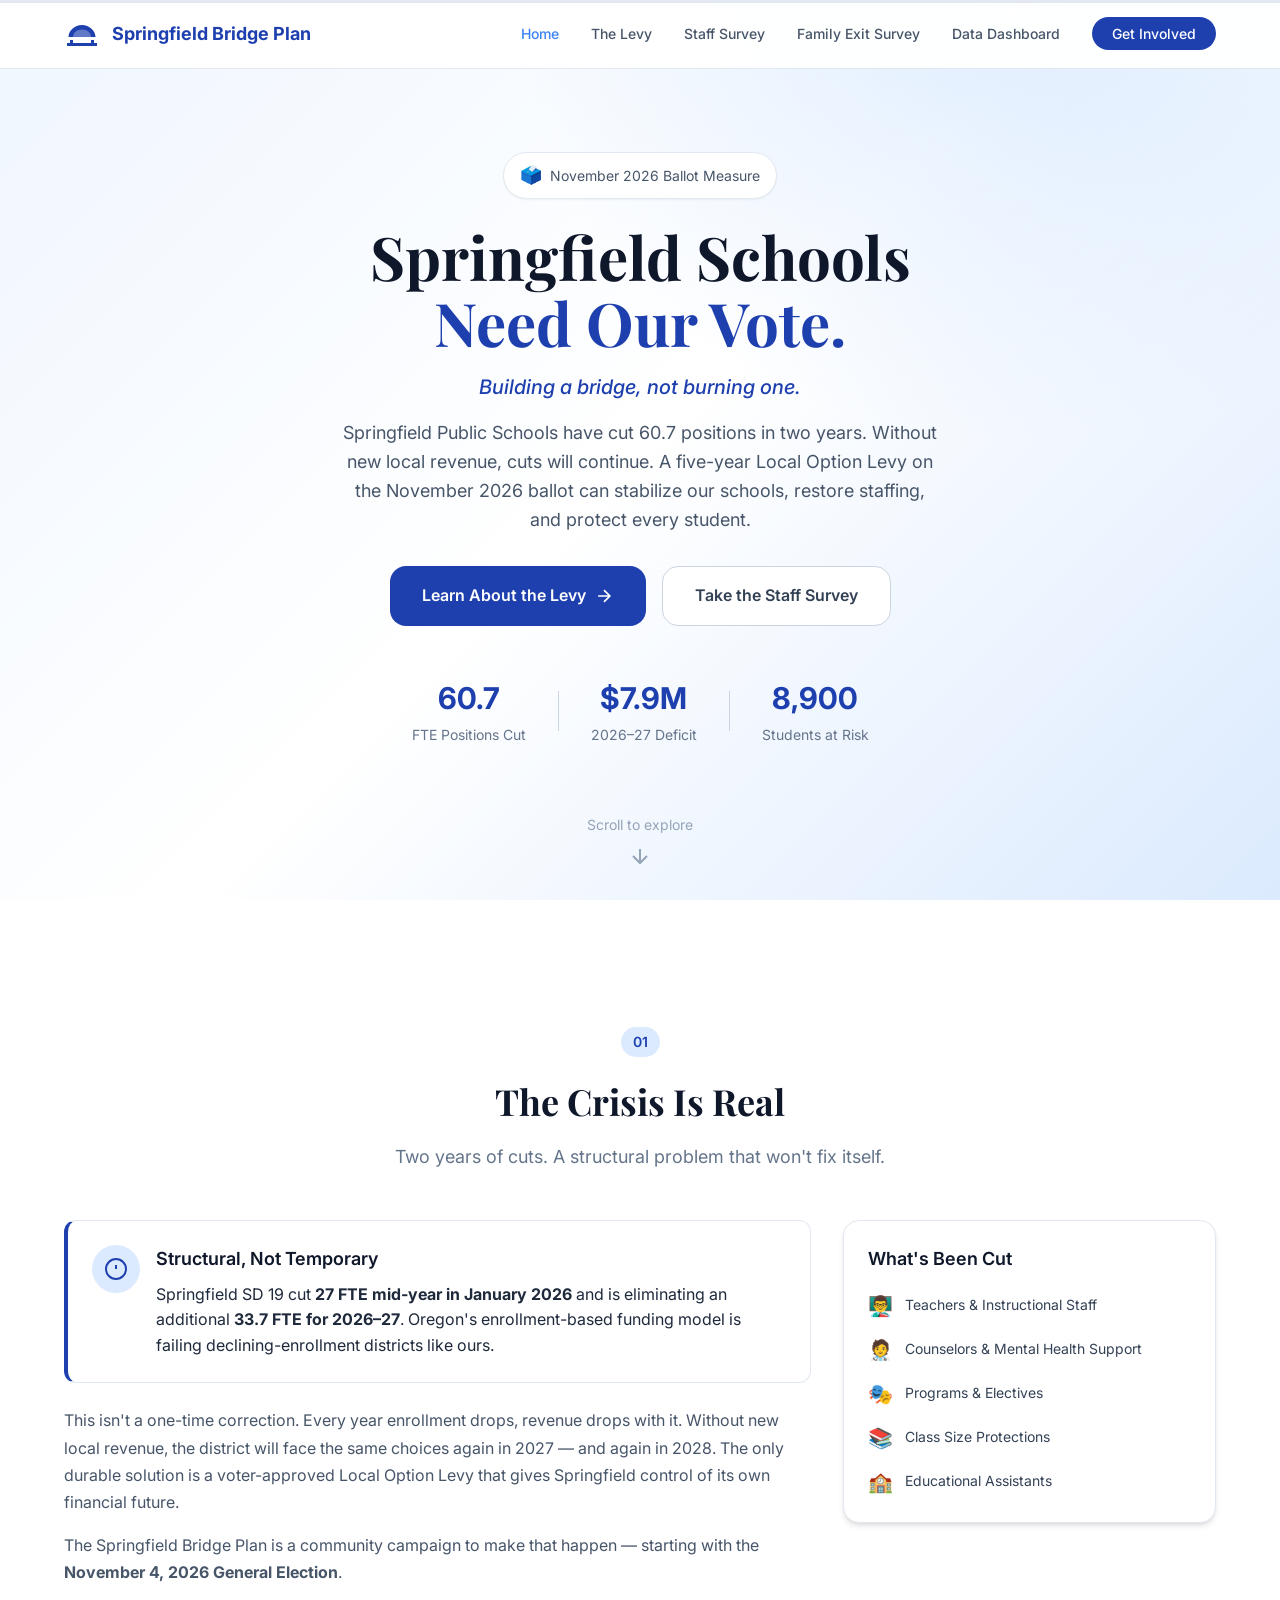
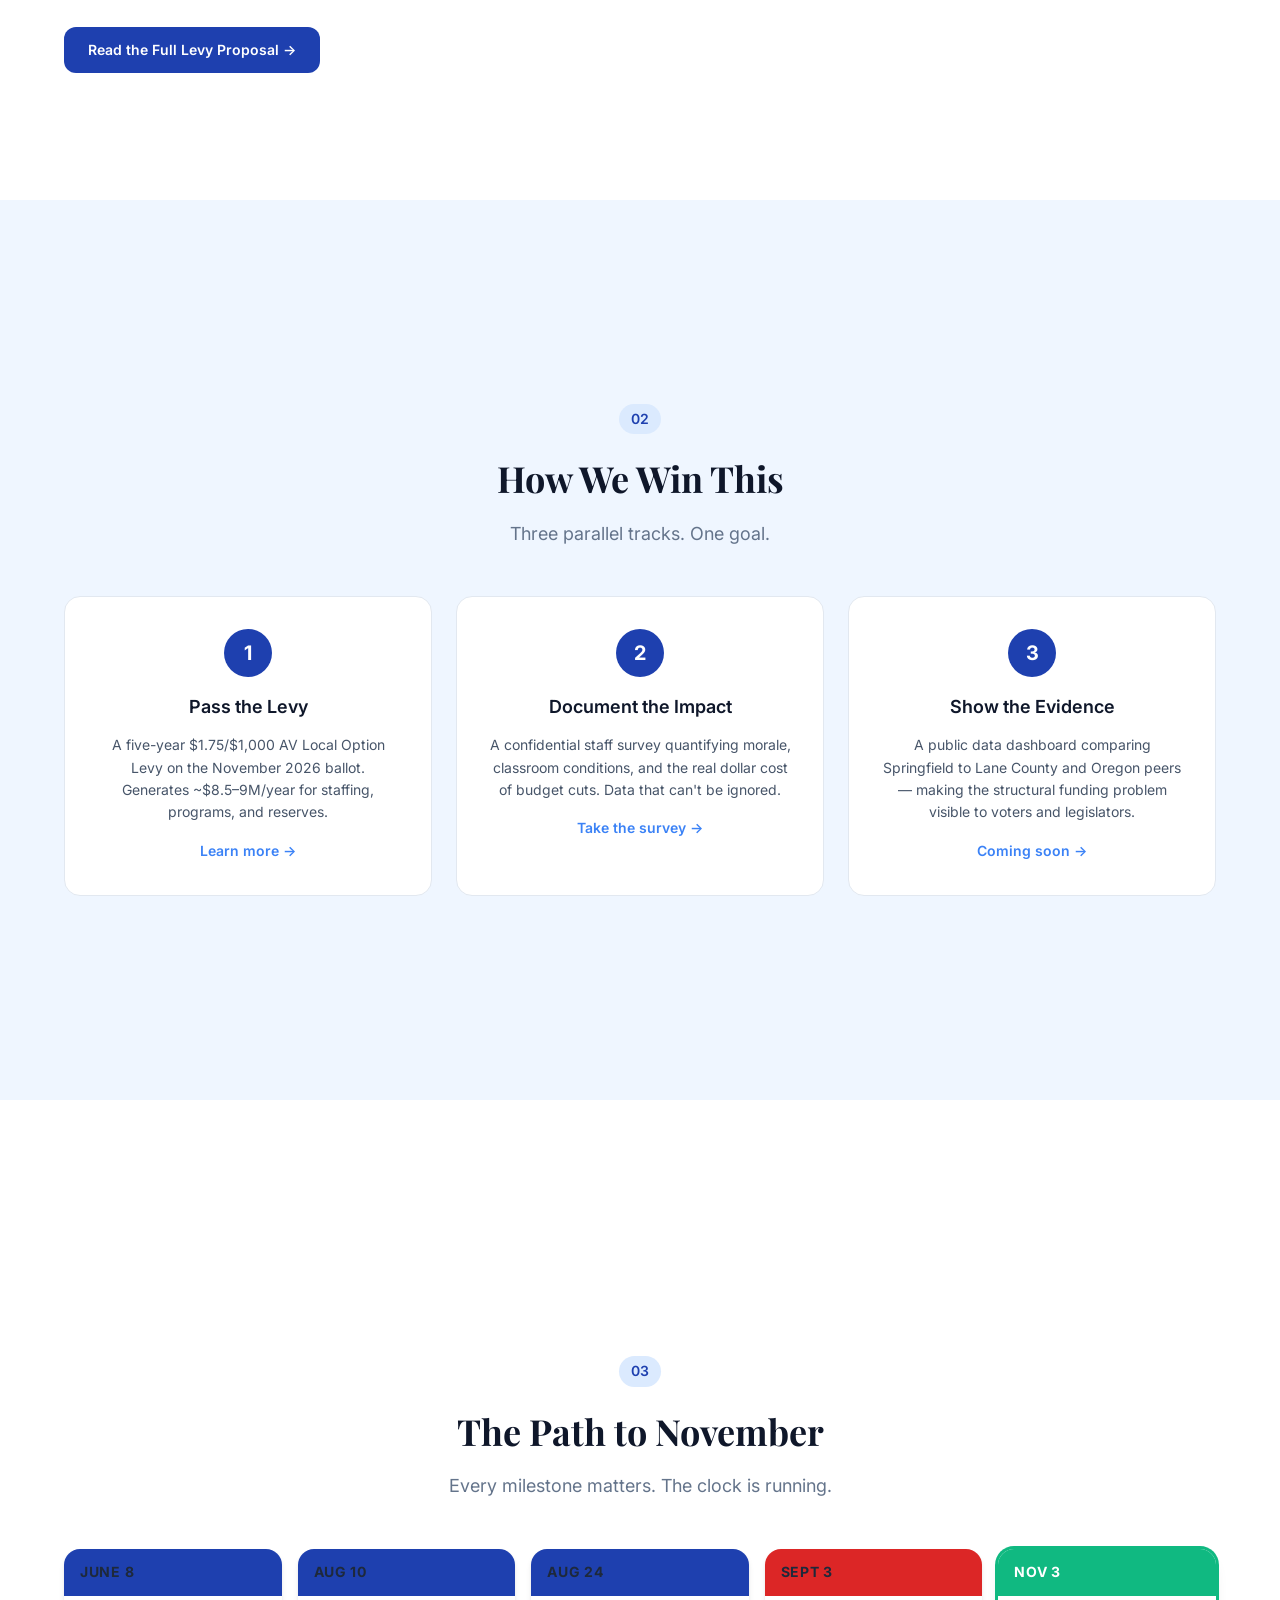
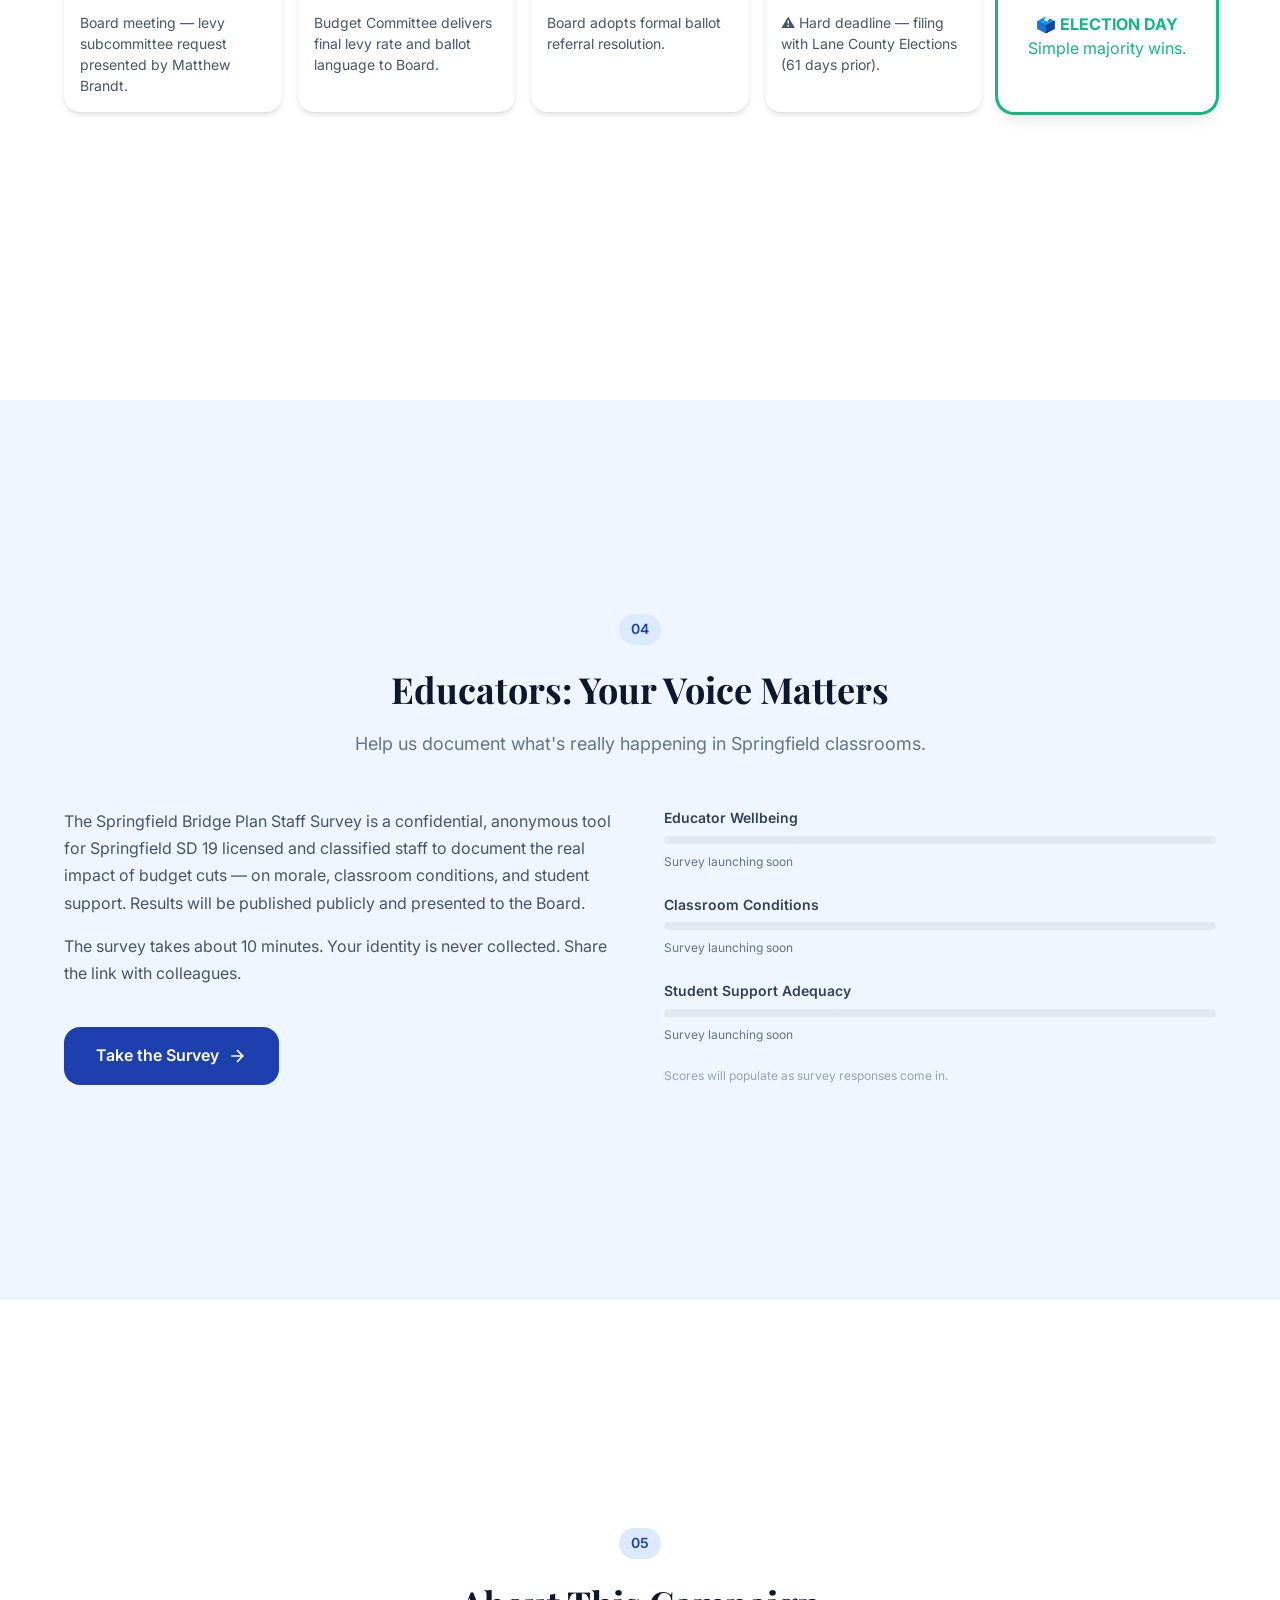
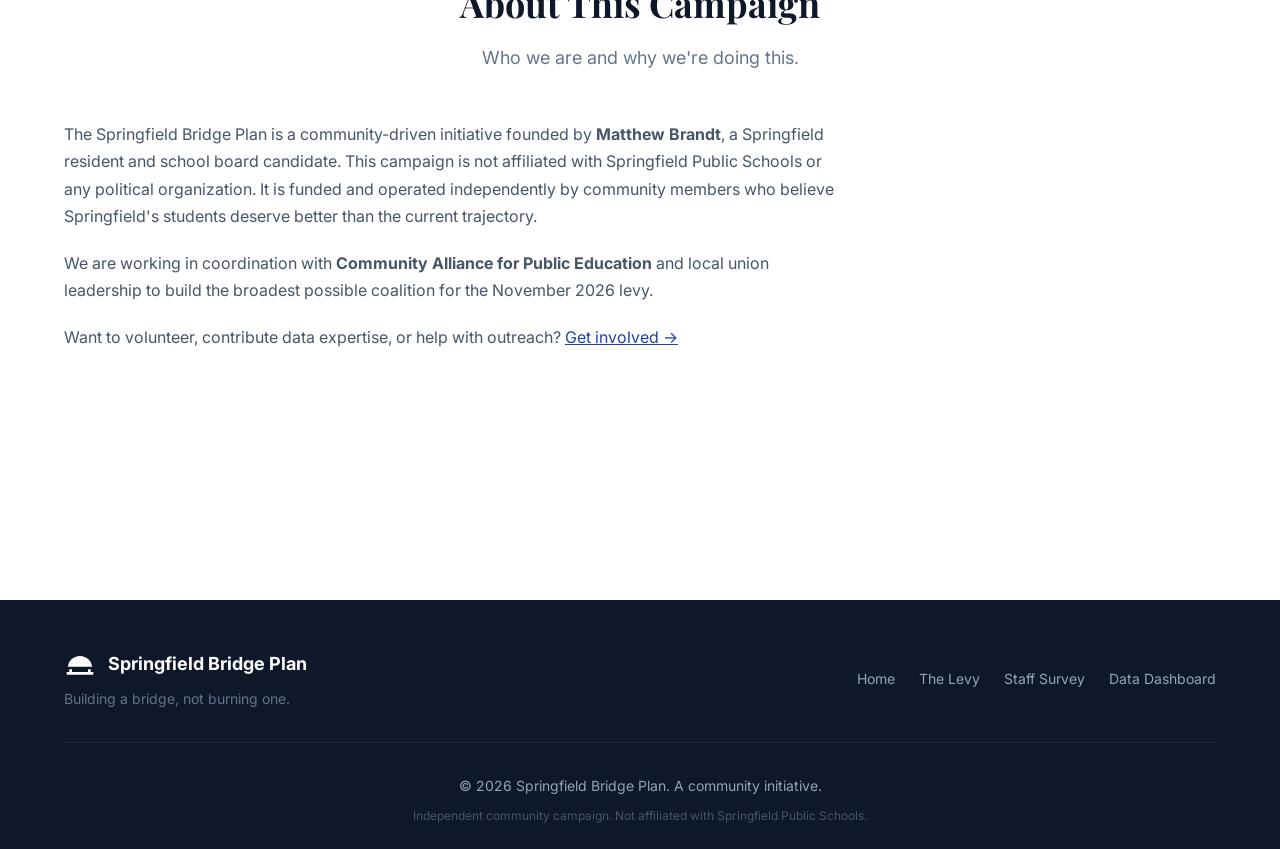
<file: index.html>
<!DOCTYPE html>
<html lang="en">
<head>
    <meta charset="UTF-8">
    <meta name="viewport" content="width=device-width, initial-scale=1.0">
    <meta name="description" content="Springfield Bridge Plan — A community campaign to pass a Local Option Levy for Springfield Public Schools in November 2026.">
    <title>Springfield Bridge Plan | Vote Yes — November 2026 Levy</title>
    <link rel="preconnect" href="https://fonts.googleapis.com">
    <link rel="preconnect" href="https://fonts.gstatic.com" crossorigin>
    <link href="https://fonts.googleapis.com/css2?family=Inter:wght@400;500;600;700;800&family=Playfair+Display:wght@700&display=swap" rel="stylesheet">
    <link rel="stylesheet" href="css/styles.css">
    <link rel="stylesheet" href="css/site.css">
    <link rel="icon" type="image/svg+xml" href="assets/favicon.svg">
</head>
<body>

    <a href="#main-content" class="skip-link">Skip to main content</a>

    <!-- Navigation -->
    <nav class="navbar" role="navigation" aria-label="Main navigation">
        <div class="nav-container">
            <a href="index.html" class="nav-logo" aria-label="Springfield Bridge Plan Home">
                <svg class="logo-icon" viewBox="0 0 48 48" aria-hidden="true">
                    <path d="M4 36h40v4H4zM8 32h4v4H8zM36 32h4v4h-4zM6 28c0-8 8-16 18-16s18 8 18 16H6z" fill="currentColor"/>
                    <path d="M12 28c0-5.5 5-10 12-10s12 4.5 12 10H12z" fill="white" opacity="0.3"/>
                </svg>
                <span class="logo-text">Springfield Bridge Plan</span>
            </a>
            <button class="nav-toggle" aria-expanded="false" aria-controls="nav-menu" aria-label="Toggle navigation menu">
                <span class="hamburger"></span>
            </button>
            <ul class="nav-menu" id="nav-menu">
                <li><a href="index.html" class="nav-active">Home</a></li>
                <li><a href="levy.html">The Levy</a></li>
                <li><a href="survey.html">Staff Survey</a></li>
                <li><a href="exit-survey.html">Family Exit Survey</a></li>
                <li><a href="dashboard.html">Data Dashboard</a></li>
                <li><a href="levy.html#get-involved" class="nav-cta">Get Involved</a></li>
            </ul>
        </div>
    </nav>

    <div class="progress-bar" role="progressbar" aria-valuenow="0" aria-valuemin="0" aria-valuemax="100">
        <div class="progress-fill"></div>
    </div>

    <main id="main-content">

        <!-- Hero -->
        <section class="section hero">
            <div class="hero-background"><div class="hero-gradient"></div></div>
            <div class="container hero-content">
                <div class="hero-badge">
                    <span class="badge-icon">🗳️</span>
                    <span>November 2026 Ballot Measure</span>
                </div>
                <h1 class="hero-title">
                    <span class="title-line">Springfield Schools</span>
                    <span class="title-line accent">Need Our Vote.</span>
                </h1>
                <p class="hero-subtitle">Building a bridge, not burning one.</p>
                <p class="hero-description">
                    Springfield Public Schools have cut 60.7 positions in two years. Without new local revenue, cuts will continue. A five-year Local Option Levy on the November 2026 ballot can stabilize our schools, restore staffing, and protect every student.
                </p>
                <div class="hero-actions">
                    <a href="levy.html" class="btn btn-primary btn-large">
                        <span>Learn About the Levy</span>
                        <svg class="btn-icon" viewBox="0 0 24 24" aria-hidden="true"><path d="M5 12h14M12 5l7 7-7 7" stroke="currentColor" stroke-width="2" fill="none"/></svg>
                    </a>
                    <a href="survey.html" class="btn btn-secondary btn-large">Take the Staff Survey</a>
                </div>
                <div class="hero-stats">
                    <div class="stat">
                        <span class="stat-number">60.7</span>
                        <span class="stat-label">FTE Positions Cut</span>
                    </div>
                    <div class="stat-divider"></div>
                    <div class="stat">
                        <span class="stat-number">$7.9M</span>
                        <span class="stat-label">2026–27 Deficit</span>
                    </div>
                    <div class="stat-divider"></div>
                    <div class="stat">
                        <span class="stat-number">8,900</span>
                        <span class="stat-label">Students at Risk</span>
                    </div>
                </div>
            </div>
            <div class="scroll-indicator" aria-hidden="true">
                <span>Scroll to explore</span>
                <svg viewBox="0 0 24 24"><path d="M12 5v14M5 12l7 7 7-7" stroke="currentColor" stroke-width="2" fill="none"/></svg>
            </div>
        </section>

        <!-- Crisis Summary -->
        <section class="section">
            <div class="container">
                <div class="section-header">
                    <span class="section-number">01</span>
                    <h2 class="section-title">The Crisis Is Real</h2>
                    <p class="section-subtitle">Two years of cuts. A structural problem that won't fix itself.</p>
                </div>
                <div class="content-grid">
                    <div class="content-main">
                        <div class="highlight-box">
                            <div class="highlight-icon">
                                <svg viewBox="0 0 24 24" aria-hidden="true"><circle cx="12" cy="12" r="10" stroke="currentColor" stroke-width="2" fill="none"/><path d="M12 8v4M12 16h.01" stroke="currentColor" stroke-width="2" fill="none"/></svg>
                            </div>
                            <div class="highlight-content">
                                <h3>Structural, Not Temporary</h3>
                                <p>Springfield SD 19 cut <strong>27 FTE mid-year in January 2026</strong> and is eliminating an additional <strong>33.7 FTE for 2026–27</strong>. Oregon's enrollment-based funding model is failing declining-enrollment districts like ours.</p>
                            </div>
                        </div>
                        <p class="body-text">This isn't a one-time correction. Every year enrollment drops, revenue drops with it. Without new local revenue, the district will face the same choices again in 2027 — and again in 2028. The only durable solution is a voter-approved Local Option Levy that gives Springfield control of its own financial future.</p>
                        <p class="body-text">The Springfield Bridge Plan is a community campaign to make that happen — starting with the <strong>November 4, 2026 General Election</strong>.</p>
                        <a href="levy.html" class="btn btn-primary" style="margin-top:1.5rem; display:inline-flex;">Read the Full Levy Proposal →</a>
                    </div>
                    <div class="content-sidebar">
                        <div class="impact-card">
                            <h4>What's Been Cut</h4>
                            <ul class="impact-list">
                                <li><span class="impact-icon">👨‍🏫</span><span>Teachers & Instructional Staff</span></li>
                                <li><span class="impact-icon">🧑‍⚕️</span><span>Counselors & Mental Health Support</span></li>
                                <li><span class="impact-icon">🎭</span><span>Programs & Electives</span></li>
                                <li><span class="impact-icon">📚</span><span>Class Size Protections</span></li>
                                <li><span class="impact-icon">🏫</span><span>Educational Assistants</span></li>
                            </ul>
                        </div>
                    </div>
                </div>
            </div>
        </section>

        <!-- Three Pillars -->
        <section class="section section-alt">
            <div class="container">
                <div class="section-header">
                    <span class="section-number">02</span>
                    <h2 class="section-title">How We Win This</h2>
                    <p class="section-subtitle">Three parallel tracks. One goal.</p>
                </div>
                <div class="pillars-grid">
                    <a href="levy.html" class="pillar-card pillar-link">
                        <div class="pillar-number">1</div>
                        <h3>Pass the Levy</h3>
                        <p>A five-year $1.75/$1,000 AV Local Option Levy on the November 2026 ballot. Generates ~$8.5–9M/year for staffing, programs, and reserves.</p>
                        <span class="pillar-cta">Learn more →</span>
                    </a>
                    <a href="survey.html" class="pillar-card pillar-link">
                        <div class="pillar-number">2</div>
                        <h3>Document the Impact</h3>
                        <p>A confidential staff survey quantifying morale, classroom conditions, and the real dollar cost of budget cuts. Data that can't be ignored.</p>
                        <span class="pillar-cta">Take the survey →</span>
                    </a>
                    <a href="dashboard.html" class="pillar-card pillar-link">
                        <div class="pillar-number">3</div>
                        <h3>Show the Evidence</h3>
                        <p>A public data dashboard comparing Springfield to Lane County and Oregon peers — making the structural funding problem visible to voters and legislators.</p>
                        <span class="pillar-cta">Coming soon →</span>
                    </a>
                </div>
            </div>
        </section>

        <!-- Ballot Timeline -->
        <section class="section">
            <div class="container">
                <div class="section-header">
                    <span class="section-number">03</span>
                    <h2 class="section-title">The Path to November</h2>
                    <p class="section-subtitle">Every milestone matters. The clock is running.</p>
                </div>
                <div class="timeline-horizontal">
                    <div class="timeline-month">
                        <div class="month-header" style="background:var(--color-primary)">JUNE 8</div>
                        <div class="month-content"><p>Board meeting — levy subcommittee request presented by Matthew Brandt.</p></div>
                    </div>
                    <div class="timeline-month">
                        <div class="month-header" style="background:var(--color-primary)">AUG 10</div>
                        <div class="month-content"><p>Budget Committee delivers final levy rate and ballot language to Board.</p></div>
                    </div>
                    <div class="timeline-month">
                        <div class="month-header" style="background:var(--color-primary)">AUG 24</div>
                        <div class="month-content"><p>Board adopts formal ballot referral resolution.</p></div>
                    </div>
                    <div class="timeline-month">
                        <div class="month-header" style="background:#dc2626">SEPT 3</div>
                        <div class="month-content"><p>⚠️ Hard deadline — filing with Lane County Elections (61 days prior).</p></div>
                    </div>
                    <div class="timeline-month highlight-month">
                        <div class="month-header may" style="background:var(--color-success)">NOV 3</div>
                        <div class="month-content"><p class="levy-day">🗳️ <strong>ELECTION DAY</strong><br>Simple majority wins.</p></div>
                    </div>
                </div>
            </div>
        </section>

        <!-- Survey CTA -->
        <section class="section section-alt">
            <div class="container">
                <div class="section-header">
                    <span class="section-number">04</span>
                    <h2 class="section-title">Educators: Your Voice Matters</h2>
                    <p class="section-subtitle">Help us document what's really happening in Springfield classrooms.</p>
                </div>
                <div class="survey-cta-block">
                    <div class="survey-cta-text">
                        <p class="body-text">The Springfield Bridge Plan Staff Survey is a confidential, anonymous tool for Springfield SD 19 licensed and classified staff to document the real impact of budget cuts — on morale, classroom conditions, and student support. Results will be published publicly and presented to the Board.</p>
                        <p class="body-text">The survey takes about 10 minutes. Your identity is never collected. Share the link with colleagues.</p>
                        <a href="survey.html" class="btn btn-primary btn-large" style="margin-top:1.5rem; display:inline-flex;">
                            <span>Take the Survey</span>
                            <svg class="btn-icon" viewBox="0 0 24 24" aria-hidden="true"><path d="M5 12h14M12 5l7 7-7 7" stroke="currentColor" stroke-width="2" fill="none"/></svg>
                        </a>
                    </div>
                    <div class="survey-cta-scores">
                        <div class="score-preview">
                            <span class="score-label">Educator Wellbeing</span>
                            <div class="score-bar"><div class="score-fill" style="width:0%" data-target="45"></div></div>
                            <span class="score-val">Survey launching soon</span>
                        </div>
                        <div class="score-preview">
                            <span class="score-label">Classroom Conditions</span>
                            <div class="score-bar"><div class="score-fill" style="width:0%" data-target="38"></div></div>
                            <span class="score-val">Survey launching soon</span>
                        </div>
                        <div class="score-preview">
                            <span class="score-label">Student Support Adequacy</span>
                            <div class="score-bar"><div class="score-fill" style="width:0%" data-target="41"></div></div>
                            <span class="score-val">Survey launching soon</span>
                        </div>
                        <p class="score-note">Scores will populate as survey responses come in.</p>
                    </div>
                </div>
            </div>
        </section>

        <!-- About -->
        <section class="section">
            <div class="container">
                <div class="section-header">
                    <span class="section-number">05</span>
                    <h2 class="section-title">About This Campaign</h2>
                    <p class="section-subtitle">Who we are and why we're doing this.</p>
                </div>
                <div class="about-block">
                    <p class="body-text">The Springfield Bridge Plan is a community-driven initiative founded by <strong>Matthew Brandt</strong>, a Springfield resident and school board candidate. This campaign is not affiliated with Springfield Public Schools or any political organization. It is funded and operated independently by community members who believe Springfield's students deserve better than the current trajectory.</p>
                    <p class="body-text">We are working in coordination with <strong>Community Alliance for Public Education</strong> and local union leadership to build the broadest possible coalition for the November 2026 levy.</p>
                    <p class="body-text">Want to volunteer, contribute data expertise, or help with outreach? <a href="levy.html#get-involved" style="color:var(--color-primary); text-decoration:underline;">Get involved →</a></p>
                </div>
            </div>
        </section>

    </main>

    <footer class="footer">
        <div class="container">
            <div class="footer-content">
                <div class="footer-brand">
                    <div class="footer-logo">
                        <svg class="logo-icon" viewBox="0 0 48 48" aria-hidden="true"><path d="M4 36h40v4H4zM8 32h4v4H8zM36 32h4v4h-4zM6 28c0-8 8-16 18-16s18 8 18 16H6z" fill="currentColor"/></svg>
                        <span>Springfield Bridge Plan</span>
                    </div>
                    <p class="footer-tagline">Building a bridge, not burning one.</p>
                </div>
                <div class="footer-links">
                    <a href="index.html">Home</a>
                    <a href="levy.html">The Levy</a>
                    <a href="survey.html">Staff Survey</a>
                    <a href="dashboard.html">Data Dashboard</a>
                </div>
            </div>
            <div class="footer-bottom">
                <p>&copy; 2026 Springfield Bridge Plan. A community initiative.</p>
                <p class="footer-note">Independent community campaign. Not affiliated with Springfield Public Schools.</p>
            </div>
        </div>
    </footer>

    <script src="js/site.js"></script>
</body>
</html>
</file>
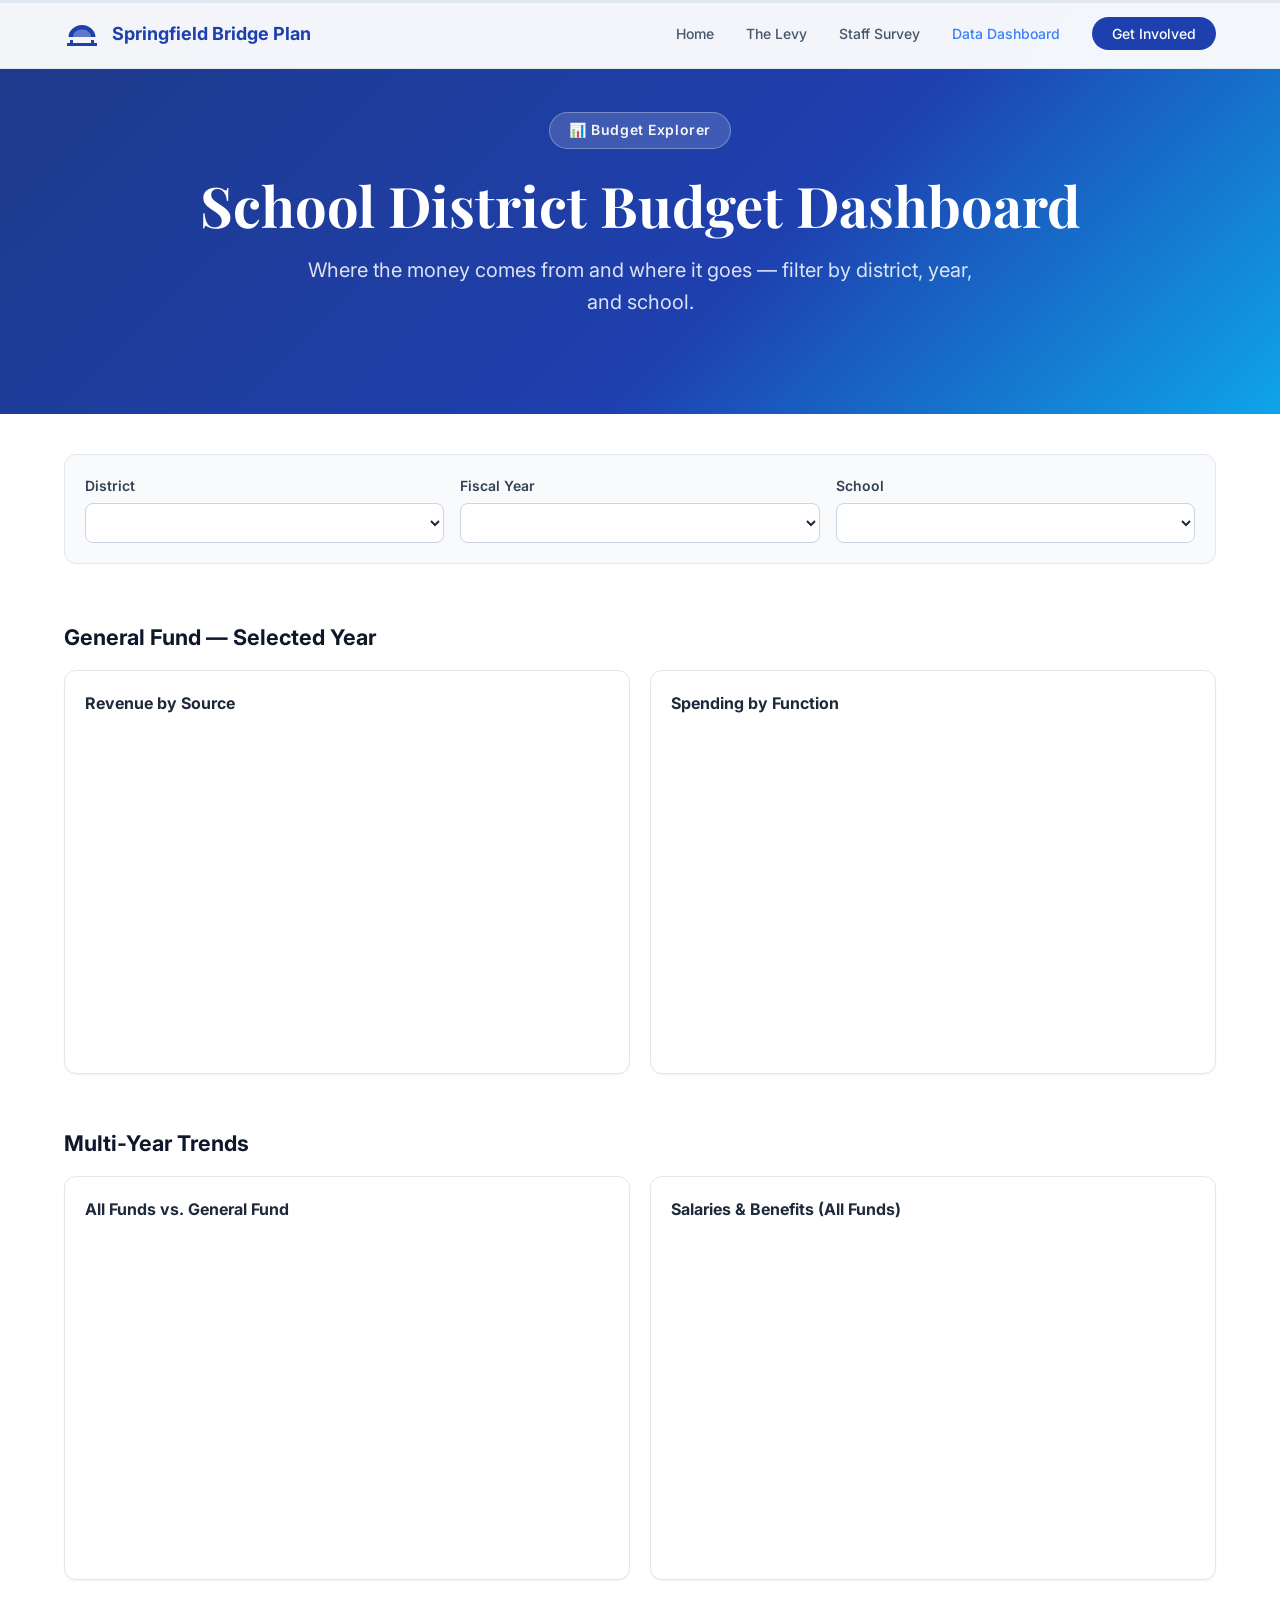
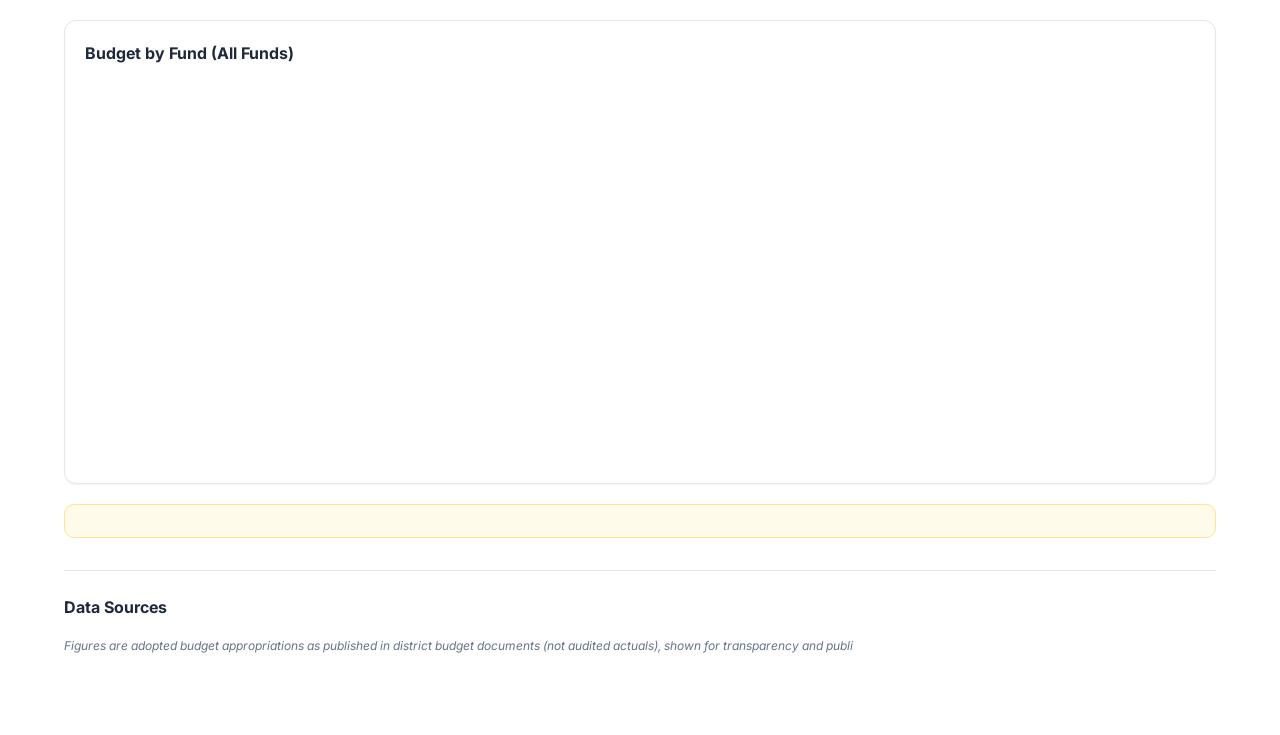
<file: dashboard.html>
<!DOCTYPE html>
<html lang="en">
<head>
    <meta charset="UTF-8">
    <meta name="viewport" content="width=device-width, initial-scale=1.0">
    <meta name="description" content="Springfield Bridge Plan Data Dashboard — Oregon education financial transparency.">
    <title>Data Dashboard | Springfield Bridge Plan</title>
    <link rel="preconnect" href="https://fonts.googleapis.com">
    <link rel="preconnect" href="https://fonts.gstatic.com" crossorigin>
    <link href="https://fonts.googleapis.com/css2?family=Inter:wght@400;500;600;700;800&family=Playfair+Display:wght@700&display=swap" rel="stylesheet">
    <link rel="stylesheet" href="css/styles.css">
    <link rel="stylesheet" href="css/site.css">
    <link rel="icon" type="image/svg+xml" href="assets/favicon.svg">
</head>
<body>
    <a href="#main-content" class="skip-link">Skip to main content</a>
    <nav class="navbar" role="navigation" aria-label="Main navigation">
        <div class="nav-container">
            <a href="index.html" class="nav-logo">
                <svg class="logo-icon" viewBox="0 0 48 48" aria-hidden="true"><path d="M4 36h40v4H4zM8 32h4v4H8zM36 32h4v4h-4zM6 28c0-8 8-16 18-16s18 8 18 16H6z" fill="currentColor"/><path d="M12 28c0-5.5 5-10 12-10s12 4.5 12 10H12z" fill="white" opacity="0.3"/></svg>
                <span class="logo-text">Springfield Bridge Plan</span>
            </a>
            <button class="nav-toggle" aria-expanded="false" aria-controls="nav-menu" aria-label="Toggle navigation">
                <span class="hamburger"></span>
            </button>
            <ul class="nav-menu" id="nav-menu">
                <li><a href="index.html">Home</a></li>
                <li><a href="levy.html">The Levy</a></li>
                <li><a href="survey.html">Staff Survey</a></li>
                <li><a href="dashboard.html" class="nav-active">Data Dashboard</a></li>
                <li><a href="levy.html#get-involved" class="nav-cta">Get Involved</a></li>
            </ul>
        </div>
    </nav>
    <div class="progress-bar"><div class="progress-fill"></div></div>
    <main id="main-content">
        <section class="page-hero">
            <div class="container">
                <div class="page-hero-badge">📊 Budget Explorer</div>
                <h1 class="page-hero-title">School District Budget Dashboard</h1>
                <p class="page-hero-subtitle">Where the money comes from and where it goes — filter by district, year, and school.</p>
            </div>
        </section>

        <section class="section dash-section">
            <div class="container">

                <!-- Controls -->
                <div class="dash-controls">
                    <div class="dash-field">
                        <label for="districtSelect">District</label>
                        <select id="districtSelect"></select>
                    </div>
                    <div class="dash-field">
                        <label for="yearSelect">Fiscal Year</label>
                        <select id="yearSelect"></select>
                    </div>
                    <div class="dash-field">
                        <label for="schoolSelect">School</label>
                        <select id="schoolSelect"></select>
                    </div>
                </div>

                <p id="freshTag" class="dash-fresh"></p>

                <!-- KPI tiles -->
                <div id="kpiRow" class="kpi-row"></div>

                <div id="schoolNote" class="dash-callout" style="display:none;"></div>

                <!-- General Fund this year -->
                <h2 class="dash-h2">General Fund — Selected Year</h2>
                <div class="dash-grid-2">
                    <div class="dash-card">
                        <h3>Revenue by Source</h3>
                        <div class="chart-box"><canvas id="revChart"></canvas></div>
                    </div>
                    <div class="dash-card">
                        <h3>Spending by Function</h3>
                        <div class="chart-box"><canvas id="expChart"></canvas></div>
                    </div>
                </div>

                <!-- Multi-year -->
                <h2 class="dash-h2">Multi-Year Trends</h2>
                <div class="dash-grid-2">
                    <div class="dash-card">
                        <h3>All Funds vs. General Fund</h3>
                        <div class="chart-box"><canvas id="trendChart"></canvas></div>
                    </div>
                    <div class="dash-card">
                        <h3>Salaries &amp; Benefits (All Funds)</h3>
                        <div class="chart-box"><canvas id="salbenChart"></canvas></div>
                    </div>
                </div>
                <div class="dash-card">
                    <h3>Budget by Fund (All Funds)</h3>
                    <div class="chart-box chart-box-wide"><canvas id="fundChart"></canvas></div>
                </div>

                <div id="fy2627Note" class="dash-callout dash-callout-warn"></div>

                <div class="dash-sources">
                    <h3>Data Sources</h3>
                    <ul id="sourceList"></ul>
                    <p class="dash-disclaimer">Figures are adopted budget appropriations as published in district budget documents (not audited actuals), shown for transparency and publi
</file>
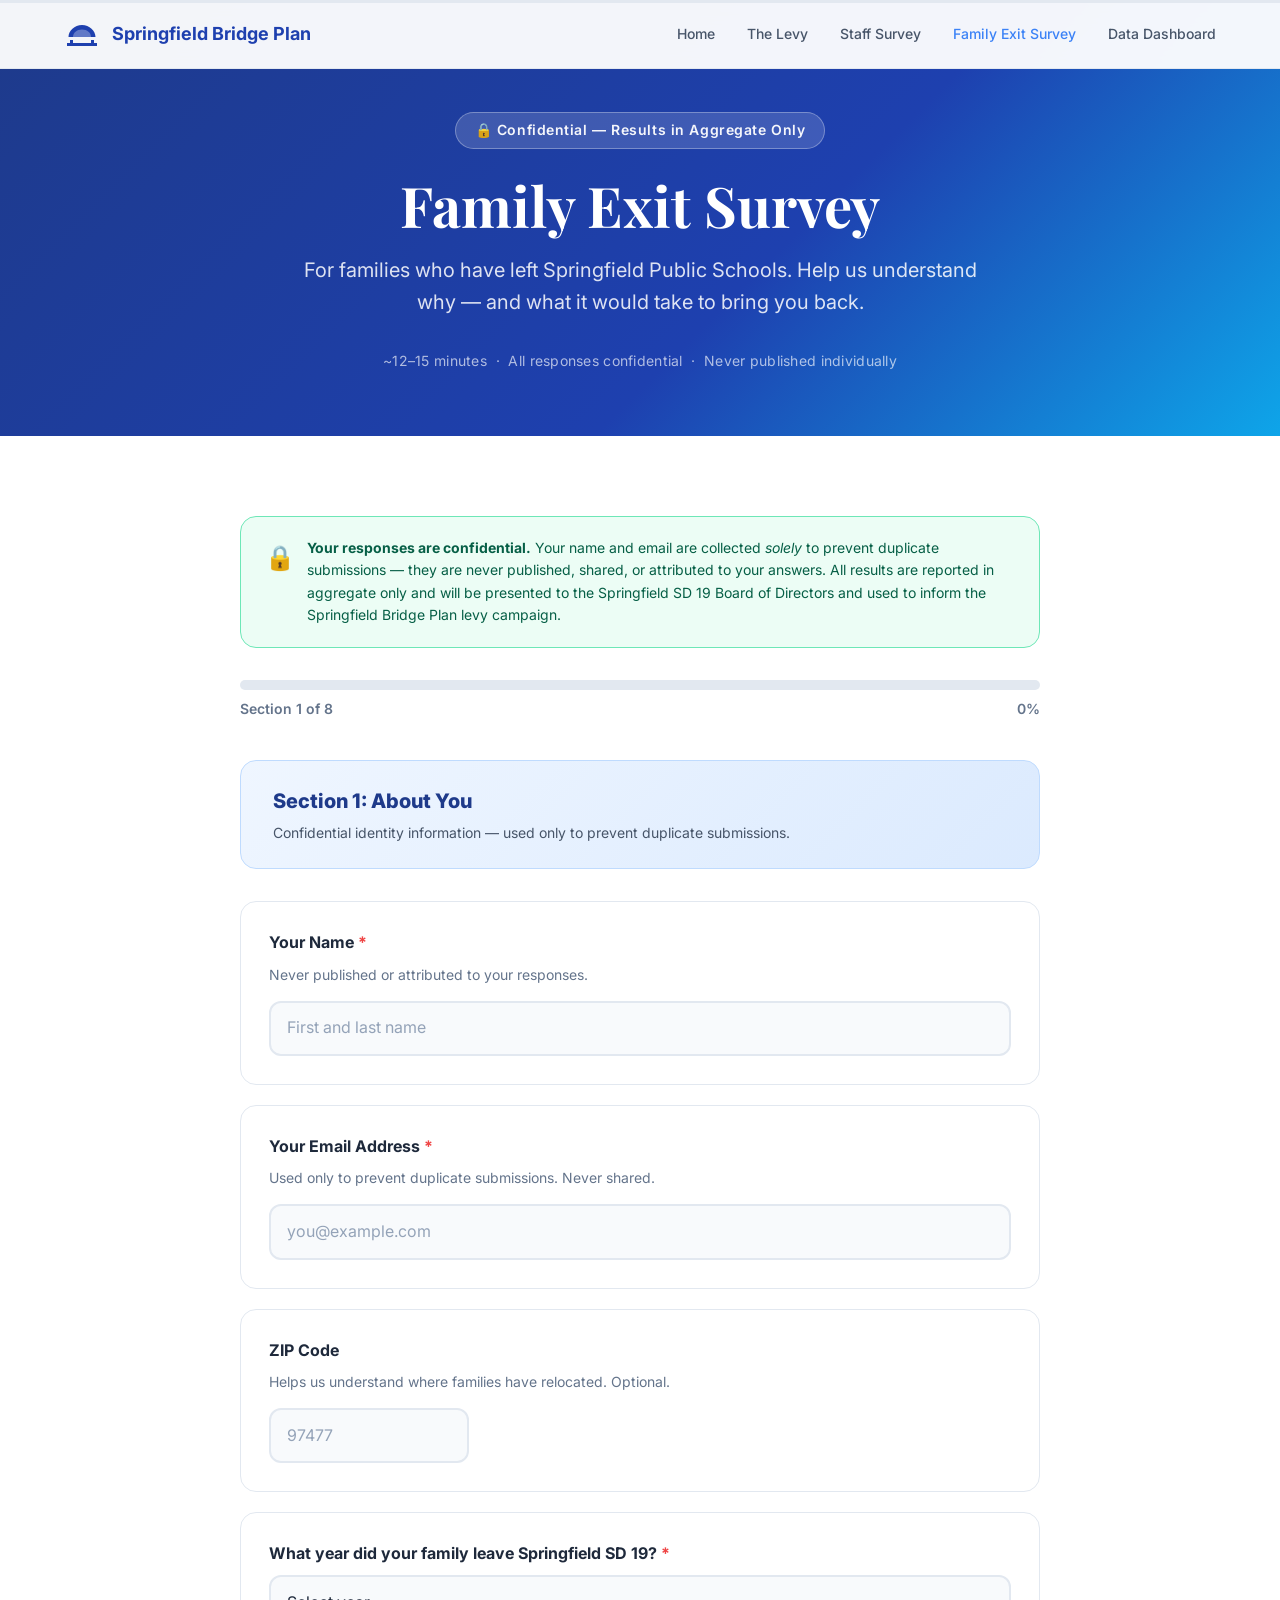
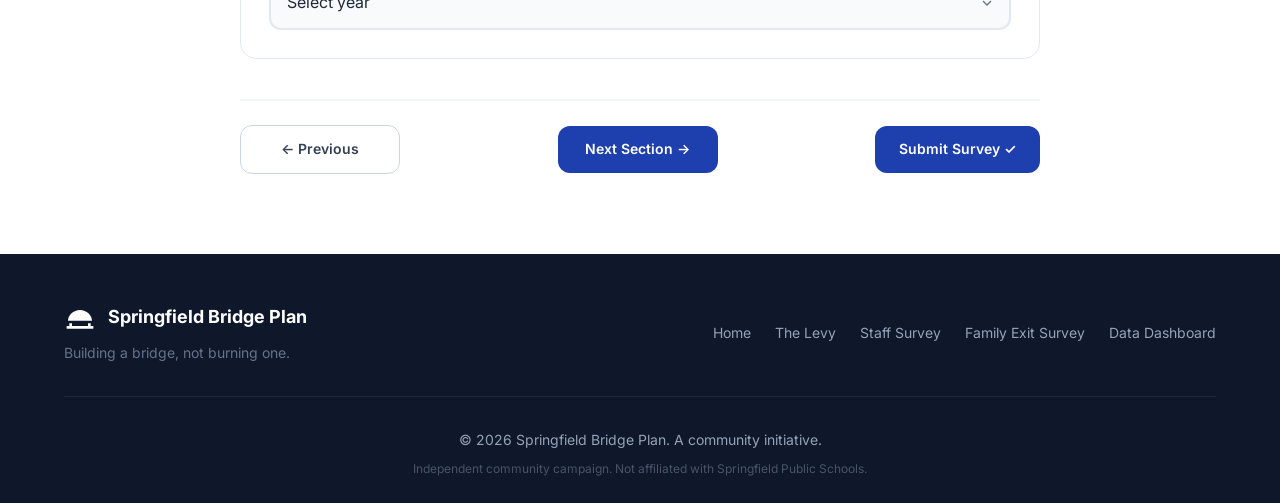
<file: exit-survey.html>
<!DOCTYPE html>
<html lang="en">
<head>
    <meta charset="UTF-8">
    <meta name="viewport" content="width=device-width, initial-scale=1.0">
    <meta name="description" content="Springfield SD 19 Family Exit Survey — confidential feedback from families who have left the district.">
    <title>Family Exit Survey | Springfield Bridge Plan</title>
    <link rel="preconnect" href="https://fonts.googleapis.com">
    <link rel="preconnect" href="https://fonts.gstatic.com" crossorigin>
    <link href="https://fonts.googleapis.com/css2?family=Inter:wght@400;500;600;700;800&family=Playfair+Display:wght@700&display=swap" rel="stylesheet">
    <link rel="stylesheet" href="css/styles.css">
    <link rel="stylesheet" href="css/site.css">
    <link rel="stylesheet" href="css/exit-survey.css">
    <link rel="icon" type="image/svg+xml" href="assets/favicon.svg">
</head>
<body>
    <a href="#main-content" class="skip-link">Skip to main content</a>
    <nav class="navbar" role="navigation" aria-label="Main navigation">
        <div class="nav-container">
            <a href="index.html" class="nav-logo">
                <svg class="logo-icon" viewBox="0 0 48 48" aria-hidden="true"><path d="M4 36h40v4H4zM8 32h4v4H8zM36 32h4v4h-4zM6 28c0-8 8-16 18-16s18 8 18 16H6z" fill="currentColor"/><path d="M12 28c0-5.5 5-10 12-10s12 4.5 12 10H12z" fill="white" opacity="0.3"/></svg>
                <span class="logo-text">Springfield Bridge Plan</span>
            </a>
            <button class="nav-toggle" aria-expanded="false" aria-controls="nav-menu" aria-label="Toggle navigation">
                <span class="hamburger"></span>
            </button>
            <ul class="nav-menu" id="nav-menu">
                <li><a href="index.html">Home</a></li>
                <li><a href="levy.html">The Levy</a></li>
                <li><a href="survey.html">Staff Survey</a></li>
                <li><a href="exit-survey.html" class="nav-active">Family Exit Survey</a></li>
                <li><a href="dashboard.html">Data Dashboard</a></li>
            </ul>
        </div>
    </nav>
    <div class="progress-bar"><div class="progress-fill"></div></div>

    <main id="main-content">
        <section class="page-hero">
            <div class="container">
                <div class="page-hero-badge">🔒 Confidential — Results in Aggregate Only</div>
                <h1 class="page-hero-title">Family Exit Survey</h1>
                <p class="page-hero-subtitle">For families who have left Springfield Public Schools. Help us understand why — and what it would take to bring you back.</p>
                <div class="page-hero-meta">~12–15 minutes &nbsp;·&nbsp; All responses confidential &nbsp;·&nbsp; Never published individually</div>
            </div>
        </section>

        <section class="section">
            <div class="container">
                <div class="survey-wrapper">

                    <div class="anon-notice">
                        <span class="anon-notice-icon">🔒</span>
                        <div>
                            <strong>Your responses are confidential.</strong> Your name and email are collected <em>solely</em> to prevent duplicate submissions — they are never published, shared, or attributed to your answers. All results are reported in aggregate only and will be presented to the Springfield SD 19 Board of Directors and used to inform the Springfield Bridge Plan levy campaign.
                        </div>
                    </div>

                    <div class="survey-progress">
                        <div class="survey-progress-bar">
                            <div class="survey-progress-fill" id="exit-progress-fill" style="width:0%"></div>
                        </div>
                        <div class="survey-progress-text">
                            <span id="exit-progress-text">Section 1 of 8</span>
                            <span id="exit-progress-pct">0%</span>
                        </div>
                    </div>

                    <form id="exit-survey-form" novalidate>

                        <!-- ══ SECTION 1: ABOUT YOU ══════════════════════════ -->
                        <div class="survey-step" data-step="1">
                            <div class="survey-section-header">
                                <h3>Section 1: About You</h3>
                                <p>Confidential identity information — used only to prevent duplicate submissions.</p>
                            </div>

                            <div class="survey-question">
                                <label class="q-label">Your Name <span class="required">*</span></label>
                                <p class="q-hint">Never published or attributed to your responses.</p>
                                <input type="text" name="respondent_name" placeholder="First and last name" autocomplete="name">
                                <span class="q-error">Please enter your name.</span>
                            </div>

                            <div class="survey-question">
                                <label class="q-label">Your Email Address <span class="required">*</span></label>
                                <p class="q-hint">Used only to prevent duplicate submissions. Never shared.</p>
                                <input type="email" name="respondent_email" placeholder="you@example.com" autocomplete="email">
                                <span class="q-error">Please enter a valid email address.</span>
                            </div>

                            <div class="survey-question">
                                <label class="q-label">ZIP Code</label>
                                <p class="q-hint">Helps us understand where families have relocated. Optional.</p>
                                <input type="text" name="respondent_zip" placeholder="97477" maxlength="5" style="max-width:200px">
                            </div>

                            <div class="survey-question">
                                <label class="q-label">What year did your family leave Springfield SD 19? <span class="required">*</span></label>
                                <select name="year_left">
                                    <option value="" disabled selected>Select year</option>
                                    <option value="2026">2026</option>
                                    <option value="2025">2025</option>
                                    <option value="2024">2024</option>
                                    <option value="2023">2023</option>
                                    <option value="2022">2022</option>
                                    <option value="before_2022">Before 2022</option>
                                </select>
                                <span class="q-error">Please select the year you left.</span>
                            </div>
                        </div>

                        <!-- ══ SECTION 2: YOUR STUDENTS ══════════════════════ -->
                        <div class="survey-step" data-step="2" hidden>
                            <div class="survey-section-header">
                                <h3>Section 2: Your Students</h3>
                                <p>Add each child who left Springfield SD 19. Up to 5 students. Each card tracks their grade, school, and experience — including any special education needs.</p>
                            </div>

                            <div id="student-cards-container">
                                <!-- Student cards injected by JS -->
                            </div>

                            <button type="button" id="add-student-btn" class="btn-add-student">
                                <svg viewBox="0 0 24 24" fill="none" stroke="currentColor" stroke-width="2" aria-hidden="true"><circle cx="12" cy="12" r="10"/><path d="M12 8v8M8 12h8"/></svg>
                                Add Another Student
                            </button>
                            <p class="add-student-note" id="student-limit-note" hidden>Maximum of 5 students reached.</p>
                        </div>

                        <!-- ══ SECTION 3: DISTRICT EXPERIENCE ════════════════ -->
                        <div class="survey-step" data-step="3" hidden>
                            <div class="survey-section-header">
                                <h3>Section 3: District-Wide Experience</h3>
                                <p>Rate your family's overall experience with district-level staff and systems. Per-student teacher and aide ratings were collected in Section 2.</p>
                            </div>

                            <div class="survey-question">
                                <label class="q-label">School administration (principal / vice principal)</label>
                                <div class="likert-scale" data-name="rating_school_admin">
                                    <div class="likert-option"><input type="radio" name="rating_school_admin" value="1" id="rsa1"><label for="rsa1"><span class="likert-num">1</span>Very Poor</label></div>
                                    <div class="likert-option"><input type="radio" name="rating_school_admin" value="2" id="rsa2"><label for="rsa2"><span class="likert-num">2</span>Poor</label></div>
                                    <div class="likert-option"><input type="radio" name="rating_school_admin" value="3" id="rsa3"><label for="rsa3"><span class="likert-num">3</span>Neutral</label></div>
                                    <div class="likert-option"><input type="radio" name="rating_school_admin" value="4" id="rsa4"><label for="rsa4"><span class="likert-num">4</span>Good</label></div>
                                    <div class="likert-option"><input type="radio" name="rating_school_admin" value="5" id="rsa5"><label for="rsa5"><span class="likert-num">5</span>Excellent</label></div>
                                </div>
                                <div class="likert-anchors"><span>Very Poor</span><span>Excellent</span></div>
                            </div>

                            <div class="survey-question">
                                <label class="q-label">District administration (superintendent / district office)</label>
                                <div class="likert-scale">
                                    <div class="likert-option"><input type="radio" name="rating_district_admin" value="1" id="rda1"><label for="rda1"><span class="likert-num">1</span>Very Poor</label></div>
                                    <div class="likert-option"><input type="radio" name="rating_district_admin" value="2" id="rda2"><label for="rda2"><span class="likert-num">2</span>Poor</label></div>
                                    <div class="likert-option"><input type="radio" name="rating_district_admin" value="3" id="rda3"><label for="rda3"><span class="likert-num">3</span>Neutral</label></div>
                                    <div class="likert-option"><input type="radio" name="rating_district_admin" value="4" id="rda4"><label for="rda4"><span class="likert-num">4</span>Good</label></div>
                                    <div class="likert-option"><input type="radio" name="rating_district_admin" value="5" id="rda5"><label for="rda5"><span class="likert-num">5</span>Excellent</label></div>
                                </div>
                                <div class="likert-anchors"><span>Very Poor</span><span>Excellent</span></div>
                            </div>

                            <div class="survey-question">
                                <label class="q-label">Curriculum &amp; instructional quality</label>
                                <div class="likert-scale">
                                    <div class="likert-option"><input type="radio" name="rating_curriculum" value="1" id="rc1"><label for="rc1"><span class="likert-num">1</span>Very Poor</label></div>
                                    <div class="likert-option"><input type="radio" name="rating_curriculum" value="2" id="rc2"><label for="rc2"><span class="likert-num">2</span>Poor</label></div>
                                    <div class="likert-option"><input type="radio" name="rating_curriculum" value="3" id="rc3"><label for="rc3"><span class="likert-num">3</span>Neutral</label></div>
                                    <div class="likert-option"><input type="radio" name="rating_curriculum" value="4" id="rc4"><label for="rc4"><span class="likert-num">4</span>Good</label></div>
                                    <div class="likert-option"><input type="radio" name="rating_curriculum" value="5" id="rc5"><label for="rc5"><span class="likert-num">5</span>Excellent</label></div>
                                </div>
                                <div class="likert-anchors"><span>Very Poor</span><span>Excellent</span></div>
                            </div>

                            <div class="survey-question">
                                <label class="q-label">Physical facilities &amp; building conditions</label>
                                <div class="likert-scale">
                                    <div class="likert-option"><input type="radio" name="rating_facilities" value="1" id="rf1"><label for="rf1"><span class="likert-num">1</span>Very Poor</label></div>
                                    <div class="likert-option"><input type="radio" name="rating_facilities" value="2" id="rf2"><label for="rf2"><span class="likert-num">2</span>Poor</label></div>
                                    <div class="likert-option"><input type="radio" name="rating_facilities" value="3" id="rf3"><label for="rf3"><span class="likert-num">3</span>Neutral</label></div>
                                    <div class="likert-option"><input type="radio" name="rating_facilities" value="4" id="rf4"><label for="rf4"><span class="likert-num">4</span>Good</label></div>
                                    <div class="likert-option"><input type="radio" name="rating_facilities" value="5" id="rf5"><label for="rf5"><span class="likert-num">5</span>Excellent</label></div>
                                </div>
                                <div class="likert-anchors"><span>Very Poor</span><span>Excellent</span></div>
                            </div>

                            <div class="survey-question">
                                <label class="q-label">Conflict resolution &amp; discipline process</label>
                                <div class="likert-scale">
                                    <div class="likert-option"><input type="radio" name="rating_conflict" value="1" id="rcr1"><label for="rcr1"><span class="likert-num">1</span>Very Poor</label></div>
                                    <div class="likert-option"><input type="radio" name="rating_conflict" value="2" id="rcr2"><label for="rcr2"><span class="likert-num">2</span>Poor</label></div>
                                    <div class="likert-option"><input type="radio" name="rating_conflict" value="3" id="rcr3"><label for="rcr3"><span class="likert-num">3</span>Neutral</label></div>
                                    <div class="likert-option"><input type="radio" name="rating_conflict" value="4" id="rcr4"><label for="rcr4"><span class="likert-num">4</span>Good</label></div>
                                    <div class="likert-option"><input type="radio" name="rating_conflict" value="5" id="rcr5"><label for="rcr5"><span class="likert-num">5</span>Excellent</label></div>
                                </div>
                                <div class="likert-anchors"><span>Very Poor</span><span>Excellent</span></div>
                            </div>

                            <div class="survey-question">
                                <label class="q-label">Communication from the district (newsletters, meetings, responses to concerns)</label>
                                <div class="likert-scale">
                                    <div class="likert-option"><input type="radio" name="rating_communication" value="1" id="rcom1"><label for="rcom1"><span class="likert-num">1</span>Very Poor</label></div>
                                    <div class="likert-option"><input type="radio" name="rating_communication" value="2" id="rcom2"><label for="rcom2"><span class="likert-num">2</span>Poor</label></div>
                                    <div class="likert-option"><input type="radio" name="rating_communication" value="3" id="rcom3"><label for="rcom3"><span class="likert-num">3</span>Neutral</label></div>
                                    <div class="likert-option"><input type="radio" name="rating_communication" value="4" id="rcom4"><label for="rcom4"><span class="likert-num">4</span>Good</label></div>
                                    <div class="likert-option"><input type="radio" name="rating_communication" value="5" id="rcom5"><label for="rcom5"><span class="likert-num">5</span>Excellent</label></div>
                                </div>
                                <div class="likert-anchors"><span>Very Poor</span><span>Excellent</span></div>
                            </div>

                            <div class="survey-question">
                                <label class="q-label">Overall sense of safety &amp; belonging for your child</label>
                                <div class="likert-scale">
                                    <div class="likert-option"><input type="radio" name="rating_safety" value="1" id="rsaf1"><label for="rsaf1"><span class="likert-num">1</span>Very Poor</label></div>
                                    <div class="likert-option"><input type="radio" name="rating_safety" value="2" id="rsaf2"><label for="rsaf2"><span class="likert-num">2</span>Poor</label></div>
                                    <div class="likert-option"><input type="radio" name="rating_safety" value="3" id="rsaf3"><label for="rsaf3"><span class="likert-num">3</span>Neutral</label></div>
                                    <div class="likert-option"><input type="radio" name="rating_safety" value="4" id="rsaf4"><label for="rsaf4"><span class="likert-num">4</span>Good</label></div>
                                    <div class="likert-option"><input type="radio" name="rating_safety" value="5" id="rsaf5"><label for="rsaf5"><span class="likert-num">5</span>Excellent</label></div>
                                </div>
                                <div class="likert-anchors"><span>Very Poor</span><span>Excellent</span></div>
                            </div>
                        </div>

                        <!-- ══ SECTION 4: BUDGET IMPACT ══════════════════════ -->
                        <div class="survey-step" data-step="4" hidden>
                            <div class="survey-section-header">
                                <h3>Section 4: Budget Impact</h3>
                                <p>Springfield SD 19 cut 60.7 staff positions over two years. Help us understand how that affected your family.</p>
                            </div>

                            <div class="survey-question">
                                <label class="q-label">Were you aware of budget cuts and staff reductions while your child was enrolled?</label>
                                <div class="radio-group">
                                    <label class="radio-option"><input type="radio" name="aware_budget_cuts" value="yes"><span>Yes, I was aware</span></label>
                                    <label class="radio-option"><input type="radio" name="aware_budget_cuts" value="somewhat"><span>Somewhat aware</span></label>
                                    <label class="radio-option"><input type="radio" name="aware_budget_cuts" value="no"><span>No, I wasn't aware</span></label>
                                </div>
                            </div>

                            <div class="survey-question">
                                <label class="q-label">Did budget cuts directly affect your child's experience?</label>
                                <div class="radio-group">
                                    <label class="radio-option"><input type="radio" name="budget_affected_child" value="yes"><span>Yes, significantly</span></label>
                                    <label class="radio-option"><input type="radio" name="budget_affected_child" value="somewhat"><span>Somewhat</span></label>
                                    <label class="radio-option"><input type="radio" name="budget_affected_child" value="no"><span>Not that I noticed</span></label>
                                    <label class="radio-option"><input type="radio" name="budget_affected_child" value="unsure"><span>Unsure</span></label>
                                </div>
                            </div>

                            <div class="survey-question">
                                <label class="q-label">Which budget-related impacts did your family experience? <span class="optional">(check all that apply)</span></label>
                                <div class="checkbox-group-grid">
                                    <label class="checkbox-card"><input type="checkbox" name="budget_impacts" value="lost_counselor"><span>Lost access to counselor or mental health support</span></label>
                                    <label class="checkbox-card"><input type="checkbox" name="budget_impacts" value="lost_ea"><span>Reduced educational assistant / paraeducator support</span></label>
                                    <label class="checkbox-card"><input type="checkbox" name="budget_impacts" value="larger_classes"><span>Increased class sizes</span></label>
                                    <label class="checkbox-card"><input type="checkbox" name="budget_impacts" value="cut_electives"><span>Eliminated electives or extracurriculars</span></label>
                                    <label class="checkbox-card"><input type="checkbox" name="budget_impacts" value="cut_sports"><span>Cut sports or activities</span></label>
                                    <label class="checkbox-card"><input type="checkbox" name="budget_impacts" value="cut_sped"><span>Reduced special education services</span></label>
                                    <label class="checkbox-card"><input type="checkbox" name="budget_impacts" value="teacher_turnover"><span>High teacher turnover / loss of favorite teachers</span></label>
                                    <label class="checkbox-card"><input type="checkbox" name="budget_impacts" value="supplies"><span>Lack of supplies or materials</span></label>
                                    <label class="checkbox-card"><input type="checkbox" name="budget_impacts" value="none"><span>None of the above</span></label>
                                </div>
                            </div>

                            <div class="survey-question">
                                <label class="q-label">Did budget-related changes influence your decision to leave the district?</label>
                                <div class="radio-group">
                                    <label class="radio-option"><input type="radio" name="budget_influenced_leaving" value="primary"><span>Yes — it was a primary reason</span></label>
                                    <label class="radio-option"><input type="radio" name="budget_influenced_leaving" value="contributing"><span>Yes — it was a contributing factor</span></label>
                                    <label class="radio-option"><input type="radio" name="budget_influenced_leaving" value="no"><span>No — other reasons drove our decision</span></label>
                                    <label class="radio-option"><input type="radio" name="budget_influenced_leaving" value="unsure"><span>Unsure</span></label>
                                </div>
                            </div>
                        </div>

                        <!-- ══ SECTION 5: REASONS FOR LEAVING ════════════════ -->
                        <div class="survey-step" data-step="5" hidden>
                            <div class="survey-section-header">
                                <h3>Section 5: Reasons for Leaving</h3>
                                <p>Select all reasons that contributed to your family's decision to leave Springfield SD 19.</p>
                            </div>

                            <div class="survey-question">
                                <label class="q-label">Primary reasons for leaving <span class="optional">(check all that apply)</span></label>
                                <div class="checkbox-group-grid">
                                    <label class="checkbox-card"><input type="checkbox" name="reasons_leaving" value="budget_cuts"><span>Budget cuts &amp; staffing reductions</span></label>
                                    <label class="checkbox-card"><input type="checkbox" name="reasons_leaving" value="sped_unmet"><span>Unmet special education needs</span></label>
                                    <label class="checkbox-card"><input type="checkbox" name="reasons_leaving" value="curriculum"><span>Curriculum concerns</span></label>
                                    <label class="checkbox-card"><input type="checkbox" name="reasons_leaving" value="safety_bullying"><span>Safety or bullying concerns</span></label>
                                    <label class="checkbox-card"><input type="checkbox" name="reasons_leaving" value="admin_dissatisfaction"><span>Dissatisfaction with administration</span></label>
                                    <label class="checkbox-card"><input type="checkbox" name="reasons_leaving" value="teacher_quality"><span>Teacher quality or high turnover</span></label>
                                    <label class="checkbox-card"><input type="checkbox" name="reasons_leaving" value="facilities"><span>Facilities or environment</span></label>
                                    <label class="checkbox-card"><input type="checkbox" name="reasons_leaving" value="values"><span>Religious or values alignment</span></label>
                                    <label class="checkbox-card"><input type="checkbox" name="reasons_leaving" value="moved"><span>Moved out of the district boundary</span></label>
                                    <label class="checkbox-card"><input type="checkbox" name="reasons_leaving" value="homeschool_preference"><span>Preference for homeschool or alternative education</span></label>
                                    <label class="checkbox-card"><input type="checkbox" name="reasons_leaving" value="class_size"><span>Class sizes too large</span></label>
                                    <label class="checkbox-card"><input type="checkbox" name="reasons_leaving" value="lack_support"><span>Child felt unsupported or unheard</span></label>
                                </div>
                            </div>

                            <div class="survey-question">
                                <label class="q-label">Any other reasons not listed above?</label>
                                <textarea name="reasons_other" rows="3" placeholder="Tell us more..."></textarea>
                            </div>

                            <div class="survey-question">
                                <label class="q-label">In your own words: what was the single most important factor in your decision to leave?</label>
                                <textarea name="primary_reason_detail" rows="4" placeholder="This helps us understand what matters most to families..."></textarea>
                            </div>
                        </div>

                        <!-- ══ SECTION 6: WHERE DID YOU GO ══════════════════ -->
                        <div class="survey-step" data-step="6" hidden>
                            <div class="survey-section-header">
                                <h3>Section 6: Where Did You Go?</h3>
                                <p>Help us understand where Springfield families are landing — and what's working better.</p>
                            </div>

                            <div class="survey-question">
                                <label class="q-label">What is your child's current educational setting? <span class="optional">(select primary setting)</span></label>
                                <select name="current_setting">
                                    <option value="" disabled selected>Select current setting</option>
                                    <option value="public_other">Public school — another Oregon district</option>
                                    <option value="public_charter">Public charter school</option>
                                    <option value="private_religious">Private school — religious</option>
                                    <option value="private_secular">Private school — secular</option>
                                    <option value="homeschool_parent">Homeschool — parent-led</option>
                                    <option value="homeschool_coop">Homeschool — co-op or hybrid program</option>
                                    <option value="online_public">Online public school (e.g. Oregon Virtual Academy)</option>
                                    <option value="online_private">Online private or subscription program</option>
                                    <option value="graduated">Child has since graduated</option>
                                    <option value="other">Other</option>
                                </select>
                            </div>

                            <div class="survey-question" id="other-district-q" style="display:none">
                                <label class="q-label">Which district or school did you transfer to?</label>
                                <input type="text" name="current_district_name" placeholder="e.g. Eugene 4J, Bethel, etc.">
                            </div>

                            <div class="survey-question">
                                <label class="q-label">How satisfied is your family with your child's current educational setting?</label>
                                <div class="likert-scale">
                                    <div class="likert-option"><input type="radio" name="current_satisfaction" value="1" id="cs1"><label for="cs1"><span class="likert-num">1</span>Very Unsatisfied</label></div>
                                    <div class="likert-option"><input type="radio" name="current_satisfaction" value="2" id="cs2"><label for="cs2"><span class="likert-num">2</span>Unsatisfied</label></div>
                                    <div class="likert-option"><input type="radio" name="current_satisfaction" value="3" id="cs3"><label for="cs3"><span class="likert-num">3</span>Neutral</label></div>
                                    <div class="likert-option"><input type="radio" name="current_satisfaction" value="4" id="cs4"><label for="cs4"><span class="likert-num">4</span>Satisfied</label></div>
                                    <div class="likert-option"><input type="radio" name="current_satisfaction" value="5" id="cs5"><label for="cs5"><span class="likert-num">5</span>Very Satisfied</label></div>
                                </div>
                                <div class="likert-anchors"><span>Very Unsatisfied</span><span>Very Satisfied</span></div>
                            </div>

                            <div class="survey-question">
                                <label class="q-label">What is your child getting now that they were not getting at Springfield SD 19?</label>
                                <textarea name="what_child_gets_now" rows="4" placeholder="e.g. smaller class sizes, better SPED support, more individualized attention, specific programs..."></textarea>
                            </div>
                        </div>

                        <!-- ══ SECTION 7: LOOKING FORWARD ════════════════════ -->
                        <div class="survey-step" data-step="7" hidden>
                            <div class="survey-section-header">
                                <h3>Section 7: Looking Forward</h3>
                                <p>What would it take to bring your family back — and would you support the effort to fix our schools?</p>
                            </div>

                            <div class="survey-question">
                                <label class="q-label">What changes would make you consider returning your child to Springfield SD 19? <span class="optional">(check all that apply)</span></label>
                                <div class="checkbox-group-grid">
                                    <label class="checkbox-card"><input type="checkbox" name="return_conditions" value="restore_staff"><span>Restore cut teaching positions</span></label>
                                    <label class="checkbox-card"><input type="checkbox" name="return_conditions" value="restore_counselors"><span>Restore counselors &amp; mental health support</span></label>
                                    <label class="checkbox-card"><input type="checkbox" name="return_conditions" value="sped_improvement"><span>Improve special education services</span></label>
                                    <label class="checkbox-card"><input type="checkbox" name="return_conditions" value="curriculum_change"><span>Curriculum changes</span></label>
                                    <label class="checkbox-card"><input type="checkbox" name="return_conditions" value="admin_leadership"><span>New administrative leadership</span></label>
                                    <label class="checkbox-card"><input type="checkbox" name="return_conditions" value="smaller_classes"><span>Smaller class sizes</span></label>
                                    <label class="checkbox-card"><input type="checkbox" name="return_conditions" value="facilities_upgrade"><span>Improved facilities</span></label>
                                    <label class="checkbox-card"><input type="checkbox" name="return_conditions" value="better_communication"><span>Better communication &amp; transparency</span></label>
                                    <label class="checkbox-card"><input type="checkbox" name="return_conditions" value="safety_improvements"><span>Safety &amp; anti-bullying improvements</span></label>
                                    <label class="checkbox-card"><input type="checkbox" name="return_conditions" value="nothing"><span>Nothing — we would not return</span></label>
                                </div>
                            </div>

                            <div class="survey-question">
                                <label class="q-label">Any other conditions for returning?</label>
                                <textarea name="return_conditions_other" rows="3" placeholder="Anything else that would need to change..."></textarea>
                            </div>

                            <div class="survey-question">
                                <label class="q-label">How likely would you be to recommend Springfield SD 19 to another family <em>today</em>?</label>
                                <div class="likert-scale">
                                    <div class="likert-option"><input type="radio" name="likelihood_recommend" value="1" id="lr1"><label for="lr1"><span class="likert-num">1</span>Would not recommend</label></div>
                                    <div class="likert-option"><input type="radio" name="likelihood_recommend" value="2" id="lr2"><label for="lr2"><span class="likert-num">2</span>Unlikely</label></div>
                                    <div class="likert-option"><input type="radio" name="likelihood_recommend" value="3" id="lr3"><label for="lr3"><span class="likert-num">3</span>Neutral</label></div>
                                    <div class="likert-option"><input type="radio" name="likelihood_recommend" value="4" id="lr4"><label for="lr4"><span class="likert-num">4</span>Likely</label></div>
                                    <div class="likert-option"><input type="radio" name="likelihood_recommend" value="5" id="lr5"><label for="lr5"><span class="likert-num">5</span>Would recommend</label></div>
                                </div>
                                <div class="likert-anchors"><span>Would Not Recommend</span><span>Would Recommend</span></div>
                            </div>

                            <div class="survey-question">
                                <label class="q-label">Springfield Bridge Plan is working to pass a Local Option Levy in November 2026 to restore staffing and programs. Would you support it?</label>
                                <div class="radio-group">
                                    <label class="radio-option"><input type="radio" name="levy_support" value="yes_vote"><span>Yes — I would vote for it</span></label>
                                    <label class="radio-option"><input type="radio" name="levy_support" value="yes_lean"><span>Leaning yes, want to learn more</span></label>
                                    <label class="radio-option"><input type="radio" name="levy_support" value="unsure"><span>Unsure</span></label>
                                    <label class="radio-option"><input type="radio" name="levy_support" value="no_lean"><span>Leaning no</span></label>
                                    <label class="radio-option"><input type="radio" name="levy_support" value="no_vote"><span>No — would not support</span></label>
                                    <label class="radio-option"><input type="radio" name="levy_support" value="not_eligible"><span>Not eligible to vote in this district</span></label>
                                </div>
                            </div>
                        </div>

                        <!-- ══ SECTION 8: MESSAGE TO THE BOARD ══════════════ -->
                        <div class="survey-step" data-step="8" hidden>
                            <div class="survey-section-header">
                                <h3>Section 8: Message to the Board</h3>
                                <p>Your last chance to speak directly. These responses will be aggregated and presented to the Springfield SD 19 Board of Directors.</p>
                            </div>

                            <div class="survey-question">
                                <label class="q-label">What is the single most important recommendation you would make to the Board of Directors and district administration?</label>
                                <textarea name="board_recommendation" rows="5" placeholder="Speak directly to the Board — what do they most need to hear from you?"></textarea>
                            </div>

                            <div class="survey-question">
                                <label class="q-label">Is there anything else you'd like to share about your family's experience or your hopes for Springfield's schools?</label>
                                <textarea name="additional_comments" rows="4" placeholder="Anything else..."></textarea>
                            </div>

                            <div class="survey-question">
                                <label class="q-label">May we share anonymized excerpts from your written responses publicly?</label>
                                <p class="q-hint">Your name and any identifying details would be removed. Only general context (e.g. "a parent of a former 4th grader") would be kept.</p>
                                <div class="radio-group">
                                    <label class="radio-option"><input type="radio" name="allow_excerpts" value="yes"><span>Yes — anonymized excerpts may be shared publicly</span></label>
                                    <label class="radio-option"><input type="radio" name="allow_excerpts" value="no"><span>No — keep my responses private and aggregated only</span></label>
                                </div>
                            </div>

                            <div style="margin-top:2rem; padding:1.5rem; background:var(--color-gray-50); border-radius:var(--radius-lg); font-size:var(--text-sm); color:var(--color-gray-600); line-height:1.7;">
                                <strong>Data use notice:</strong> Your name and email are stored separately and used only to prevent duplicate submissions. Your responses are confidential and will be aggregated into district-level insights presented to the Board of Directors and used to support the Springfield Bridge Plan levy campaign. No individual responses are ever attributed or published.
                            </div>
                        </div>

                        <!-- Nav -->
                        <div class="survey-nav">
                            <button type="button" class="btn btn-secondary" id="exit-prev" hidden>← Previous</button>
                            <button type="button" class="btn btn-primary" id="exit-next">Next Section →</button>
                            <button type="submit" class="btn btn-primary" id="exit-submit" hidden>Submit Survey ✓</button>
                        </div>

                    </form>

                    <!-- Success -->
                    <div id="exit-survey-success" hidden style="text-align:center; padding:3rem 1rem;">
                        <div style="font-size:4rem; margin-bottom:1rem;">🙏</div>
                        <h2 style="font-size:var(--text-3xl); font-weight:800; color:var(--color-primary-dark); margin-bottom:1rem;">Thank You for Sharing.</h2>
                        <p style="font-size:var(--text-lg); color:var(--color-gray-600); max-width:560px; margin:0 auto 2rem;">Your experience matters. These responses will be presented directly to the Springfield SD 19 Board of Directors as part of the Springfield Bridge Plan.</p>
                        <a href="levy.html" class="btn btn-primary btn-large" style="margin-right:1rem">Learn About the Levy</a>
                        <a href="index.html" class="btn btn-secondary btn-large">Return Home</a>
                    </div>

                </div>
            </div>
        </section>
    </main>

    <footer class="footer">
        <div class="container">
            <div class="footer-content">
                <div class="footer-brand">
                    <div class="footer-logo">
                        <svg class="logo-icon" viewBox="0 0 48 48" aria-hidden="true"><path d="M4 36h40v4H4zM8 32h4v4H8zM36 32h4v4h-4zM6 28c0-8 8-16 18-16s18 8 18 16H6z" fill="currentColor"/></svg>
                        <span>Springfield Bridge Plan</span>
                    </div>
                    <p class="footer-tagline">Building a bridge, not burning one.</p>
                </div>
                <div class="footer-links">
                    <a href="index.html">Home</a>
                    <a href="levy.html">The Levy</a>
                    <a href="survey.html">Staff Survey</a>
                    <a href="exit-survey.html">Family Exit Survey</a>
                    <a href="dashboard.html">Data Dashboard</a>
                </div>
            </div>
            <div class="footer-bottom">
                <p>&copy; 2026 Springfield Bridge Plan. A community initiative.</p>
                <p class="footer-note">Independent community campaign. Not affiliated with Springfield Public Schools.</p>
            </div>
        </div>
    </footer>

    <script src="js/site.js"></script>
    <script src="js/exit-survey.js"></script>
</body>
</html>
</file>
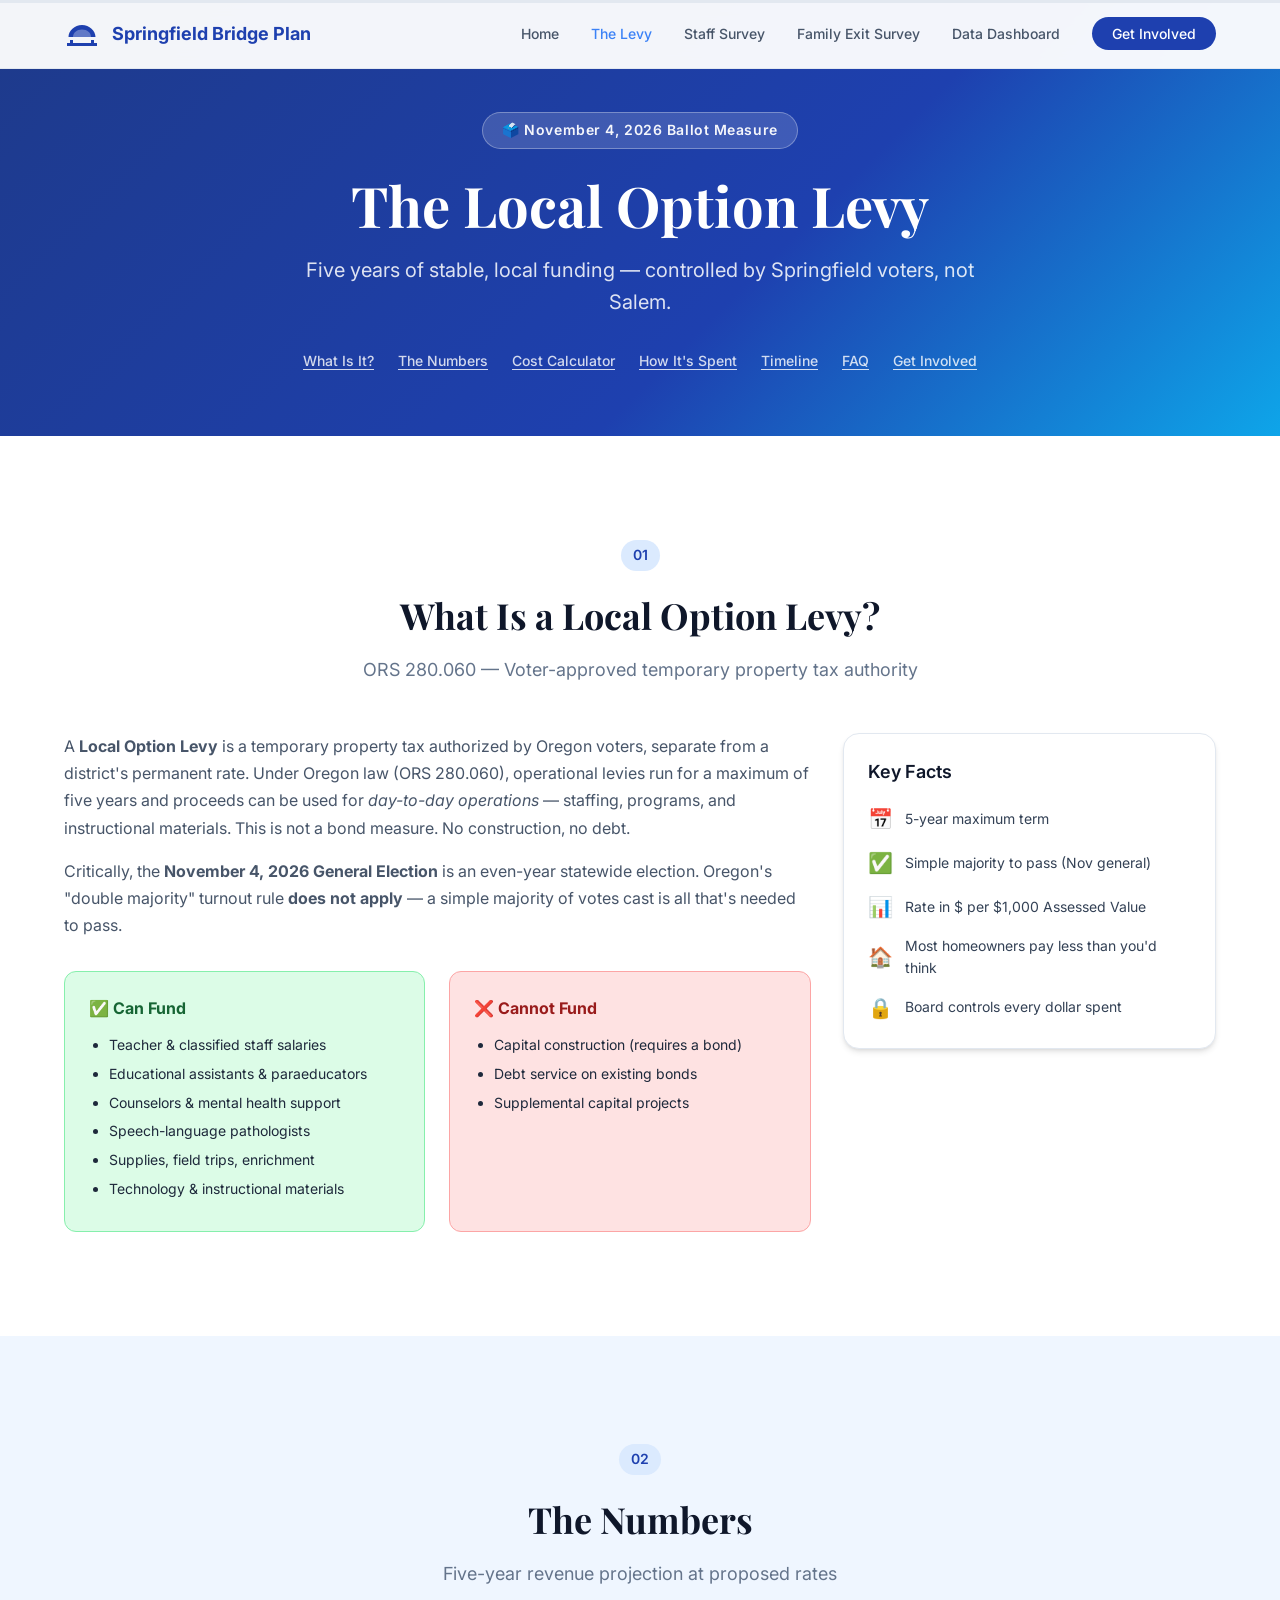
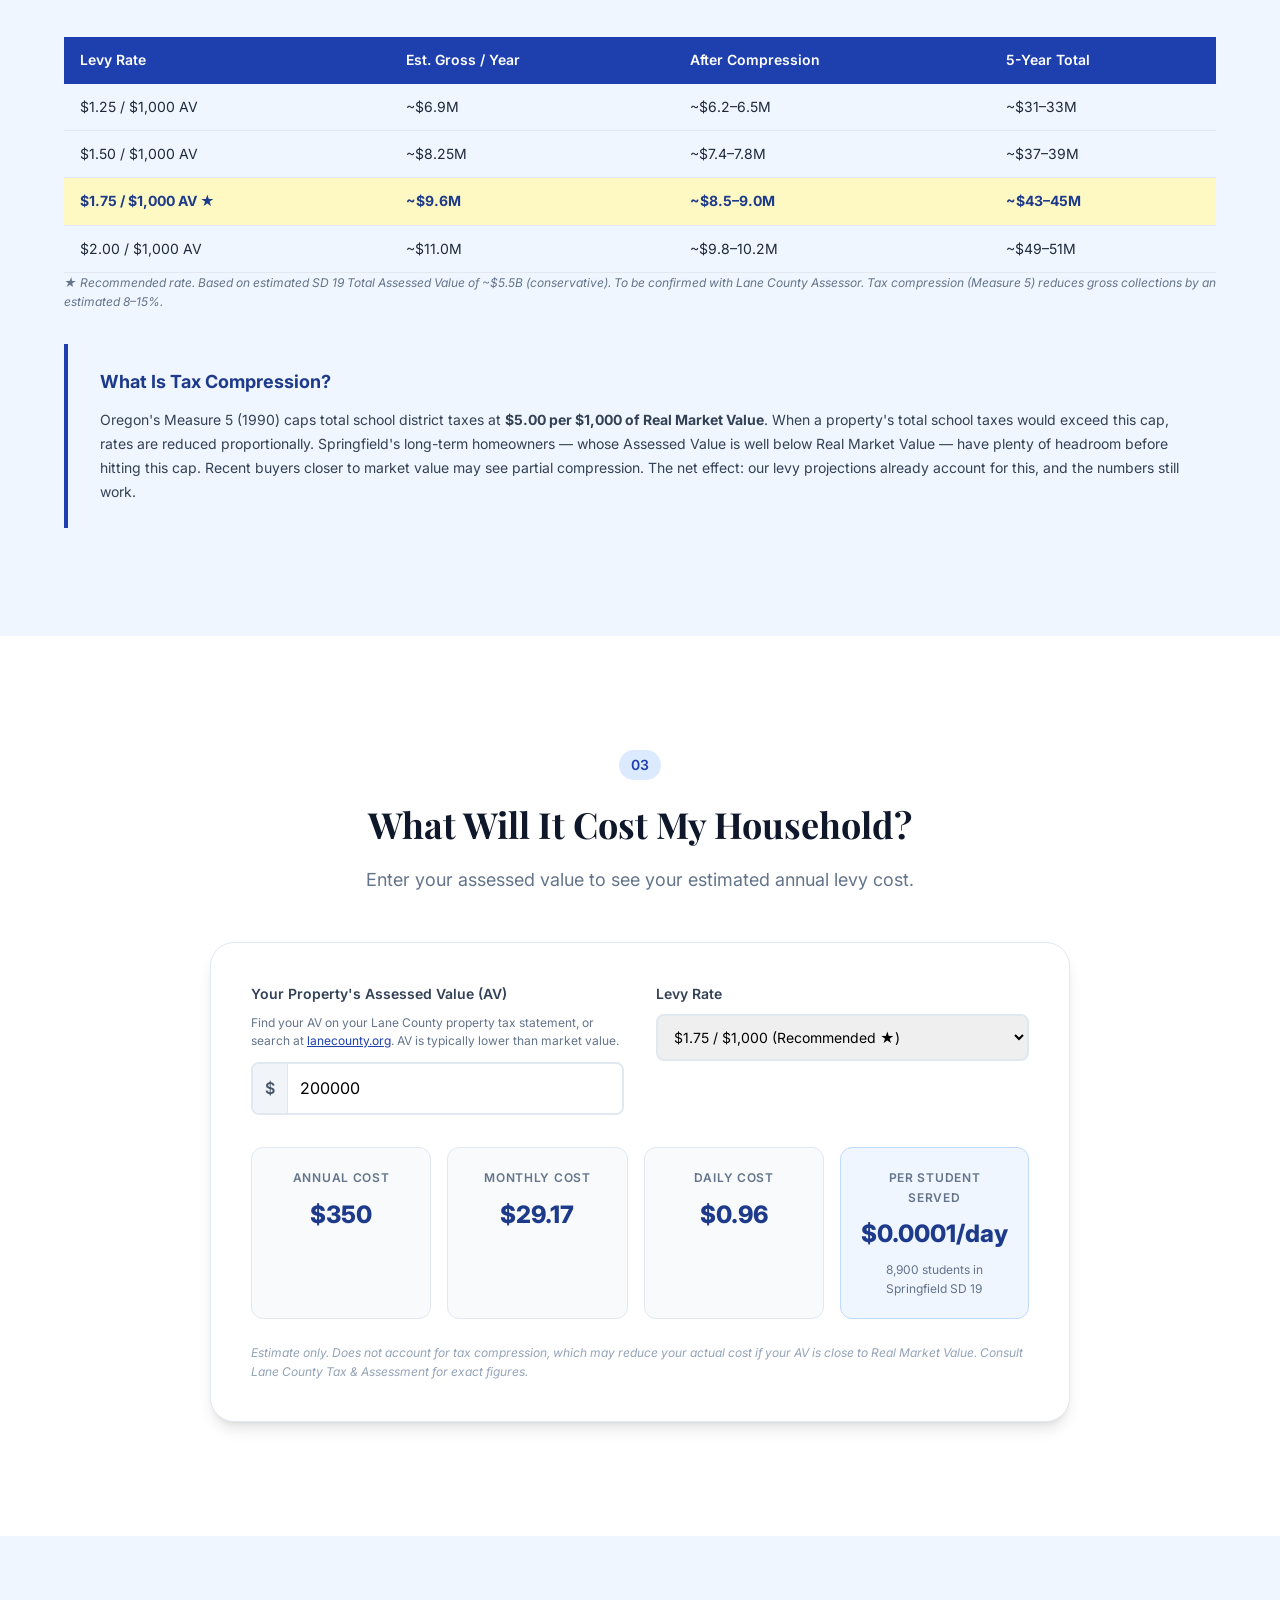
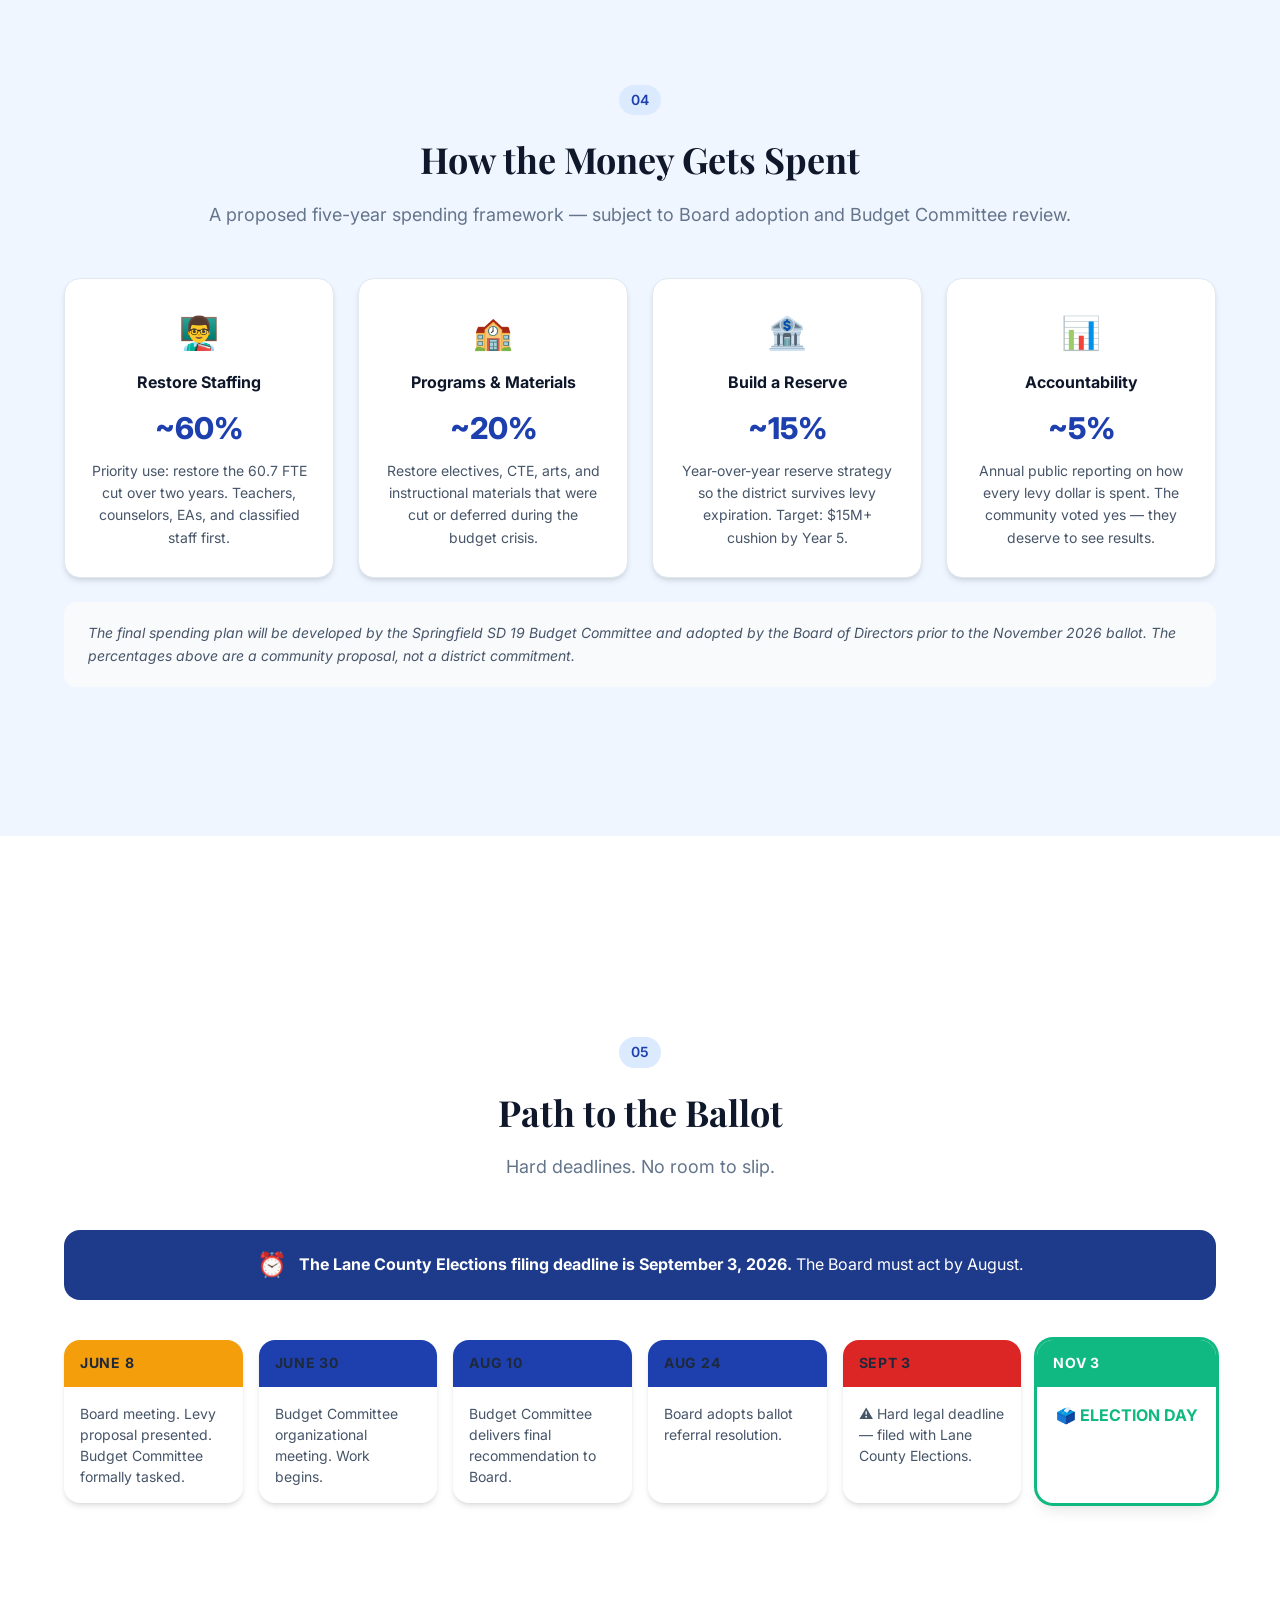
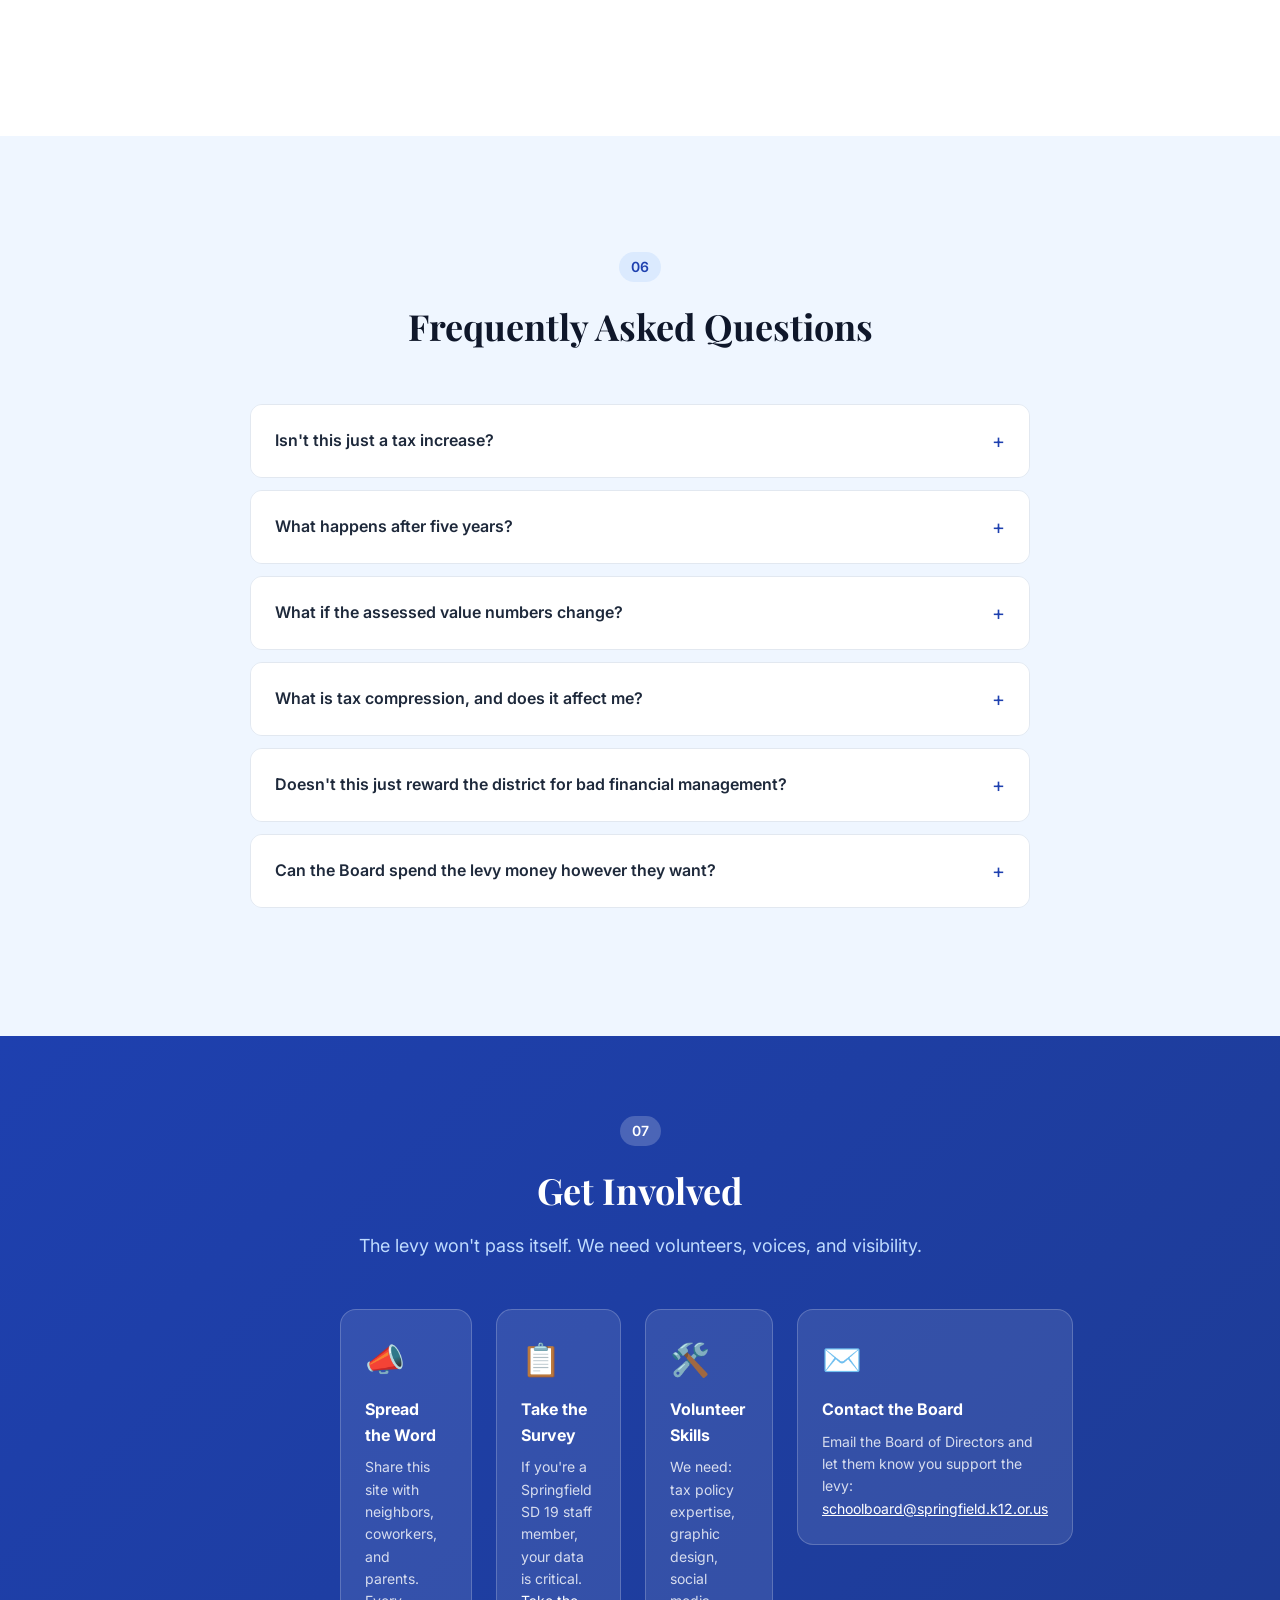
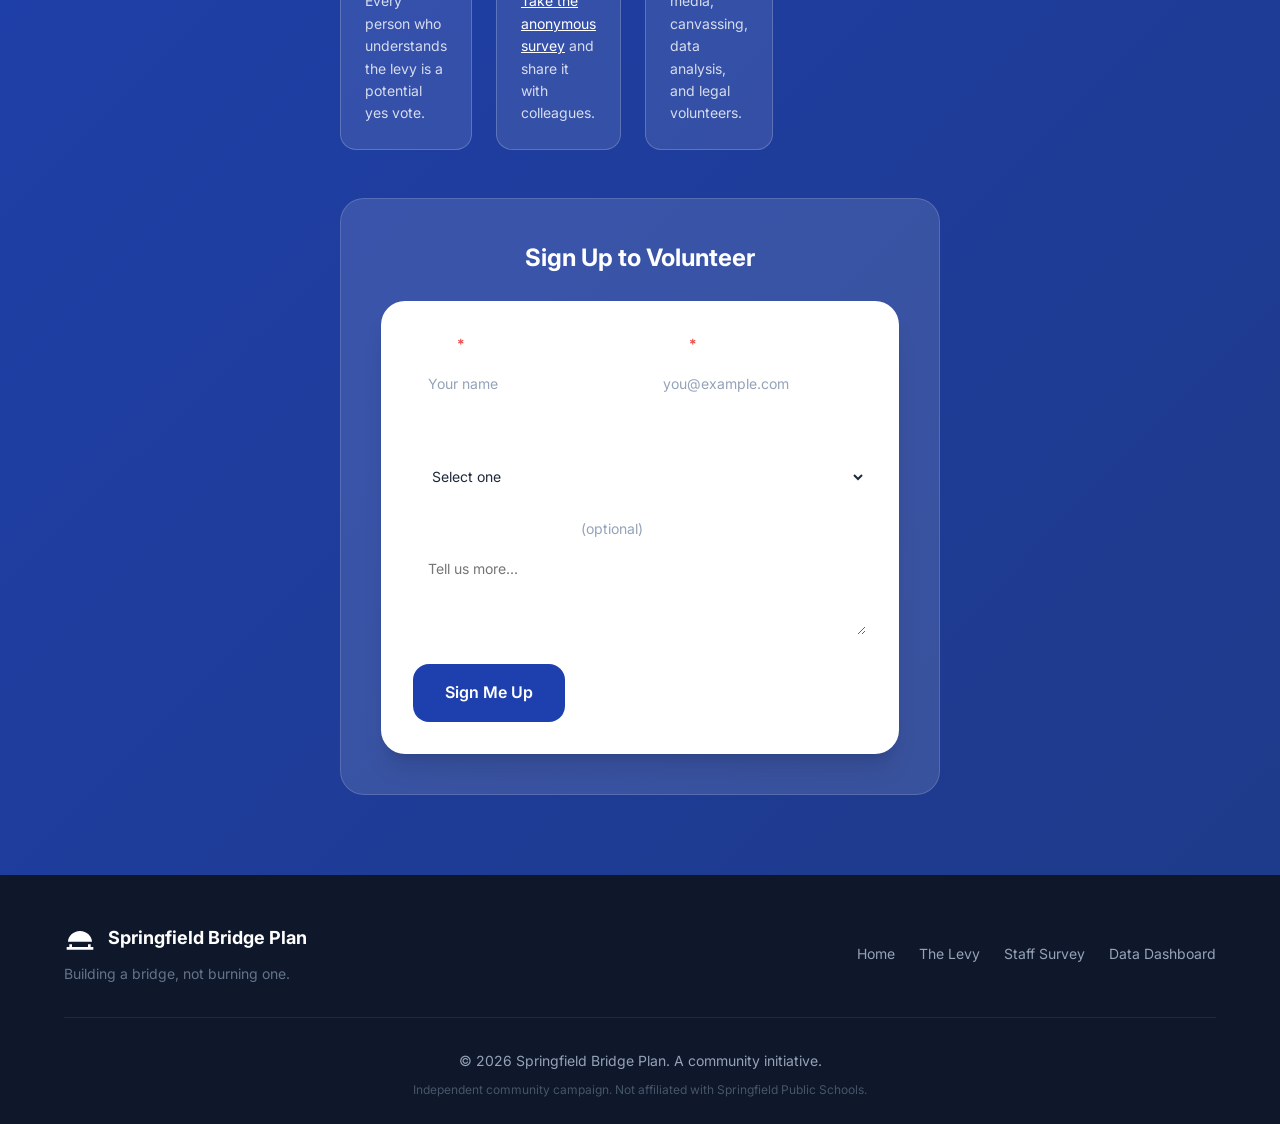
<file: levy.html>
<!DOCTYPE html>
<html lang="en">
<head>
    <meta charset="UTF-8">
    <meta name="viewport" content="width=device-width, initial-scale=1.0">
    <meta name="description" content="The Springfield Bridge Plan Local Option Levy — what it is, how it works, and what it means for your household.">
    <title>The Levy | Springfield Bridge Plan</title>
    <link rel="preconnect" href="https://fonts.googleapis.com">
    <link rel="preconnect" href="https://fonts.gstatic.com" crossorigin>
    <link href="https://fonts.googleapis.com/css2?family=Inter:wght@400;500;600;700;800&family=Playfair+Display:wght@700&display=swap" rel="stylesheet">
    <link rel="stylesheet" href="css/styles.css">
    <link rel="stylesheet" href="css/site.css">
    <link rel="icon" type="image/svg+xml" href="assets/favicon.svg">
</head>
<body>

    <a href="#main-content" class="skip-link">Skip to main content</a>

    <nav class="navbar" role="navigation" aria-label="Main navigation">
        <div class="nav-container">
            <a href="index.html" class="nav-logo" aria-label="Springfield Bridge Plan Home">
                <svg class="logo-icon" viewBox="0 0 48 48" aria-hidden="true">
                    <path d="M4 36h40v4H4zM8 32h4v4H8zM36 32h4v4h-4zM6 28c0-8 8-16 18-16s18 8 18 16H6z" fill="currentColor"/>
                    <path d="M12 28c0-5.5 5-10 12-10s12 4.5 12 10H12z" fill="white" opacity="0.3"/>
                </svg>
                <span class="logo-text">Springfield Bridge Plan</span>
            </a>
            <button class="nav-toggle" aria-expanded="false" aria-controls="nav-menu" aria-label="Toggle navigation menu">
                <span class="hamburger"></span>
            </button>
            <ul class="nav-menu" id="nav-menu">
                <li><a href="index.html">Home</a></li>
                <li><a href="levy.html" class="nav-active">The Levy</a></li>
                <li><a href="survey.html">Staff Survey</a></li>
                <li><a href="exit-survey.html">Family Exit Survey</a></li>
                <li><a href="dashboard.html">Data Dashboard</a></li>
                <li><a href="#get-involved" class="nav-cta">Get Involved</a></li>
            </ul>
        </div>
    </nav>

    <div class="progress-bar"><div class="progress-fill"></div></div>

    <main id="main-content">

        <!-- Page Hero -->
        <section class="page-hero">
            <div class="container">
                <div class="page-hero-badge">🗳️ November 4, 2026 Ballot Measure</div>
                <h1 class="page-hero-title">The Local Option Levy</h1>
                <p class="page-hero-subtitle">Five years of stable, local funding — controlled by Springfield voters, not Salem.</p>
                <div class="page-hero-nav">
                    <a href="#what-is-it">What Is It?</a>
                    <a href="#the-numbers">The Numbers</a>
                    <a href="#calculator">Cost Calculator</a>
                    <a href="#spending">How It's Spent</a>
                    <a href="#timeline">Timeline</a>
                    <a href="#faq">FAQ</a>
                    <a href="#get-involved">Get Involved</a>
                </div>
            </div>
        </section>

        <!-- What Is a Local Option Levy -->
        <section id="what-is-it" class="section">
            <div class="container">
                <div class="section-header">
                    <span class="section-number">01</span>
                    <h2 class="section-title">What Is a Local Option Levy?</h2>
                    <p class="section-subtitle">ORS 280.060 — Voter-approved temporary property tax authority</p>
                </div>
                <div class="content-grid">
                    <div class="content-main">
                        <p class="body-text">A <strong>Local Option Levy</strong> is a temporary property tax authorized by Oregon voters, separate from a district's permanent rate. Under Oregon law (ORS 280.060), operational levies run for a maximum of five years and proceeds can be used for <em>day-to-day operations</em> — staffing, programs, and instructional materials. This is not a bond measure. No construction, no debt.</p>
                        <p class="body-text">Critically, the <strong>November 4, 2026 General Election</strong> is an even-year statewide election. Oregon's "double majority" turnout rule <strong>does not apply</strong> — a simple majority of votes cast is all that's needed to pass.</p>
                        <div class="two-col-cards">
                            <div class="can-card">
                                <h4>✅ Can Fund</h4>
                                <ul>
                                    <li>Teacher &amp; classified staff salaries</li>
                                    <li>Educational assistants &amp; paraeducators</li>
                                    <li>Counselors &amp; mental health support</li>
                                    <li>Speech-language pathologists</li>
                                    <li>Supplies, field trips, enrichment</li>
                                    <li>Technology &amp; instructional materials</li>
                                </ul>
                            </div>
                            <div class="cannot-card">
                                <h4>❌ Cannot Fund</h4>
                                <ul>
                                    <li>Capital construction (requires a bond)</li>
                                    <li>Debt service on existing bonds</li>
                                    <li>Supplemental capital projects</li>
                                </ul>
                            </div>
                        </div>
                    </div>
                    <div class="content-sidebar">
                        <div class="impact-card">
                            <h4>Key Facts</h4>
                            <ul class="impact-list">
                                <li><span class="impact-icon">📅</span><span>5-year maximum term</span></li>
                                <li><span class="impact-icon">✅</span><span>Simple majority to pass (Nov general)</span></li>
                                <li><span class="impact-icon">📊</span><span>Rate in $ per $1,000 Assessed Value</span></li>
                                <li><span class="impact-icon">🏠</span><span>Most homeowners pay less than you'd think</span></li>
                                <li><span class="impact-icon">🔒</span><span>Board controls every dollar spent</span></li>
                            </ul>
                        </div>
                    </div>
                </div>
            </div>
        </section>

        <!-- The Numbers -->
        <section id="the-numbers" class="section section-alt">
            <div class="container">
                <div class="section-header">
                    <span class="section-number">02</span>
                    <h2 class="section-title">The Numbers</h2>
                    <p class="section-subtitle">Five-year revenue projection at proposed rates</p>
                </div>

                <div class="rate-table-wrapper">
                    <table class="rate-table">
                        <thead>
                            <tr>
                                <th>Levy Rate</th>
                                <th>Est. Gross / Year</th>
                                <th>After Compression</th>
                                <th>5-Year Total</th>
                            </tr>
                        </thead>
                        <tbody>
                            <tr>
                                <td>$1.25 / $1,000 AV</td>
                                <td>~$6.9M</td>
                                <td>~$6.2–6.5M</td>
                                <td>~$31–33M</td>
                            </tr>
                            <tr>
                                <td>$1.50 / $1,000 AV</td>
                                <td>~$8.25M</td>
                                <td>~$7.4–7.8M</td>
                                <td>~$37–39M</td>
                            </tr>
                            <tr class="recommended-row">
                                <td><strong>$1.75 / $1,000 AV ★</strong></td>
                                <td><strong>~$9.6M</strong></td>
                                <td><strong>~$8.5–9.0M</strong></td>
                                <td><strong>~$43–45M</strong></td>
                            </tr>
                            <tr>
                                <td>$2.00 / $1,000 AV</td>
                                <td>~$11.0M</td>
                                <td>~$9.8–10.2M</td>
                                <td>~$49–51M</td>
                            </tr>
                        </tbody>
                    </table>
                    <p class="table-note">★ Recommended rate. Based on estimated SD 19 Total Assessed Value of ~$5.5B (conservative). To be confirmed with Lane County Assessor. Tax compression (Measure 5) reduces gross collections by an estimated 8–15%.</p>
                </div>

                <div class="compression-explainer">
                    <h3>What Is Tax Compression?</h3>
                    <p>Oregon's Measure 5 (1990) caps total school district taxes at <strong>$5.00 per $1,000 of Real Market Value</strong>. When a property's total school taxes would exceed this cap, rates are reduced proportionally. Springfield's long-term homeowners — whose Assessed Value is well below Real Market Value — have plenty of headroom before hitting this cap. Recent buyers closer to market value may see partial compression. The net effect: our levy projections already account for this, and the numbers still work.</p>
                </div>
            </div>
        </section>

        <!-- Interactive Calculator -->
        <section id="calculator" class="section">
            <div class="container">
                <div class="section-header">
                    <span class="section-number">03</span>
                    <h2 class="section-title">What Will It Cost My Household?</h2>
                    <p class="section-subtitle">Enter your assessed value to see your estimated annual levy cost.</p>
                </div>
                <div class="calculator-block">
                    <div class="calc-inputs">
                        <div class="calc-group">
                            <label for="calc-av">Your Property's Assessed Value (AV)</label>
                            <p class="calc-hint">Find your AV on your Lane County property tax statement, or search at <a href="https://www.lanecounty.org/government/county_departments/assessment_taxation" target="_blank" rel="noopener noreferrer">lanecounty.org</a>. AV is typically lower than market value.</p>
                            <div class="calc-input-row">
                                <span class="calc-prefix">$</span>
                                <input type="number" id="calc-av" min="0" max="2000000" step="1000" value="200000" placeholder="200000">
                            </div>
                        </div>
                        <div class="calc-group">
                            <label for="calc-rate">Levy Rate</label>
                            <select id="calc-rate">
                                <option value="1.25">$1.25 / $1,000 (Conservative)</option>
                                <option value="1.50">$1.50 / $1,000 (Moderate)</option>
                                <option value="1.75" selected>$1.75 / $1,000 (Recommended ★)</option>
                                <option value="2.00">$2.00 / $1,000 (Maximum)</option>
                            </select>
                        </div>
                    </div>
                    <div class="calc-results">
                        <div class="calc-result-card">
                            <span class="calc-result-label">Annual Cost</span>
                            <span class="calc-result-value" id="calc-annual">$350</span>
                        </div>
                        <div class="calc-result-card">
                            <span class="calc-result-label">Monthly Cost</span>
                            <span class="calc-result-value" id="calc-monthly">$29.17</span>
                        </div>
                        <div class="calc-result-card">
                            <span class="calc-result-label">Daily Cost</span>
                            <span class="calc-result-value" id="calc-daily">$0.96</span>
                        </div>
                        <div class="calc-result-card calc-result-highlight">
                            <span class="calc-result-label">Per Student Served</span>
                            <span class="calc-result-value" id="calc-per-student">~$0.04/day</span>
                            <span class="calc-result-note">8,900 students in Springfield SD 19</span>
                        </div>
                    </div>
                    <p class="calc-disclaimer">Estimate only. Does not account for tax compression, which may reduce your actual cost if your AV is close to Real Market Value. Consult Lane County Tax &amp; Assessment for exact figures.</p>
                </div>
            </div>
        </section>

        <!-- How It's Spent -->
        <section id="spending" class="section section-alt">
            <div class="container">
                <div class="section-header">
                    <span class="section-number">04</span>
                    <h2 class="section-title">How the Money Gets Spent</h2>
                    <p class="section-subtitle">A proposed five-year spending framework — subject to Board adoption and Budget Committee review.</p>
                </div>
                <div class="spending-grid">
                    <div class="spending-card">
                        <div class="spending-icon">👨‍🏫</div>
                        <h3>Restore Staffing</h3>
                        <div class="spending-pct">~60%</div>
                        <p>Priority use: restore the 60.7 FTE cut over two years. Teachers, counselors, EAs, and classified staff first.</p>
                    </div>
                    <div class="spending-card">
                        <div class="spending-icon">🏫</div>
                        <h3>Programs &amp; Materials</h3>
                        <div class="spending-pct">~20%</div>
                        <p>Restore electives, CTE, arts, and instructional materials that were cut or deferred during the budget crisis.</p>
                    </div>
                    <div class="spending-card">
                        <div class="spending-icon">🏦</div>
                        <h3>Build a Reserve</h3>
                        <div class="spending-pct">~15%</div>
                        <p>Year-over-year reserve strategy so the district survives levy expiration. Target: $15M+ cushion by Year 5.</p>
                    </div>
                    <div class="spending-card">
                        <div class="spending-icon">📊</div>
                        <h3>Accountability</h3>
                        <div class="spending-pct">~5%</div>
                        <p>Annual public reporting on how every levy dollar is spent. The community voted yes — they deserve to see results.</p>
                    </div>
                </div>
                <div class="spending-note">
                    <p>The final spending plan will be developed by the Springfield SD 19 Budget Committee and adopted by the Board of Directors prior to the November 2026 ballot. The percentages above are a community proposal, not a district commitment.</p>
                </div>
            </div>
        </section>

        <!-- Timeline -->
        <section id="timeline" class="section">
            <div class="container">
                <div class="section-header">
                    <span class="section-number">05</span>
                    <h2 class="section-title">Path to the Ballot</h2>
                    <p class="section-subtitle">Hard deadlines. No room to slip.</p>
                </div>
                <div class="urgency-banner">
                    <span class="urgency-icon">⏰</span>
                    <p><strong>The Lane County Elections filing deadline is September 3, 2026.</strong> The Board must act by August.</p>
                </div>
                <div class="timeline-horizontal">
                    <div class="timeline-month">
                        <div class="month-header" style="background:var(--color-warning); color:#1e293b">JUNE 8</div>
                        <div class="month-content"><p>Board meeting. Levy proposal presented. Budget Committee formally tasked.</p></div>
                    </div>
                    <div class="timeline-month">
                        <div class="month-header" style="background:var(--color-primary)">JUNE 30</div>
                        <div class="month-content"><p>Budget Committee organizational meeting. Work begins.</p></div>
                    </div>
                    <div class="timeline-month">
                        <div class="month-header" style="background:var(--color-primary)">AUG 10</div>
                        <div class="month-content"><p>Budget Committee delivers final recommendation to Board.</p></div>
                    </div>
                    <div class="timeline-month">
                        <div class="month-header" style="background:var(--color-primary)">AUG 24</div>
                        <div class="month-content"><p>Board adopts ballot referral resolution.</p></div>
                    </div>
                    <div class="timeline-month">
                        <div class="month-header" style="background:#dc2626">SEPT 3</div>
                        <div class="month-content"><p>⚠️ Hard legal deadline — filed with Lane County Elections.</p></div>
                    </div>
                    <div class="timeline-month highlight-month">
                        <div class="month-header may" style="background:var(--color-success)">NOV 3</div>
                        <div class="month-content"><p class="levy-day">🗳️ <strong>ELECTION DAY</strong></p></div>
                    </div>
                </div>
            </div>
        </section>

        <!-- FAQ -->
        <section id="faq" class="section section-alt">
            <div class="container">
                <div class="section-header">
                    <span class="section-number">06</span>
                    <h2 class="section-title">Frequently Asked Questions</h2>
                </div>
                <div class="faq-list">
                    <details class="faq-item">
                        <summary>Isn't this just a tax increase?</summary>
                        <p>Yes — it is a temporary property tax above the permanent rate. But context matters. Springfield homeowners are already paying less in school taxes than neighboring districts because our enrollment-based state funding has collapsed. Without new local revenue, we face another round of cuts every year until the schools are hollowed out. The levy is the only tool Oregon law gives local communities to solve a local problem.</p>
                    </details>
                    <details class="faq-item">
                        <summary>What happens after five years?</summary>
                        <p>The levy expires unless voters renew it. That's why the spending plan dedicates ~15% annually to building a reserve fund — so the district isn't back at square one when the levy ends. The goal is $15M+ in reserves by Year 5, buying time for state funding reform to catch up.</p>
                    </details>
                    <details class="faq-item">
                        <summary>What if the assessed value numbers change?</summary>
                        <p>The revenue projections are based on an estimated SD 19 Total Assessed Value of ~$5.5 billion, which we expect to confirm with the Lane County Assessor's Office. AV grows at a capped rate each year, so revenues will modestly increase over the five-year term. Even at the conservative estimate, the levy fully closes the structural deficit.</p>
                    </details>
                    <details class="faq-item">
                        <summary>What is tax compression, and does it affect me?</summary>
                        <p>Measure 5 (1990) caps total school district taxes at $5.00 per $1,000 of Real Market Value. Long-term homeowners whose AV is well below RMV have significant headroom — the levy costs them less than the rate suggests. Recent buyers closer to RMV may see some compression. Either way, our projections already account for an 8–15% compression loss.</p>
                    </details>
                    <details class="faq-item">
                        <summary>Doesn't this just reward the district for bad financial management?</summary>
                        <p>The structural deficit is driven by Oregon's enrollment-based funding formula — not by district spending decisions. When enrollment falls, state revenue falls. Springfield has cut $10M+ in spending already. There is no more fat to cut. The levy is about survival, not reward.</p>
                    </details>
                    <details class="faq-item">
                        <summary>Can the Board spend the levy money however they want?</summary>
                        <p>The Board has discretion within ORS 280.060, but the levy must be approved with a stated purpose. We are advocating for a public spending plan adopted by the Board as part of the ballot referral resolution, with annual public reporting. Voters will know exactly what they're voting for.</p>
                    </details>
                </div>
            </div>
        </section>

        <!-- Get Involved -->
        <section id="get-involved" class="section section-cta">
            <div class="container">
                <div class="cta-content">
                    <div class="section-header">
                        <span class="section-number">07</span>
                        <h2 class="section-title">Get Involved</h2>
                        <p class="section-subtitle">The levy won't pass itself. We need volunteers, voices, and visibility.</p>
                    </div>
                    <div class="involve-grid">
                        <div class="involve-card">
                            <div class="involve-icon">📣</div>
                            <h3>Spread the Word</h3>
                            <p>Share this site with neighbors, coworkers, and parents. Every person who understands the levy is a potential yes vote.</p>
                        </div>
                        <div class="involve-card">
                            <div class="involve-icon">📋</div>
                            <h3>Take the Survey</h3>
                            <p>If you're a Springfield SD 19 staff member, your data is critical. <a href="survey.html">Take the anonymous survey</a> and share it with colleagues.</p>
                        </div>
                        <div class="involve-card">
                            <div class="involve-icon">🛠️</div>
                            <h3>Volunteer Skills</h3>
                            <p>We need: tax policy expertise, graphic design, social media, canvassing, data analysis, and legal volunteers.</p>
                        </div>
                        <div class="involve-card">
                            <div class="involve-icon">✉️</div>
                            <h3>Contact the Board</h3>
                            <p>Email the Board of Directors and let them know you support the levy: <a href="mailto:schoolboard@springfield.k12.or.us">schoolboard@springfield.k12.or.us</a></p>
                        </div>
                    </div>

                    <div class="volunteer-form-block">
                        <h3>Sign Up to Volunteer</h3>
                        <form id="volunteer-form" class="signature-form" novalidate>
                            <div class="form-row">
                                <div class="form-group">
                                    <label for="vol-name">Name <span class="required">*</span></label>
                                    <input type="text" id="vol-name" name="name" required placeholder="Your name">
                                </div>
                                <div class="form-group">
                                    <label for="vol-email">Email <span class="required">*</span></label>
                                    <input type="email" id="vol-email" name="email" required placeholder="you@example.com">
                                </div>
                            </div>
                            <div class="form-group">
                                <label for="vol-skills">How Can You Help?</label>
                                <select id="vol-skills" name="skills">
                                    <option value="">Select one</option>
                                    <option value="canvassing">Door-to-door canvassing</option>
                                    <option value="social">Social media &amp; content</option>
                                    <option value="data">Data / research</option>
                                    <option value="legal">Legal / tax policy</option>
                                    <option value="design">Graphic design</option>
                                    <option value="events">Event organizing</option>
                                    <option value="other">Other</option>
                                </select>
                            </div>
                            <div class="form-group">
                                <label for="vol-note">Anything else to share? <span class="optional">(optional)</span></label>
                                <textarea id="vol-note" name="note" rows="3" placeholder="Tell us more..."></textarea>
                            </div>
                            <button type="submit" class="btn btn-primary btn-large" id="vol-submit">
                                <span class="btn-text">Sign Me Up</span>
                                <span class="btn-loading" aria-hidden="true">
                                    <svg class="spinner" viewBox="0 0 24 24"><circle cx="12" cy="12" r="10" fill="none" stroke="currentColor" stroke-width="2" stroke-dasharray="60" stroke-linecap="round"/></svg>
                                </span>
                            </button>
                        </form>
                        <div id="vol-success" class="success-message" hidden>
                            <div class="success-icon"><svg viewBox="0 0 24 24" aria-hidden="true"><circle cx="12" cy="12" r="10" fill="none" stroke="currentColor" stroke-width="2"/><path d="M8 12l3 3 5-5" fill="none" stroke="currentColor" stroke-width="2"/></svg></div>
                            <h3>You're In!</h3>
                            <p>Thank you. We'll be in touch shortly with next steps.</p>
                        </div>
                    </div>
                </div>
            </div>
        </section>

    </main>

    <footer class="footer">
        <div class="container">
            <div class="footer-content">
                <div class="footer-brand">
                    <div class="footer-logo">
                        <svg class="logo-icon" viewBox="0 0 48 48" aria-hidden="true"><path d="M4 36h40v4H4zM8 32h4v4H8zM36 32h4v4h-4zM6 28c0-8 8-16 18-16s18 8 18 16H6z" fill="currentColor"/></svg>
                        <span>Springfield Bridge Plan</span>
                    </div>
                    <p class="footer-tagline">Building a bridge, not burning one.</p>
                </div>
                <div class="footer-links">
                    <a href="index.html">Home</a>
                    <a href="levy.html">The Levy</a>
                    <a href="survey.html">Staff Survey</a>
                    <a href="dashboard.html">Data Dashboard</a>
                </div>
            </div>
            <div class="footer-bottom">
                <p>&copy; 2026 Springfield Bridge Plan. A community initiative.</p>
                <p class="footer-note">Independent community campaign. Not affiliated with Springfield Public Schools.</p>
            </div>
        </div>
    </footer>

    <script src="js/site.js"></script>
    <script src="js/levy.js"></script>
</body>
</html>
</file>
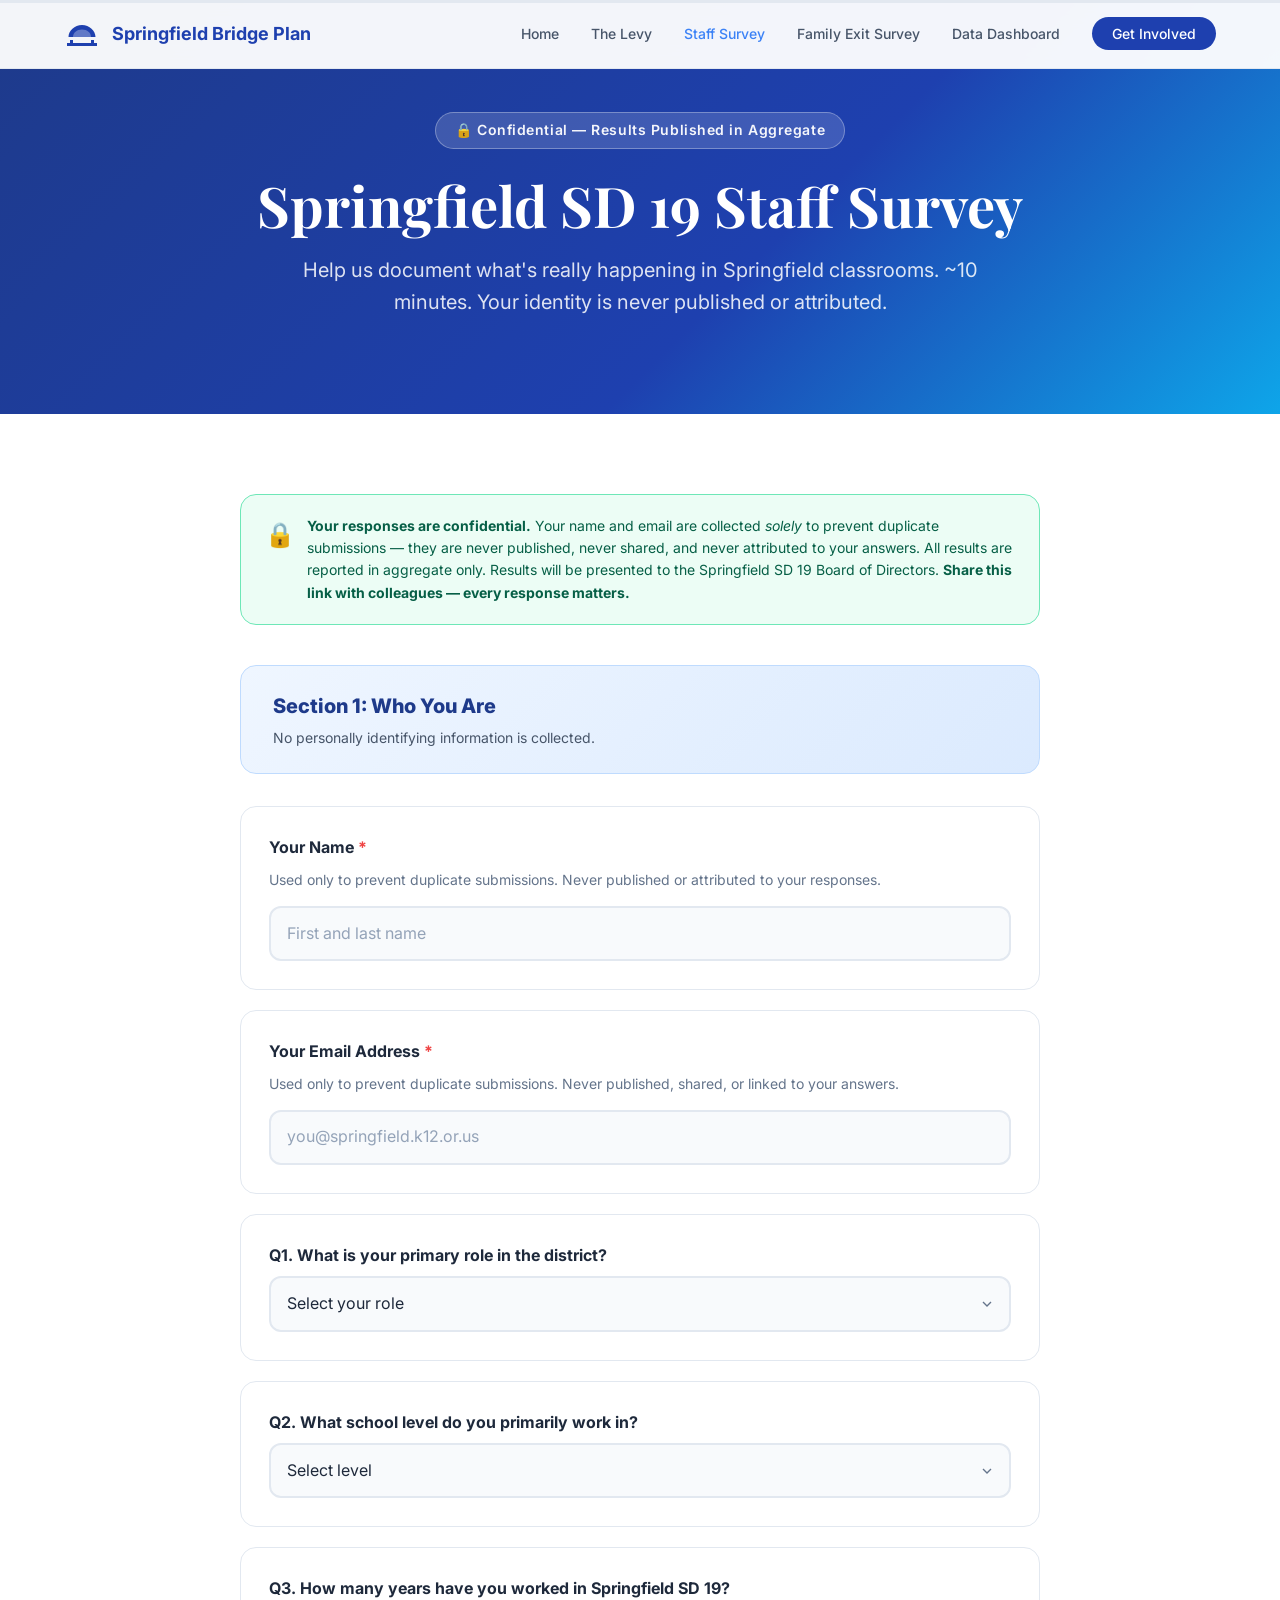
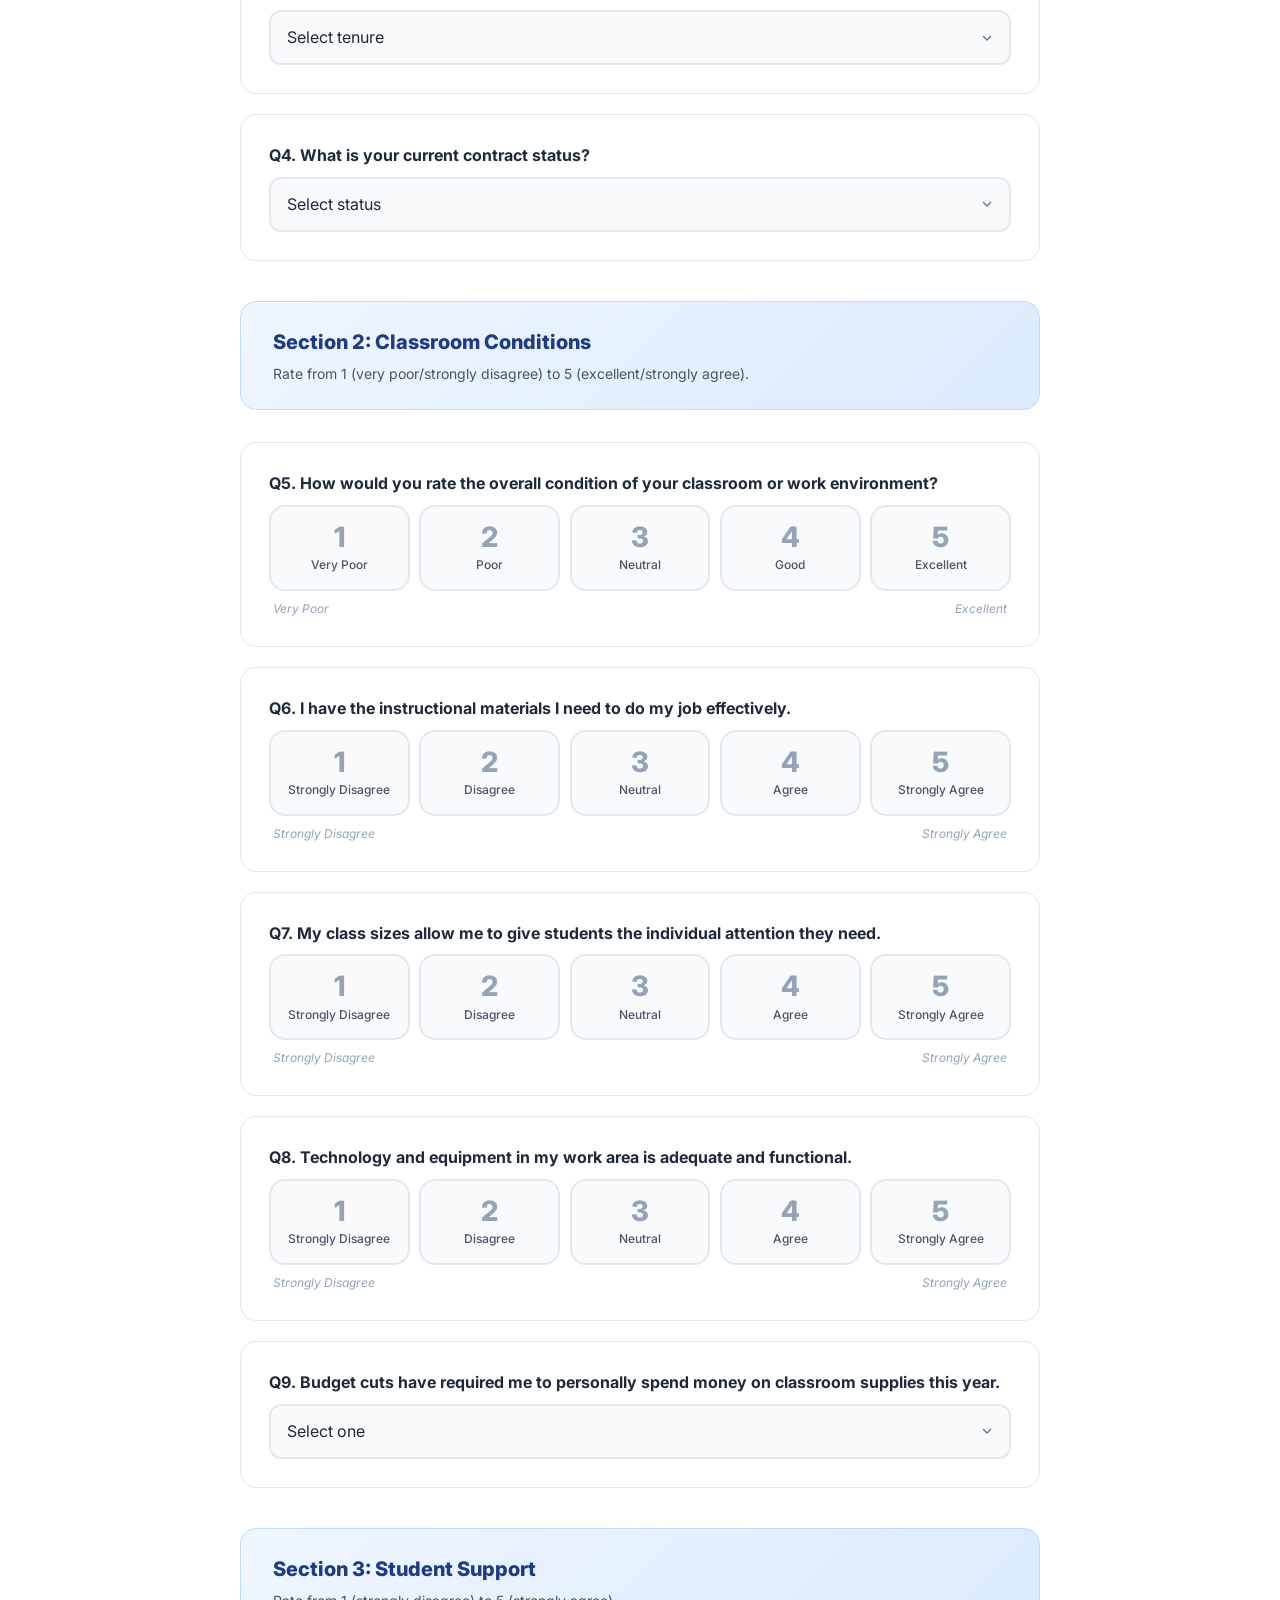
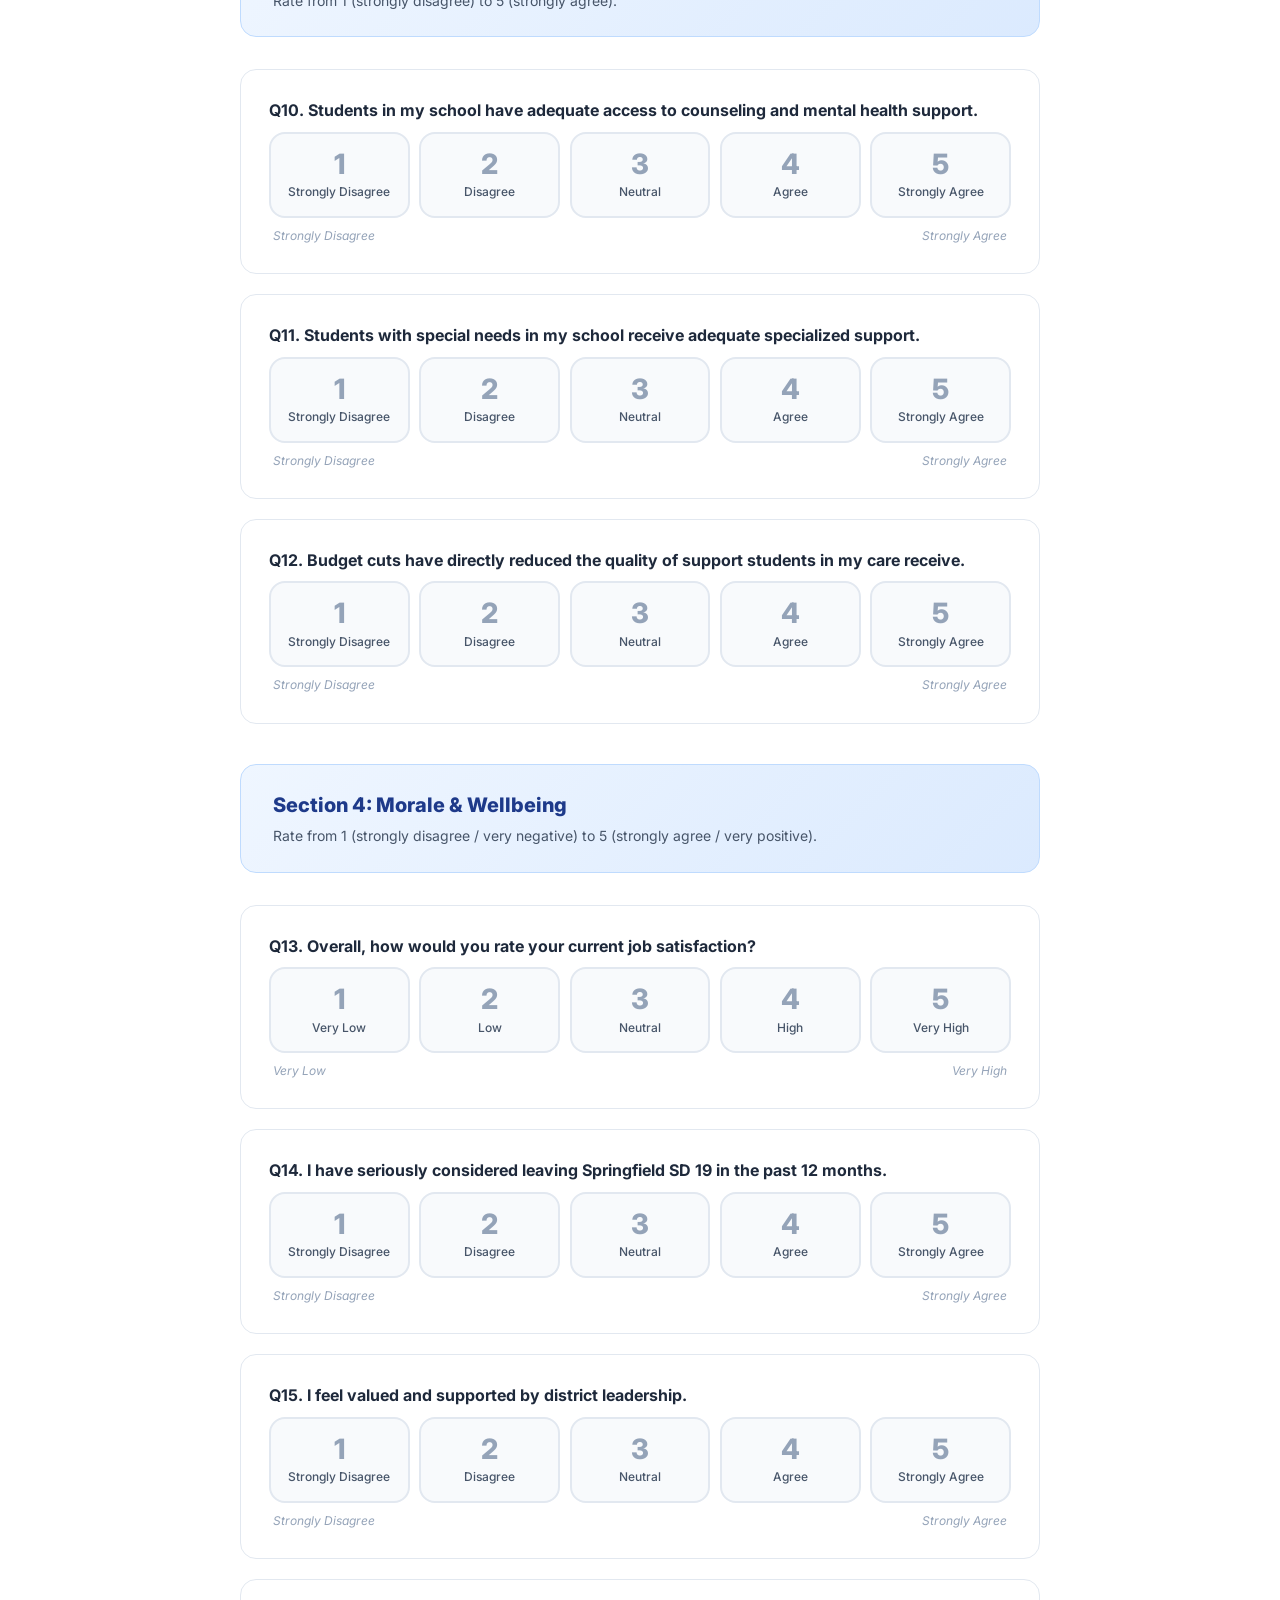
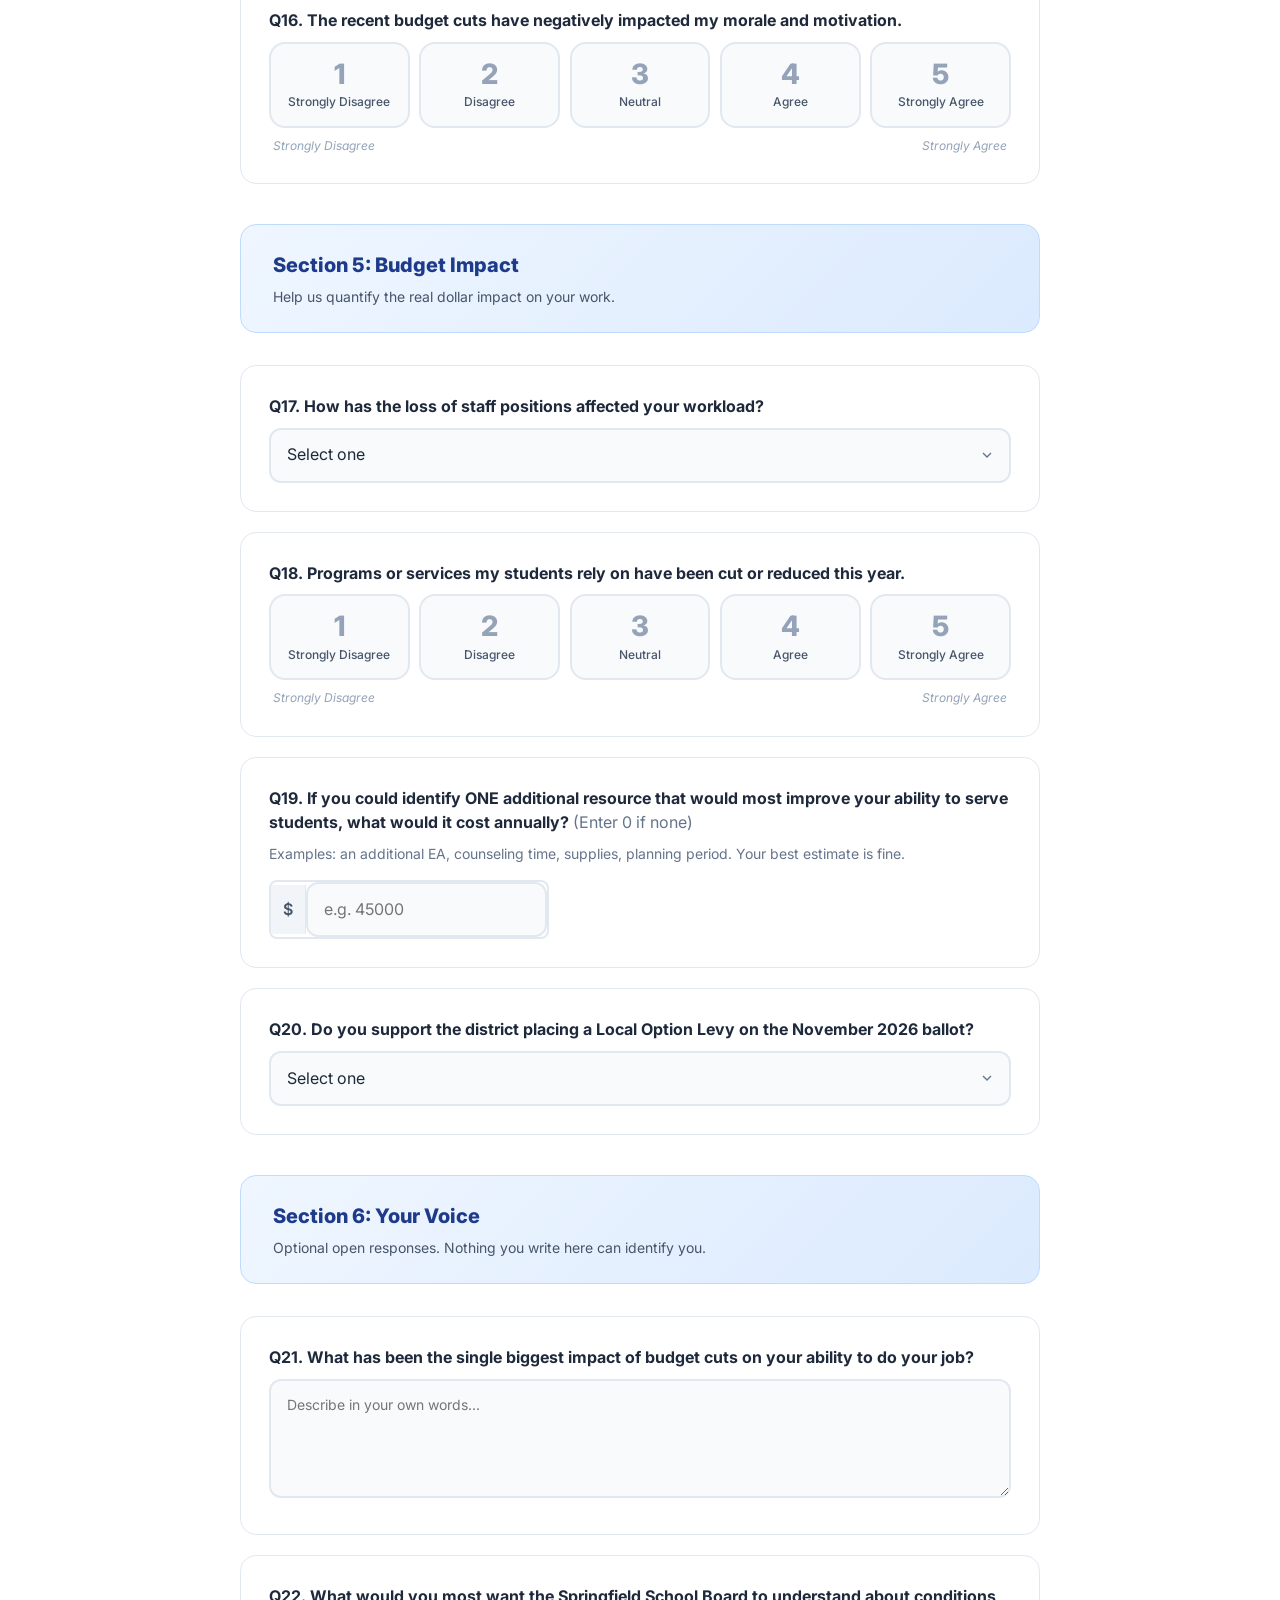
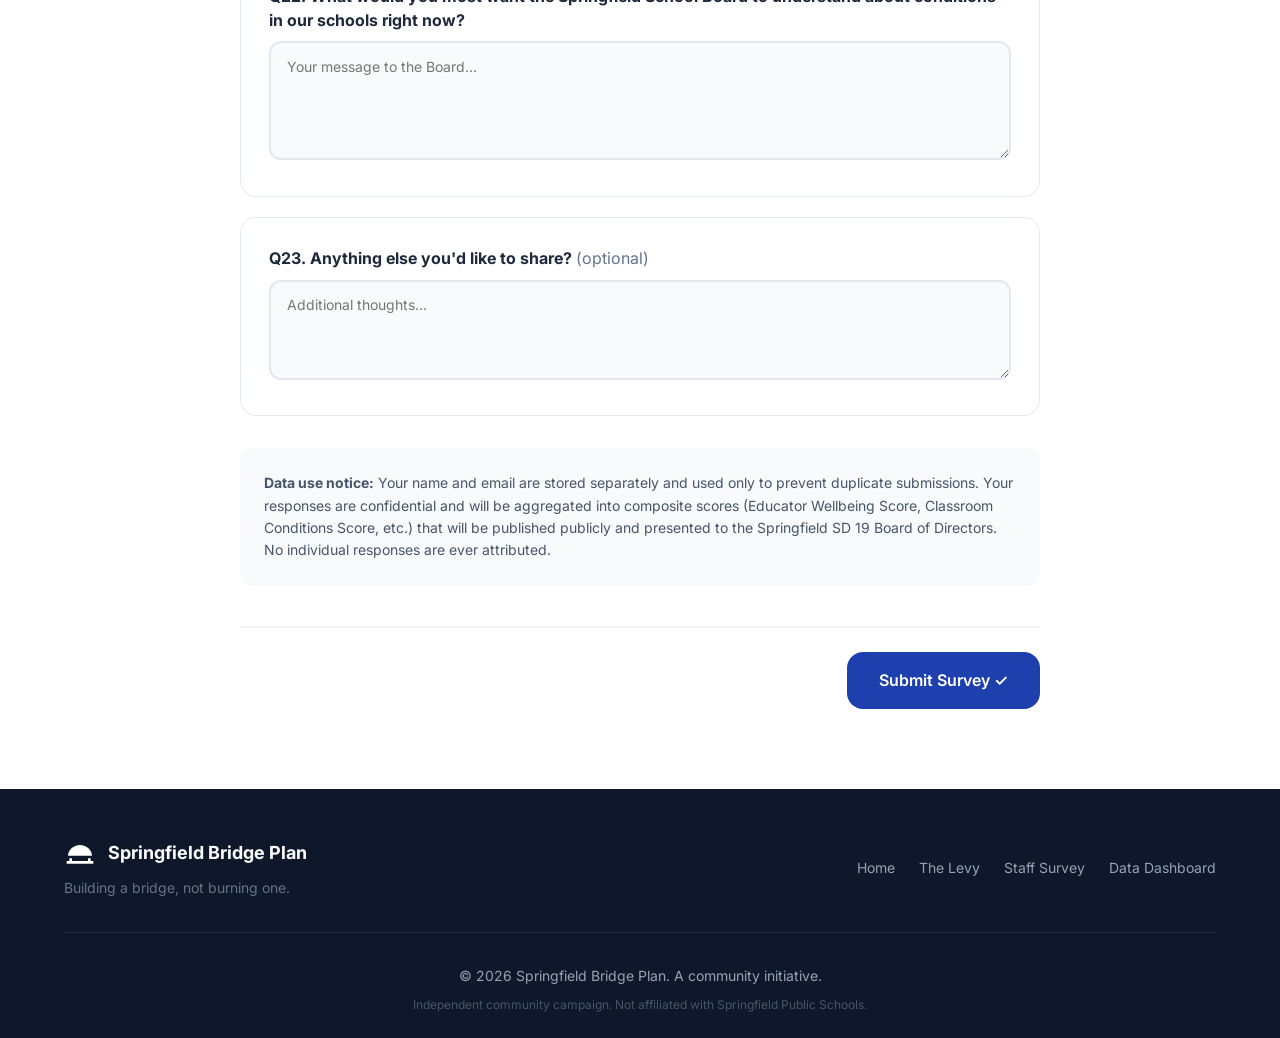
<file: survey.html>
<!DOCTYPE html>
<html lang="en">
<head>
    <meta charset="UTF-8">
    <meta name="viewport" content="width=device-width, initial-scale=1.0">
    <meta name="description" content="Anonymous Springfield SD 19 Staff Survey — help document the impact of budget cuts on our schools.">
    <title>Staff Survey | Springfield Bridge Plan</title>
    <link rel="preconnect" href="https://fonts.googleapis.com">
    <link rel="preconnect" href="https://fonts.gstatic.com" crossorigin>
    <link href="https://fonts.googleapis.com/css2?family=Inter:wght@400;500;600;700;800&family=Playfair+Display:wght@700&display=swap" rel="stylesheet">
    <link rel="stylesheet" href="css/styles.css">
    <link rel="stylesheet" href="css/site.css">
    <link rel="icon" type="image/svg+xml" href="assets/favicon.svg">
</head>
<body>
    <a href="#main-content" class="skip-link">Skip to main content</a>
    <nav class="navbar" role="navigation" aria-label="Main navigation">
        <div class="nav-container">
            <a href="index.html" class="nav-logo">
                <svg class="logo-icon" viewBox="0 0 48 48" aria-hidden="true"><path d="M4 36h40v4H4zM8 32h4v4H8zM36 32h4v4h-4zM6 28c0-8 8-16 18-16s18 8 18 16H6z" fill="currentColor"/><path d="M12 28c0-5.5 5-10 12-10s12 4.5 12 10H12z" fill="white" opacity="0.3"/></svg>
                <span class="logo-text">Springfield Bridge Plan</span>
            </a>
            <button class="nav-toggle" aria-expanded="false" aria-controls="nav-menu" aria-label="Toggle navigation">
                <span class="hamburger"></span>
            </button>
            <ul class="nav-menu" id="nav-menu">
                <li><a href="index.html">Home</a></li>
                <li><a href="levy.html">The Levy</a></li>
                <li><a href="survey.html" class="nav-active">Staff Survey</a></li>
                <li><a href="exit-survey.html">Family Exit Survey</a></li>
                <li><a href="dashboard.html">Data Dashboard</a></li>
                <li><a href="levy.html#get-involved" class="nav-cta">Get Involved</a></li>
            </ul>
        </div>
    </nav>
    <div class="progress-bar"><div class="progress-fill"></div></div>

    <main id="main-content">
        <section class="page-hero">
            <div class="container">
                <div class="page-hero-badge">🔒 Confidential — Results Published in Aggregate</div>
                <h1 class="page-hero-title">Springfield SD 19 Staff Survey</h1>
                <p class="page-hero-subtitle">Help us document what's really happening in Springfield classrooms. ~10 minutes. Your identity is never published or attributed.</p>
            </div>
        </section>

        <section class="section">
            <div class="container">
                <div class="survey-wrapper">

                    <!-- Anon notice -->
                    <div class="anon-notice">
                        <span class="anon-notice-icon">🔒</span>
                        <div>
                            <strong>Your responses are confidential.</strong> Your name and email are collected <em>solely</em> to prevent duplicate submissions — they are never published, never shared, and never attributed to your answers. All results are reported in aggregate only. Results will be presented to the Springfield SD 19 Board of Directors.
                            <strong>Share this link with colleagues — every response matters.</strong>
                        </div>
                    </div>

                    <!-- Survey progress -->
<!-- Survey form -->
                    <form id="survey-form" novalidate>

                        <!-- SECTION 1: WHO YOU ARE -->
                        <div class="survey-step" data-step="1">
                            <div class="survey-section-header">
                                <h3>Section 1: Who You Are</h3>
                                <p>No personally identifying information is collected.</p>
                            </div>

                            <div class="survey-question">
                                <label class="q-label">Your Name <span class="required">*</span></label>
                                <p class="q-hint">Used only to prevent duplicate submissions. Never published or attributed to your responses.</p>
                                <input type="text" name="respondent_name" placeholder="First and last name" autocomplete="name">
                                <span class="q-error">Please enter your name.</span>
                            </div>

                            <div class="survey-question">
                                <label class="q-label">Your Email Address <span class="required">*</span></label>
                                <p class="q-hint">Used only to prevent duplicate submissions. Never published, shared, or linked to your answers.</p>
                                <input type="email" name="respondent_email" placeholder="you@springfield.k12.or.us" autocomplete="email">
                                <span class="q-error">Please enter a valid email address.</span>
                            </div>

                            <div class="survey-question">
                                <label class="q-label">Q1. What is your primary role in the district?</label>
                                <select name="q1_role">
                                <option value="" disabled selected>Select your role</option>
                                    
                                    <option value="licensed_classroom">Licensed — Classroom Teacher</option>
                                    <option value="licensed_specialist">Licensed — Specialist (counselor, SLP, etc.)</option>
                                    <option value="classified_ea">Classified — Educational Assistant</option>
                                    <option value="classified_support">Classified — Support Staff</option>
                                    <option value="licensed_admin">Licensed — Administrator</option>
                                    <option value="former_rif">Former Staff — RIF'd / Laid Off</option>
                                    <option value="other">Other</option>
                                </select>
                                <span class="q-error">Please select your role.</span>
                            </div>

                            <div class="survey-question">
                                <label class="q-label">Q2. What school level do you primarily work in?</label>
                                <select name="q2_level">
                                    <option value="">Select level</option>
                                    <option value="elementary">Elementary</option>
                                    <option value="middle">Middle School</option>
                                    <option value="high">High School</option>
                                    <option value="district">District-wide / Multiple</option>
                                </select>
                            </div>

                            <div class="survey-question">
                                <label class="q-label">Q3. How many years have you worked in Springfield SD 19?</label>
                                <select name="q3_tenure">
                                    <option value="">Select tenure</option>
                                    <option value="0-2">Less than 3 years</option>
                                    <option value="3-5">3–5 years</option>
                                    <option value="6-10">6–10 years</option>
                                    <option value="11-20">11–20 years</option>
                                    <option value="20+">More than 20 years</option>
                                </select>
                            </div>

                            <div class="survey-question">
                                <label class="q-label">Q4. What is your current contract status?</label>
                                <select name="q4_status">
                                    <option value="">Select status</option>
                                    <option value="full_time">Full-time</option>
                                    <option value="part_time">Part-time</option>
                                    <option value="temporary">Temporary / Limited</option>
                                </select>
                            </div>
                        </div>

                        <!-- SECTION 2: CLASSROOM CONDITIONS -->
                        <div class="survey-step" data-step="2">
                            <div class="survey-section-header">
                                <h3>Section 2: Classroom Conditions</h3>
                                <p>Rate from 1 (very poor/strongly disagree) to 5 (excellent/strongly agree).</p>
                            </div>

                            <div class="survey-question">
                                <label class="q-label">Q5. How would you rate the overall condition of your classroom or work environment?</label>
                                <div class="likert-scale">
                                    <div class="likert-option"><input type="radio" name="q5" value="1" id="q5_1"><label for="q5_1"><span class="likert-num">1</span>Very Poor</label></div>
                                    <div class="likert-option"><input type="radio" name="q5" value="2" id="q5_2"><label for="q5_2"><span class="likert-num">2</span>Poor</label></div>
                                    <div class="likert-option"><input type="radio" name="q5" value="3" id="q5_3"><label for="q5_3"><span class="likert-num">3</span>Neutral</label></div>
                                    <div class="likert-option"><input type="radio" name="q5" value="4" id="q5_4"><label for="q5_4"><span class="likert-num">4</span>Good</label></div>
                                    <div class="likert-option"><input type="radio" name="q5" value="5" id="q5_5"><label for="q5_5"><span class="likert-num">5</span>Excellent</label></div>
                                </div>
                                <div class="likert-anchors"><span>Very Poor</span><span>Excellent</span></div>
                            </div>

                            <div class="survey-question">
                                <label class="q-label">Q6. I have the instructional materials I need to do my job effectively.</label>
                                <div class="likert-scale">
                                    <div class="likert-option"><input type="radio" name="q6" value="1" id="q6_1"><label for="q6_1"><span class="likert-num">1</span>Strongly Disagree</label></div>
                                    <div class="likert-option"><input type="radio" name="q6" value="2" id="q6_2"><label for="q6_2"><span class="likert-num">2</span>Disagree</label></div>
                                    <div class="likert-option"><input type="radio" name="q6" value="3" id="q6_3"><label for="q6_3"><span class="likert-num">3</span>Neutral</label></div>
                                    <div class="likert-option"><input type="radio" name="q6" value="4" id="q6_4"><label for="q6_4"><span class="likert-num">4</span>Agree</label></div>
                                    <div class="likert-option"><input type="radio" name="q6" value="5" id="q6_5"><label for="q6_5"><span class="likert-num">5</span>Strongly Agree</label></div>
                                </div>
                                <div class="likert-anchors"><span>Strongly Disagree</span><span>Strongly Agree</span></div>
                            </div>

                            <div class="survey-question">
                                <label class="q-label">Q7. My class sizes allow me to give students the individual attention they need.</label>
                                <div class="likert-scale">
                                    <div class="likert-option"><input type="radio" name="q7" value="1" id="q7_1"><label for="q7_1"><span class="likert-num">1</span>Strongly Disagree</label></div>
                                    <div class="likert-option"><input type="radio" name="q7" value="2" id="q7_2"><label for="q7_2"><span class="likert-num">2</span>Disagree</label></div>
                                    <div class="likert-option"><input type="radio" name="q7" value="3" id="q7_3"><label for="q7_3"><span class="likert-num">3</span>Neutral</label></div>
                                    <div class="likert-option"><input type="radio" name="q7" value="4" id="q7_4"><label for="q7_4"><span class="likert-num">4</span>Agree</label></div>
                                    <div class="likert-option"><input type="radio" name="q7" value="5" id="q7_5"><label for="q7_5"><span class="likert-num">5</span>Strongly Agree</label></div>
                                </div>
                                <div class="likert-anchors"><span>Strongly Disagree</span><span>Strongly Agree</span></div>
                            </div>

                            <div class="survey-question">
                                <label class="q-label">Q8. Technology and equipment in my work area is adequate and functional.</label>
                                <div class="likert-scale">
                                    <div class="likert-option"><input type="radio" name="q8" value="1" id="q8_1"><label for="q8_1"><span class="likert-num">1</span>Strongly Disagree</label></div>
                                    <div class="likert-option"><input type="radio" name="q8" value="2" id="q8_2"><label for="q8_2"><span class="likert-num">2</span>Disagree</label></div>
                                    <div class="likert-option"><input type="radio" name="q8" value="3" id="q8_3"><label for="q8_3"><span class="likert-num">3</span>Neutral</label></div>
                                    <div class="likert-option"><input type="radio" name="q8" value="4" id="q8_4"><label for="q8_4"><span class="likert-num">4</span>Agree</label></div>
                                    <div class="likert-option"><input type="radio" name="q8" value="5" id="q8_5"><label for="q8_5"><span class="likert-num">5</span>Strongly Agree</label></div>
                                </div>
                                <div class="likert-anchors"><span>Strongly Disagree</span><span>Strongly Agree</span></div>
                            </div>

                            <div class="survey-question">
                                <label class="q-label">Q9. Budget cuts have required me to personally spend money on classroom supplies this year.</label>
                                <select name="q9_oop">
                                    <option value="">Select one</option>
                                    <option value="no">No</option>
                                    <option value="yes_minor">Yes — less than $100</option>
                                    <option value="yes_moderate">Yes — $100–$299</option>
                                    <option value="yes_significant">Yes — $300–$499</option>
                                    <option value="yes_major">Yes — $500 or more</option>
                                </select>
                            </div>
                        </div>

                        <!-- SECTION 3: STUDENT SUPPORT -->
                        <div class="survey-step" data-step="3">
                            <div class="survey-section-header">
                                <h3>Section 3: Student Support</h3>
                                <p>Rate from 1 (strongly disagree) to 5 (strongly agree).</p>
                            </div>

                            <div class="survey-question">
                                <label class="q-label">Q10. Students in my school have adequate access to counseling and mental health support.</label>
                                <div class="likert-scale">
                                    <div class="likert-option"><input type="radio" name="q10" value="1" id="q10_1"><label for="q10_1"><span class="likert-num">1</span>Strongly Disagree</label></div>
                                    <div class="likert-option"><input type="radio" name="q10" value="2" id="q10_2"><label for="q10_2"><span class="likert-num">2</span>Disagree</label></div>
                                    <div class="likert-option"><input type="radio" name="q10" value="3" id="q10_3"><label for="q10_3"><span class="likert-num">3</span>Neutral</label></div>
                                    <div class="likert-option"><input type="radio" name="q10" value="4" id="q10_4"><label for="q10_4"><span class="likert-num">4</span>Agree</label></div>
                                    <div class="likert-option"><input type="radio" name="q10" value="5" id="q10_5"><label for="q10_5"><span class="likert-num">5</span>Strongly Agree</label></div>
                                </div>
                                <div class="likert-anchors"><span>Strongly Disagree</span><span>Strongly Agree</span></div>
                            </div>

                            <div class="survey-question">
                                <label class="q-label">Q11. Students with special needs in my school receive adequate specialized support.</label>
                                <div class="likert-scale">
                                    <div class="likert-option"><input type="radio" name="q11" value="1" id="q11_1"><label for="q11_1"><span class="likert-num">1</span>Strongly Disagree</label></div>
                                    <div class="likert-option"><input type="radio" name="q11" value="2" id="q11_2"><label for="q11_2"><span class="likert-num">2</span>Disagree</label></div>
                                    <div class="likert-option"><input type="radio" name="q11" value="3" id="q11_3"><label for="q11_3"><span class="likert-num">3</span>Neutral</label></div>
                                    <div class="likert-option"><input type="radio" name="q11" value="4" id="q11_4"><label for="q11_4"><span class="likert-num">4</span>Agree</label></div>
                                    <div class="likert-option"><input type="radio" name="q11" value="5" id="q11_5"><label for="q11_5"><span class="likert-num">5</span>Strongly Agree</label></div>
                                </div>
                                <div class="likert-anchors"><span>Strongly Disagree</span><span>Strongly Agree</span></div>
                            </div>

                            <div class="survey-question">
                                <label class="q-label">Q12. Budget cuts have directly reduced the quality of support students in my care receive.</label>
                                <div class="likert-scale">
                                    <div class="likert-option"><input type="radio" name="q12" value="1" id="q12_1"><label for="q12_1"><span class="likert-num">1</span>Strongly Disagree</label></div>
                                    <div class="likert-option"><input type="radio" name="q12" value="2" id="q12_2"><label for="q12_2"><span class="likert-num">2</span>Disagree</label></div>
                                    <div class="likert-option"><input type="radio" name="q12" value="3" id="q12_3"><label for="q12_3"><span class="likert-num">3</span>Neutral</label></div>
                                    <div class="likert-option"><input type="radio" name="q12" value="4" id="q12_4"><label for="q12_4"><span class="likert-num">4</span>Agree</label></div>
                                    <div class="likert-option"><input type="radio" name="q12" value="5" id="q12_5"><label for="q12_5"><span class="likert-num">5</span>Strongly Agree</label></div>
                                </div>
                                <div class="likert-anchors"><span>Strongly Disagree</span><span>Strongly Agree</span></div>
                            </div>
                        </div>

                        <!-- SECTION 4: MORALE & WELLBEING -->
                        <div class="survey-step" data-step="4">
                            <div class="survey-section-header">
                                <h3>Section 4: Morale &amp; Wellbeing</h3>
                                <p>Rate from 1 (strongly disagree / very negative) to 5 (strongly agree / very positive).</p>
                            </div>

                            <div class="survey-question">
                                <label class="q-label">Q13. Overall, how would you rate your current job satisfaction?</label>
                                <div class="likert-scale">
                                    <div class="likert-option"><input type="radio" name="q13" value="1" id="q13_1"><label for="q13_1"><span class="likert-num">1</span>Very Low</label></div>
                                    <div class="likert-option"><input type="radio" name="q13" value="2" id="q13_2"><label for="q13_2"><span class="likert-num">2</span>Low</label></div>
                                    <div class="likert-option"><input type="radio" name="q13" value="3" id="q13_3"><label for="q13_3"><span class="likert-num">3</span>Neutral</label></div>
                                    <div class="likert-option"><input type="radio" name="q13" value="4" id="q13_4"><label for="q13_4"><span class="likert-num">4</span>High</label></div>
                                    <div class="likert-option"><input type="radio" name="q13" value="5" id="q13_5"><label for="q13_5"><span class="likert-num">5</span>Very High</label></div>
                                </div>
                                <div class="likert-anchors"><span>Very Low</span><span>Very High</span></div>
                            </div>

                            <div class="survey-question">
                                <label class="q-label">Q14. I have seriously considered leaving Springfield SD 19 in the past 12 months.</label>
                                <div class="likert-scale">
                                    <div class="likert-option"><input type="radio" name="q14" value="1" id="q14_1"><label for="q14_1"><span class="likert-num">1</span>Strongly Disagree</label></div>
                                    <div class="likert-option"><input type="radio" name="q14" value="2" id="q14_2"><label for="q14_2"><span class="likert-num">2</span>Disagree</label></div>
                                    <div class="likert-option"><input type="radio" name="q14" value="3" id="q14_3"><label for="q14_3"><span class="likert-num">3</span>Neutral</label></div>
                                    <div class="likert-option"><input type="radio" name="q14" value="4" id="q14_4"><label for="q14_4"><span class="likert-num">4</span>Agree</label></div>
                                    <div class="likert-option"><input type="radio" name="q14" value="5" id="q14_5"><label for="q14_5"><span class="likert-num">5</span>Strongly Agree</label></div>
                                </div>
                                <div class="likert-anchors"><span>Strongly Disagree</span><span>Strongly Agree</span></div>
                            </div>

                            <div class="survey-question">
                                <label class="q-label">Q15. I feel valued and supported by district leadership.</label>
                                <div class="likert-scale">
                                    <div class="likert-option"><input type="radio" name="q15" value="1" id="q15_1"><label for="q15_1"><span class="likert-num">1</span>Strongly Disagree</label></div>
                                    <div class="likert-option"><input type="radio" name="q15" value="2" id="q15_2"><label for="q15_2"><span class="likert-num">2</span>Disagree</label></div>
                                    <div class="likert-option"><input type="radio" name="q15" value="3" id="q15_3"><label for="q15_3"><span class="likert-num">3</span>Neutral</label></div>
                                    <div class="likert-option"><input type="radio" name="q15" value="4" id="q15_4"><label for="q15_4"><span class="likert-num">4</span>Agree</label></div>
                                    <div class="likert-option"><input type="radio" name="q15" value="5" id="q15_5"><label for="q15_5"><span class="likert-num">5</span>Strongly Agree</label></div>
                                </div>
                                <div class="likert-anchors"><span>Strongly Disagree</span><span>Strongly Agree</span></div>
                            </div>

                            <div class="survey-question">
                                <label class="q-label">Q16. The recent budget cuts have negatively impacted my morale and motivation.</label>
                                <div class="likert-scale">
                                    <div class="likert-option"><input type="radio" name="q16" value="1" id="q16_1"><label for="q16_1"><span class="likert-num">1</span>Strongly Disagree</label></div>
                                    <div class="likert-option"><input type="radio" name="q16" value="2" id="q16_2"><label for="q16_2"><span class="likert-num">2</span>Disagree</label></div>
                                    <div class="likert-option"><input type="radio" name="q16" value="3" id="q16_3"><label for="q16_3"><span class="likert-num">3</span>Neutral</label></div>
                                    <div class="likert-option"><input type="radio" name="q16" value="4" id="q16_4"><label for="q16_4"><span class="likert-num">4</span>Agree</label></div>
                                    <div class="likert-option"><input type="radio" name="q16" value="5" id="q16_5"><label for="q16_5"><span class="likert-num">5</span>Strongly Agree</label></div>
                                </div>
                                <div class="likert-anchors"><span>Strongly Disagree</span><span>Strongly Agree</span></div>
                            </div>
                        </div>

                        <!-- SECTION 5: BUDGET IMPACT -->
                        <div class="survey-step" data-step="5">
                            <div class="survey-section-header">
                                <h3>Section 5: Budget Impact</h3>
                                <p>Help us quantify the real dollar impact on your work.</p>
                            </div>

                            <div class="survey-question">
                                <label class="q-label">Q17. How has the loss of staff positions affected your workload?</label>
                                <select name="q17_workload">
                                    <option value="">Select one</option>
                                    <option value="no_change">No noticeable change</option>
                                    <option value="slightly_more">Slightly more work</option>
                                    <option value="significantly_more">Significantly more work</option>
                                    <option value="unsustainable">My workload is unsustainable</option>
                                </select>
                            </div>

                            <div class="survey-question">
                                <label class="q-label">Q18. Programs or services my students rely on have been cut or reduced this year.</label>
                                <div class="likert-scale">
                                    <div class="likert-option"><input type="radio" name="q18" value="1" id="q18_1"><label for="q18_1"><span class="likert-num">1</span>Strongly Disagree</label></div>
                                    <div class="likert-option"><input type="radio" name="q18" value="2" id="q18_2"><label for="q18_2"><span class="likert-num">2</span>Disagree</label></div>
                                    <div class="likert-option"><input type="radio" name="q18" value="3" id="q18_3"><label for="q18_3"><span class="likert-num">3</span>Neutral</label></div>
                                    <div class="likert-option"><input type="radio" name="q18" value="4" id="q18_4"><label for="q18_4"><span class="likert-num">4</span>Agree</label></div>
                                    <div class="likert-option"><input type="radio" name="q18" value="5" id="q18_5"><label for="q18_5"><span class="likert-num">5</span>Strongly Agree</label></div>
                                </div>
                                <div class="likert-anchors"><span>Strongly Disagree</span><span>Strongly Agree</span></div>
                            </div>

                            <div class="survey-question">
                                <label class="q-label">Q19. If you could identify ONE additional resource that would most improve your ability to serve students, what would it cost annually? <span style="font-weight:400; color:var(--color-gray-500)">(Enter 0 if none)</span></label>
                                <div class="q-hint">Examples: an additional EA, counseling time, supplies, planning period. Your best estimate is fine.</div>
                                <div class="calc-input-row" style="max-width:280px">
                                    <span class="calc-prefix">$</span>
                                    <input type="number" name="q19_gap_amount" min="0" max="500000" step="500" placeholder="e.g. 45000">
                                </div>
                            </div>

                            <div class="survey-question">
                                <label class="q-label">Q20. Do you support the district placing a Local Option Levy on the November 2026 ballot?</label>
                                <select name="q20_levy_support">
                                    <option value="">Select one</option>
                                    <option value="strongly_support">Yes — strongly support</option>
                                    <option value="support">Yes — somewhat support</option>
                                    <option value="neutral">Neutral / unsure</option>
                                    <option value="oppose">No — somewhat oppose</option>
                                    <option value="strongly_oppose">No — strongly oppose</option>
                                </select>
                            </div>
                        </div>

                        <!-- SECTION 6: OPEN RESPONSE -->
                        <div class="survey-step" data-step="6">
                            <div class="survey-section-header">
                                <h3>Section 6: Your Voice</h3>
                                <p>Optional open responses. Nothing you write here can identify you.</p>
                            </div>

                            <div class="survey-question">
                                <label class="q-label">Q21. What has been the single biggest impact of budget cuts on your ability to do your job?</label>
                                <textarea name="q21_biggest_impact" rows="4" placeholder="Describe in your own words..."></textarea>
                            </div>

                            <div class="survey-question">
                                <label class="q-label">Q22. What would you most want the Springfield School Board to understand about conditions in our schools right now?</label>
                                <textarea name="q22_board_message" rows="4" placeholder="Your message to the Board..."></textarea>
                            </div>

                            <div class="survey-question">
                                <label class="q-label">Q23. Anything else you'd like to share? <span style="font-weight:400; color:var(--color-gray-500)">(optional)</span></label>
                                <textarea name="q23_other" rows="3" placeholder="Additional thoughts..."></textarea>
                            </div>

                            <div style="margin-top:2rem; padding:1.5rem; background:var(--color-gray-50); border-radius:var(--radius-lg); font-size:var(--text-sm); color:var(--color-gray-600);">
                                <strong>Data use notice:</strong> Your name and email are stored separately and used only to prevent duplicate submissions. Your responses are confidential and will be aggregated into composite scores (Educator Wellbeing Score, Classroom Conditions Score, etc.) that will be published publicly and presented to the Springfield SD 19 Board of Directors. No individual responses are ever attributed.
                            </div>
                        </div>

                        <!-- Submit -->
                        <div class="survey-nav" style="justify-content:flex-end; margin-top:2.5rem;">
                            <button type="submit" class="btn btn-primary btn-large" id="survey-submit">Submit Survey ✓</button>
                        </div>

                    </form>

                    <!-- Success state -->
                    <div id="survey-success" hidden style="text-align:center; padding:3rem 1rem;">
                        <div style="font-size:4rem; margin-bottom:1rem;">🎉</div>
                        <h2 style="font-size:var(--text-3xl); font-weight:800; color:var(--color-primary-dark); margin-bottom:1rem;">Thank You!</h2>
                        <p style="font-size:var(--text-lg); color:var(--color-gray-600); max-width:540px; margin:0 auto 2rem;">Your response has been recorded anonymously. Results will be published on this site and presented to the Board.</p>
                        <p style="font-weight:600; color:var(--color-gray-700); margin-bottom:1.5rem;">Please share this survey with colleagues:</p>
                        <div style="background:var(--color-gray-100); border-radius:var(--radius-lg); padding:1rem 1.5rem; font-family:monospace; font-size:var(--text-base); margin-bottom:2rem; word-break:break-all;">springfieldbridgeplan.org/survey.html</div>
                        <a href="index.html" class="btn btn-primary btn-large">Return Home</a>
                    </div>

                </div>
            </div>
        </section>
    </main>

    <footer class="footer">
        <div class="container">
            <div class="footer-content">
                <div class="footer-brand">
                    <div class="footer-logo">
                        <svg class="logo-icon" viewBox="0 0 48 48" aria-hidden="true"><path d="M4 36h40v4H4zM8 32h4v4H8zM36 32h4v4h-4zM6 28c0-8 8-16 18-16s18 8 18 16H6z" fill="currentColor"/></svg>
                        <span>Springfield Bridge Plan</span>
                    </div>
                    <p class="footer-tagline">Building a bridge, not burning one.</p>
                </div>
                <div class="footer-links">
                    <a href="index.html">Home</a>
                    <a href="levy.html">The Levy</a>
                    <a href="survey.html">Staff Survey</a>
                    <a href="dashboard.html">Data Dashboard</a>
                </div>
            </div>
            <div class="footer-bottom">
                <p>&copy; 2026 Springfield Bridge Plan. A community initiative.</p>
                <p class="footer-note">Independent community campaign. Not affiliated with Springfield Public Schools.</p>
            </div>
        </div>
    </footer>

    <script src="js/site.js"></script>
    <script src="js/survey.js"></script>
</body>
</html>
</file>
<file: css/styles.css>
/* =========================================
   Springfield Bridge Plan - Styles
   Building a bridge, not burning one.
   ========================================= */

/* =========================================
   CSS Variables / Design Tokens
   ========================================= */
:root {
    /* Primary Colors - Blue Theme */
    --color-primary: #1e40af;
    --color-primary-dark: #1e3a8a;
    --color-primary-light: #3b82f6;
    --color-primary-100: #dbeafe;
    --color-primary-200: #bfdbfe;
    --color-primary-50: #eff6ff;
    
    /* Accent Colors */
    --color-accent: #0ea5e9;
    --color-accent-dark: #0284c7;
    
    /* Neutral Colors */
    --color-white: #ffffff;
    --color-gray-50: #f8fafc;
    --color-gray-100: #f1f5f9;
    --color-gray-200: #e2e8f0;
    --color-gray-300: #cbd5e1;
    --color-gray-400: #94a3b8;
    --color-gray-500: #64748b;
    --color-gray-600: #475569;
    --color-gray-700: #334155;
    --color-gray-800: #1e293b;
    --color-gray-900: #0f172a;
    
    /* Semantic Colors */
    --color-success: #10b981;
    --color-success-light: #d1fae5;
    --color-error: #ef4444;
    --color-error-light: #fee2e2;
    --color-warning: #f59e0b;
    
    /* Typography */
    --font-sans: 'Inter', -apple-system, BlinkMacSystemFont, 'Segoe UI', Roboto, sans-serif;
    --font-display: 'Playfair Display', Georgia, serif;
    
    /* Font Sizes */
    --text-xs: 0.75rem;
    --text-sm: 0.875rem;
    --text-base: 1rem;
    --text-lg: 1.125rem;
    --text-xl: 1.25rem;
    --text-2xl: 1.5rem;
    --text-3xl: 1.875rem;
    --text-4xl: 2.25rem;
    --text-5xl: 3rem;
    --text-6xl: 3.75rem;
    
    /* Spacing */
    --space-1: 0.25rem;
    --space-2: 0.5rem;
    --space-3: 0.75rem;
    --space-4: 1rem;
    --space-5: 1.25rem;
    --space-6: 1.5rem;
    --space-8: 2rem;
    --space-10: 2.5rem;
    --space-12: 3rem;
    --space-16: 4rem;
    --space-20: 5rem;
    --space-24: 6rem;
    
    /* Border Radius */
    --radius-sm: 0.25rem;
    --radius-md: 0.5rem;
    --radius-lg: 0.75rem;
    --radius-xl: 1rem;
    --radius-2xl: 1.5rem;
    --radius-full: 9999px;
    
    /* Shadows */
    --shadow-sm: 0 1px 2px 0 rgb(0 0 0 / 0.05);
    --shadow-md: 0 4px 6px -1px rgb(0 0 0 / 0.1), 0 2px 4px -2px rgb(0 0 0 / 0.1);
    --shadow-lg: 0 10px 15px -3px rgb(0 0 0 / 0.1), 0 4px 6px -4px rgb(0 0 0 / 0.1);
    --shadow-xl: 0 20px 25px -5px rgb(0 0 0 / 0.1), 0 8px 10px -6px rgb(0 0 0 / 0.1);
    
    /* Transitions */
    --transition-fast: 150ms ease;
    --transition-base: 250ms ease;
    --transition-slow: 350ms ease;
    
    /* Z-Index */
    --z-dropdown: 100;
    --z-sticky: 200;
    --z-fixed: 300;
    --z-modal: 400;
}

/* =========================================
   Reset & Base Styles
   ========================================= */
*, *::before, *::after {
    box-sizing: border-box;
}

* {
    margin: 0;
    padding: 0;
}

html {
    scroll-behavior: smooth;
    -webkit-text-size-adjust: 100%;
}

body {
    font-family: var(--font-sans);
    font-size: var(--text-base);
    line-height: 1.6;
    color: var(--color-gray-800);
    background-color: var(--color-white);
    -webkit-font-smoothing: antialiased;
    -moz-osx-font-smoothing: grayscale;
}

img, picture, video, canvas, svg {
    display: block;
    max-width: 100%;
}

input, button, textarea, select {
    font: inherit;
}

p, h1, h2, h3, h4, h5, h6 {
    overflow-wrap: break-word;
}

a {
    color: inherit;
    text-decoration: none;
}

ul, ol {
    list-style: none;
}

/* =========================================
   Update Banner
   ========================================= */
.update-banner {
    background: linear-gradient(135deg, #dc2626 0%, #b91c1c 100%);
    color: var(--color-white);
    padding: var(--space-6) 0;
    border-bottom: 4px solid #991b1b;
    text-align: center;
}

.update-title {
    font-size: var(--text-2xl);
    font-weight: 800;
    color: var(--color-white);
    margin-bottom: var(--space-5);
    text-transform: uppercase;
    letter-spacing: 0.05em;
}

.update-content {
    max-width: 900px;
    margin: 0 auto;
}

.update-content p {
    font-size: var(--text-base);
    line-height: 1.8;
    margin-bottom: var(--space-4);
    color: rgba(255, 255, 255, 0.95);
}

.update-content p:last-child {
    margin-bottom: 0;
}

.update-content a {
    color: var(--color-white);
    text-decoration: underline;
    text-underline-offset: 3px;
    text-decoration-thickness: 2px;
}

.update-content a:hover {
    text-decoration-color: rgba(255, 255, 255, 0.5);
}

.update-content strong {
    color: var(--color-white);
}

/* =========================================
   Accessibility
   ========================================= */
.skip-link {
    position: absolute;
    top: -100%;
    left: 50%;
    transform: translateX(-50%);
    background: var(--color-primary);
    color: var(--color-white);
    padding: var(--space-3) var(--space-6);
    border-radius: var(--radius-md);
    z-index: var(--z-modal);
    transition: top var(--transition-fast);
}

.skip-link:focus {
    top: var(--space-4);
}

/* Focus Styles */
:focus-visible {
    outline: 3px solid var(--color-primary-light);
    outline-offset: 2px;
}

/* =========================================
   Layout
   ========================================= */
.container {
    width: 100%;
    max-width: 1200px;
    margin: 0 auto;
    padding: 0 var(--space-6);
}

.section {
    padding: var(--space-20) 0;
    min-height: 100vh;
    display: flex;
    flex-direction: column;
    justify-content: center;
}

.section-alt {
    background-color: var(--color-primary-50);
}

/* =========================================
   Navigation
   ========================================= */
.navbar {
    position: fixed;
    top: 0;
    left: 0;
    right: 0;
    background: rgba(255, 255, 255, 0.95);
    backdrop-filter: blur(10px);
    border-bottom: 1px solid var(--color-gray-200);
    z-index: var(--z-fixed);
    transition: transform var(--transition-base), box-shadow var(--transition-base);
}

.navbar.scrolled {
    box-shadow: var(--shadow-md);
}

.navbar.hidden {
    transform: translateY(-100%);
}

.nav-container {
    display: flex;
    align-items: center;
    justify-content: space-between;
    max-width: 1200px;
    margin: 0 auto;
    padding: var(--space-4) var(--space-6);
}

.nav-logo {
    display: flex;
    align-items: center;
    gap: var(--space-3);
    font-weight: 700;
    color: var(--color-primary);
}

.nav-logo .logo-icon {
    width: 36px;
    height: 36px;
}

.logo-text {
    font-size: var(--text-lg);
}

.nav-menu {
    display: flex;
    align-items: center;
    gap: var(--space-8);
}

.nav-menu a {
    font-size: var(--text-sm);
    font-weight: 500;
    color: var(--color-gray-600);
    transition: color var(--transition-fast);
}

.nav-menu a:hover {
    color: var(--color-primary);
}

.nav-cta {
    background: var(--color-primary);
    color: var(--color-white) !important;
    padding: var(--space-2) var(--space-5);
    border-radius: var(--radius-full);
    transition: background var(--transition-fast) !important;
}

.nav-cta:hover {
    background: var(--color-primary-dark) !important;
}

.nav-toggle {
    display: none;
    background: none;
    border: none;
    cursor: pointer;
    padding: var(--space-2);
}

.hamburger {
    display: block;
    width: 24px;
    height: 2px;
    background: var(--color-gray-800);
    position: relative;
    transition: background var(--transition-fast);
}

.hamburger::before,
.hamburger::after {
    content: '';
    position: absolute;
    left: 0;
    width: 100%;
    height: 2px;
    background: var(--color-gray-800);
    transition: transform var(--transition-fast);
}

.hamburger::before {
    top: -7px;
}

.hamburger::after {
    top: 7px;
}

/* Mobile Navigation */
@media (max-width: 768px) {
    .nav-toggle {
        display: block;
    }
    
    .nav-menu {
        position: absolute;
        top: 100%;
        left: 0;
        right: 0;
        flex-direction: column;
        background: var(--color-white);
        padding: var(--space-6);
        gap: var(--space-4);
        border-bottom: 1px solid var(--color-gray-200);
        box-shadow: var(--shadow-lg);
        transform: translateY(-100%);
        opacity: 0;
        visibility: hidden;
        transition: transform var(--transition-base), opacity var(--transition-base);
    }
    
    .nav-menu.active {
        transform: translateY(0);
        opacity: 1;
        visibility: visible;
    }
    
    .nav-toggle[aria-expanded="true"] .hamburger {
        background: transparent;
    }
    
    .nav-toggle[aria-expanded="true"] .hamburger::before {
        transform: translateY(7px) rotate(45deg);
    }
    
    .nav-toggle[aria-expanded="true"] .hamburger::after {
        transform: translateY(-7px) rotate(-45deg);
    }
}

/* =========================================
   Progress Bar
   ========================================= */
.progress-bar {
    position: fixed;
    top: 0;
    left: 0;
    right: 0;
    height: 3px;
    background: var(--color-gray-200);
    z-index: calc(var(--z-fixed) + 1);
}

.progress-fill {
    height: 100%;
    background: linear-gradient(90deg, var(--color-primary), var(--color-accent));
    width: 0%;
    transition: width 100ms linear;
}

/* =========================================
   Hero Section
   ========================================= */
.hero {
    position: relative;
    min-height: 100vh;
    display: flex;
    align-items: center;
    justify-content: center;
    padding-top: 80px;
    overflow: hidden;
}

.hero-background {
    position: absolute;
    inset: 0;
    z-index: -1;
}

.hero-gradient {
    position: absolute;
    inset: 0;
    background: linear-gradient(135deg, var(--color-primary-50) 0%, var(--color-white) 50%, var(--color-primary-100) 100%);
}

.hero-gradient::before {
    content: '';
    position: absolute;
    top: -50%;
    right: -20%;
    width: 80%;
    height: 100%;
    background: radial-gradient(ellipse, var(--color-primary-200) 0%, transparent 70%);
    opacity: 0.5;
}

.hero-content {
    text-align: center;
    max-width: 800px;
}

.hero-badge {
    display: inline-flex;
    align-items: center;
    gap: var(--space-2);
    background: var(--color-white);
    border: 1px solid var(--color-gray-200);
    padding: var(--space-2) var(--space-4);
    border-radius: var(--radius-full);
    font-size: var(--text-sm);
    color: var(--color-gray-600);
    margin-bottom: var(--space-6);
    box-shadow: var(--shadow-sm);
}

.badge-icon {
    font-size: var(--text-lg);
}

.hero-title {
    font-family: var(--font-display);
    font-size: clamp(var(--text-4xl), 8vw, var(--text-6xl));
    font-weight: 700;
    line-height: 1.1;
    color: var(--color-gray-900);
    margin-bottom: var(--space-4);
}

.title-line {
    display: block;
}

.title-line.accent {
    color: var(--color-primary);
}

.hero-subtitle {
    font-size: var(--text-xl);
    font-weight: 500;
    color: var(--color-primary);
    margin-bottom: var(--space-4);
    font-style: italic;
}

.hero-description {
    font-size: var(--text-lg);
    color: var(--color-gray-600);
    max-width: 600px;
    margin: 0 auto var(--space-8);
}

.hero-actions {
    display: flex;
    gap: var(--space-4);
    justify-content: center;
    flex-wrap: wrap;
    margin-bottom: var(--space-12);
}

.hero-stats {
    display: flex;
    align-items: center;
    justify-content: center;
    gap: var(--space-8);
    flex-wrap: wrap;
}

.stat {
    text-align: center;
}

.stat-number {
    display: block;
    font-size: var(--text-3xl);
    font-weight: 700;
    color: var(--color-primary);
}

.stat-label {
    font-size: var(--text-sm);
    color: var(--color-gray-500);
}

.stat-divider {
    width: 1px;
    height: 40px;
    background: var(--color-gray-300);
}

.scroll-indicator {
    position: absolute;
    bottom: var(--space-8);
    left: 50%;
    transform: translateX(-50%);
    display: flex;
    flex-direction: column;
    align-items: center;
    gap: var(--space-2);
    color: var(--color-gray-400);
    font-size: var(--text-sm);
    animation: bounce 2s infinite;
}

.scroll-indicator svg {
    width: 24px;
    height: 24px;
}

@keyframes bounce {
    0%, 20%, 50%, 80%, 100% {
        transform: translateX(-50%) translateY(0);
    }
    40% {
        transform: translateX(-50%) translateY(-10px);
    }
    60% {
        transform: translateX(-50%) translateY(-5px);
    }
}

/* =========================================
   Announcement Banner
   ========================================= */
.announcement-banner {
    background: linear-gradient(135deg, #fef3c7 0%, #fde68a 100%);
    border-top: 4px solid #f59e0b;
    border-bottom: 4px solid #f59e0b;
    padding: var(--space-8) 0;
}

.announcement-content {
    display: flex;
    align-items: center;
    gap: var(--space-8);
    max-width: 1000px;
    margin: 0 auto;
}

.announcement-image {
    flex-shrink: 0;
    max-width: 300px;
}

.announcement-image img {
    width: 100%;
    height: auto;
    border-radius: var(--radius-xl);
    box-shadow: var(--shadow-lg);
    border: 3px solid var(--color-white);
}

.announcement-text {
    flex: 1;
}

.announcement-badge {
    display: inline-block;
    background: #f59e0b;
    color: var(--color-white);
    font-size: var(--text-xs);
    font-weight: 700;
    text-transform: uppercase;
    letter-spacing: 0.05em;
    padding: var(--space-1) var(--space-3);
    border-radius: var(--radius-full);
    margin-bottom: var(--space-3);
}

.announcement-title {
    font-size: var(--text-2xl);
    font-weight: 800;
    color: #92400e;
    margin-bottom: var(--space-3);
}

.announcement-details {
    font-size: var(--text-base);
    color: #78350f;
    line-height: 1.6;
    margin-bottom: var(--space-2);
}

.announcement-details a {
    color: #92400e;
    text-decoration: underline;
    text-underline-offset: 2px;
}

.announcement-details a:hover {
    color: #78350f;
}

.announcement-description {
    font-size: var(--text-sm);
    color: #92400e;
    line-height: 1.6;
    margin-bottom: var(--space-4);
}

.btn-accent {
    background: #f59e0b;
    color: var(--color-white);
}

.btn-accent:hover {
    background: #d97706;
    transform: translateY(-2px);
    box-shadow: var(--shadow-md);
}

@media (max-width: 768px) {
    .announcement-content {
        flex-direction: column;
        text-align: center;
    }
    
    .announcement-image {
        max-width: 250px;
    }
    
    .announcement-title {
        font-size: var(--text-xl);
    }
}

/* =========================================
   Buttons
   ========================================= */
.btn {
    display: inline-flex;
    align-items: center;
    justify-content: center;
    gap: var(--space-2);
    padding: var(--space-3) var(--space-6);
    font-weight: 600;
    font-size: var(--text-sm);
    border-radius: var(--radius-lg);
    border: none;
    cursor: pointer;
    transition: all var(--transition-fast);
}

.btn-primary {
    background: var(--color-primary);
    color: var(--color-white);
}

.btn-primary:hover {
    background: var(--color-primary-dark);
    transform: translateY(-2px);
    box-shadow: var(--shadow-lg);
}

.btn-secondary {
    background: var(--color-white);
    color: var(--color-gray-700);
    border: 1px solid var(--color-gray-300);
}

.btn-secondary:hover {
    background: var(--color-gray-50);
    border-color: var(--color-gray-400);
}

.btn-large {
    padding: var(--space-4) var(--space-8);
    font-size: var(--text-base);
    border-radius: var(--radius-xl);
}

.btn-full {
    width: 100%;
}

.btn-icon {
    width: 20px;
    height: 20px;
}

.btn-loading {
    display: none;
}

.btn.loading .btn-text {
    visibility: hidden;
}

.btn.loading .btn-loading {
    display: block;
    position: absolute;
}

.spinner {
    width: 24px;
    height: 24px;
    animation: spin 1s linear infinite;
}

@keyframes spin {
    to {
        transform: rotate(360deg);
    }
}

/* =========================================
   Section Headers
   ========================================= */
.section-header {
    text-align: center;
    margin-bottom: var(--space-12);
}

.section-number {
    display: inline-block;
    font-size: var(--text-sm);
    font-weight: 600;
    color: var(--color-primary);
    background: var(--color-primary-100);
    padding: var(--space-1) var(--space-3);
    border-radius: var(--radius-full);
    margin-bottom: var(--space-4);
}

.section-title {
    font-family: var(--font-display);
    font-size: clamp(var(--text-2xl), 5vw, var(--text-4xl));
    font-weight: 700;
    color: var(--color-gray-900);
    margin-bottom: var(--space-3);
}

.section-subtitle {
    font-size: var(--text-lg);
    color: var(--color-gray-500);
}

/* =========================================
   Problem Section
   ========================================= */
.content-grid {
    display: grid;
    grid-template-columns: 1fr;
    gap: var(--space-8);
}

@media (min-width: 768px) {
    .content-grid {
        grid-template-columns: 2fr 1fr;
    }
}

.highlight-box {
    display: flex;
    gap: var(--space-4);
    background: var(--color-white);
    border: 1px solid var(--color-gray-200);
    border-left: 4px solid var(--color-primary);
    padding: var(--space-6);
    border-radius: var(--radius-lg);
    margin-bottom: var(--space-6);
}

.highlight-icon {
    flex-shrink: 0;
    width: 48px;
    height: 48px;
    background: var(--color-primary-100);
    border-radius: var(--radius-full);
    display: flex;
    align-items: center;
    justify-content: center;
    color: var(--color-primary);
}

.highlight-icon svg {
    width: 24px;
    height: 24px;
}

.highlight-content h3 {
    font-size: var(--text-lg);
    font-weight: 600;
    margin-bottom: var(--space-2);
    color: var(--color-gray-900);
}

.body-text {
    font-size: var(--text-base);
    color: var(--color-gray-600);
    margin-bottom: var(--space-4);
    line-height: 1.7;
}

.impact-card {
    background: var(--color-white);
    border: 1px solid var(--color-gray-200);
    border-radius: var(--radius-xl);
    padding: var(--space-6);
    box-shadow: var(--shadow-md);
}

.impact-card h4 {
    font-size: var(--text-lg);
    font-weight: 600;
    margin-bottom: var(--space-4);
    color: var(--color-gray-900);
}

.impact-list {
    display: flex;
    flex-direction: column;
    gap: var(--space-3);
}

.impact-list li {
    display: flex;
    align-items: center;
    gap: var(--space-3);
    font-size: var(--text-sm);
    color: var(--color-gray-700);
}

.impact-icon {
    font-size: var(--text-xl);
}

/* =========================================
   Solution Section
   ========================================= */
.solution-intro {
    text-align: center;
    margin-bottom: var(--space-12);
}

.bridge-visual {
    max-width: 400px;
    margin: 0 auto var(--space-6);
    color: var(--color-primary);
}

.bridge-svg {
    width: 100%;
    height: auto;
}

.bridge-arch {
    stroke-dasharray: 1000;
    stroke-dashoffset: 1000;
    animation: drawBridge 2s ease forwards;
}

@keyframes drawBridge {
    to {
        stroke-dashoffset: 0;
    }
}

.solution-quote {
    font-family: var(--font-display);
    font-size: var(--text-2xl);
    font-style: italic;
    color: var(--color-primary);
    margin-bottom: var(--space-4);
}

.solution-description {
    font-size: var(--text-lg);
    color: var(--color-gray-600);
    max-width: 700px;
    margin: 0 auto;
}

.pillars-grid {
    display: grid;
    grid-template-columns: repeat(auto-fit, minmax(250px, 1fr));
    gap: var(--space-6);
}

.pillar-card {
    background: var(--color-white);
    border: 1px solid var(--color-gray-200);
    border-radius: var(--radius-xl);
    padding: var(--space-8);
    text-align: center;
    transition: transform var(--transition-base), box-shadow var(--transition-base);
}

.pillar-card:hover {
    transform: translateY(-4px);
    box-shadow: var(--shadow-xl);
}

.pillar-number {
    display: inline-flex;
    align-items: center;
    justify-content: center;
    width: 48px;
    height: 48px;
    background: var(--color-primary);
    color: var(--color-white);
    font-size: var(--text-xl);
    font-weight: 700;
    border-radius: var(--radius-full);
    margin-bottom: var(--space-4);
}

.pillar-card h3 {
    font-size: var(--text-lg);
    font-weight: 600;
    margin-bottom: var(--space-3);
    color: var(--color-gray-900);
}

.pillar-card p {
    font-size: var(--text-sm);
    color: var(--color-gray-600);
}

/* =========================================
   Timeline Section
   ========================================= */
.timeline {
    max-width: 700px;
    margin: 0 auto;
    position: relative;
}

.timeline::before {
    content: '';
    position: absolute;
    left: 24px;
    top: 0;
    bottom: 0;
    width: 2px;
    background: var(--color-primary-200);
}

.timeline-item {
    display: flex;
    gap: var(--space-6);
    margin-bottom: var(--space-8);
    position: relative;
}

.timeline-item:last-child {
    margin-bottom: 0;
}

.timeline-marker {
    flex-shrink: 0;
    width: 50px;
    display: flex;
    justify-content: center;
}

.timeline-step {
    display: flex;
    align-items: center;
    justify-content: center;
    width: 50px;
    height: 50px;
    background: var(--color-primary);
    color: var(--color-white);
    font-size: var(--text-xs);
    font-weight: 600;
    border-radius: var(--radius-full);
    position: relative;
    z-index: 1;
}

.timeline-content {
    flex: 1;
    background: var(--color-white);
    border: 1px solid var(--color-gray-200);
    border-radius: var(--radius-xl);
    padding: var(--space-6);
    box-shadow: var(--shadow-sm);
}

.timeline-content h3 {
    font-size: var(--text-lg);
    font-weight: 600;
    margin-bottom: var(--space-2);
    color: var(--color-gray-900);
}

.timeline-content p {
    font-size: var(--text-sm);
    color: var(--color-gray-600);
}

/* =========================================
   Benefits Section
   ========================================= */
.benefits-grid {
    display: grid;
    grid-template-columns: repeat(auto-fit, minmax(250px, 1fr));
    gap: var(--space-6);
}

.benefit-card {
    background: var(--color-white);
    border: 1px solid var(--color-gray-200);
    border-radius: var(--radius-xl);
    padding: var(--space-8);
    text-align: center;
    transition: transform var(--transition-base), box-shadow var(--transition-base);
}

.benefit-card:hover {
    transform: translateY(-4px);
    box-shadow: var(--shadow-xl);
}

.benefit-icon {
    display: inline-flex;
    align-items: center;
    justify-content: center;
    width: 64px;
    height: 64px;
    background: var(--color-primary-100);
    border-radius: var(--radius-full);
    margin-bottom: var(--space-4);
    color: var(--color-primary);
}

.benefit-icon svg {
    width: 32px;
    height: 32px;
}

.benefit-card h3 {
    font-size: var(--text-lg);
    font-weight: 600;
    margin-bottom: var(--space-3);
    color: var(--color-gray-900);
}

.benefit-card p {
    font-size: var(--text-sm);
    color: var(--color-gray-600);
}

/* =========================================
   Four-Pronged Solution Section
   ========================================= */
.options-disclaimer {
    display: flex;
    gap: var(--space-4);
    background: var(--color-warning);
    background: linear-gradient(135deg, #fef3c7 0%, #fde68a 100%);
    border: 1px solid #f59e0b;
    border-radius: var(--radius-xl);
    padding: var(--space-6);
    margin-bottom: var(--space-10);
}

.options-disclaimer .disclaimer-icon {
    flex-shrink: 0;
    width: 48px;
    height: 48px;
    background: var(--color-white);
    border-radius: var(--radius-full);
    display: flex;
    align-items: center;
    justify-content: center;
    color: #b45309;
}

.options-disclaimer .disclaimer-icon svg {
    width: 24px;
    height: 24px;
}

.options-disclaimer p {
    color: #78350f;
    font-size: var(--text-sm);
    line-height: 1.6;
}

/* =========================================
   Bridge Loan (TAN/TRAN) Section
   ========================================= */
.bridge-loan-content {
    display: grid;
    grid-template-columns: repeat(auto-fit, minmax(280px, 1fr));
    gap: var(--space-6);
    margin-top: var(--space-8);
}

.bridge-loan-card {
    background: var(--color-white);
    border-radius: var(--radius-xl);
    padding: var(--space-6);
    box-shadow: var(--shadow-md);
    border: 1px solid var(--color-gray-100);
    transition: all var(--transition-base);
}

.bridge-loan-card:hover {
    transform: translateY(-4px);
    box-shadow: var(--shadow-lg);
}

.bridge-loan-card.highlight {
    background: linear-gradient(135deg, var(--color-primary-50) 0%, var(--color-primary-100) 100%);
    border: 2px solid var(--color-primary);
}

.bridge-loan-icon {
    font-size: 2.5rem;
    margin-bottom: var(--space-4);
}

.bridge-loan-card h3 {
    font-size: var(--text-lg);
    font-weight: 700;
    color: var(--color-gray-900);
    margin-bottom: var(--space-3);
}

.bridge-loan-card p {
    font-size: var(--text-sm);
    color: var(--color-gray-600);
    line-height: 1.7;
}

.bridge-loan-card ul {
    list-style: none;
    padding: 0;
    margin: 0;
}

.bridge-loan-card ul li {
    font-size: var(--text-sm);
    color: var(--color-gray-700);
    padding: var(--space-2) 0;
    padding-left: var(--space-6);
    position: relative;
}

.bridge-loan-card ul li::before {
    content: '✓';
    position: absolute;
    left: 0;
    color: var(--color-success);
    font-weight: 700;
}

.bridge-loan-note {
    margin-top: var(--space-8);
    padding: var(--space-4) var(--space-5);
    background: linear-gradient(135deg, var(--color-gray-50) 0%, var(--color-gray-100) 100%);
    border-left: 4px solid var(--color-primary);
    border-radius: 0 var(--radius-lg) var(--radius-lg) 0;
}

.bridge-loan-note p {
    margin: 0;
    font-size: var(--text-sm);
    color: var(--color-gray-600);
    line-height: 1.6;
}

.bridge-loan-benefits {
    display: flex;
    justify-content: center;
    margin-top: var(--space-6);
}

.bridge-loan-card.centered {
    max-width: 500px;
    text-align: center;
}

.bridge-loan-card.centered ul {
    text-align: left;
    display: inline-block;
}

/* Four Prongs Grid */
.prongs-grid {
    display: grid;
    grid-template-columns: repeat(auto-fit, minmax(240px, 1fr));
    gap: var(--space-5);
    margin-bottom: var(--space-8);
}

.prong-card {
    background: var(--color-primary-dark);
    color: var(--color-white);
    border-radius: var(--radius-xl);
    padding: var(--space-6);
    text-align: left;
}

.prong-icon {
    display: inline-flex;
    align-items: center;
    justify-content: center;
    width: 48px;
    height: 48px;
    background: #d4a84b;
    border-radius: var(--radius-full);
    font-size: var(--text-xl);
    margin-bottom: var(--space-3);
}

.prong-card h3 {
    font-size: var(--text-lg);
    font-weight: 600;
    margin-bottom: var(--space-2);
}

.prong-amount {
    font-size: var(--text-3xl);
    font-weight: 700;
    color: #d4a84b;
    margin-bottom: var(--space-4);
}

.prong-details {
    margin-bottom: var(--space-4);
    padding-left: var(--space-4);
}

.prong-details li {
    font-size: var(--text-sm);
    color: var(--color-primary-200);
    margin-bottom: var(--space-2);
    position: relative;
}

.prong-details li::before {
    content: '•';
    position: absolute;
    left: calc(var(--space-4) * -1);
    color: #d4a84b;
}

.prong-note {
    font-size: var(--text-xs);
    color: var(--color-primary-200);
    font-style: italic;
    padding-top: var(--space-3);
    border-top: 1px solid rgba(255,255,255,0.2);
}

/* Savings Summary */
.savings-summary {
    display: grid;
    grid-template-columns: repeat(auto-fit, minmax(180px, 1fr));
    gap: var(--space-4);
    margin-bottom: var(--space-3);
}

.savings-box {
    background: var(--color-white);
    border-radius: var(--radius-xl);
    padding: var(--space-5);
    text-align: center;
    border: 2px solid var(--color-gray-200);
}

.savings-box.savings-total {
    border-color: var(--color-success);
    background: var(--color-success-light);
}

.savings-box.savings-gap {
    border-color: var(--color-error);
    background: var(--color-error-light);
}

.savings-box.savings-buffer {
    border-color: var(--color-success);
    background: #d1fae5;
}

.savings-label {
    display: block;
    font-size: var(--text-sm);
    font-weight: 500;
    color: var(--color-gray-600);
    margin-bottom: var(--space-2);
    text-transform: uppercase;
    letter-spacing: 0.05em;
}

.savings-amount {
    display: block;
    font-size: var(--text-3xl);
    font-weight: 700;
}

.savings-amount.green {
    color: var(--color-success);
}

.savings-amount.red {
    color: var(--color-error);
}

.savings-note {
    text-align: center;
    font-size: var(--text-sm);
    color: var(--color-gray-500);
    margin-bottom: var(--space-10);
}

/* Detail Sections */
.detail-section,
.breakdown-section {
    background: var(--color-white);
    border: 1px solid var(--color-gray-200);
    border-radius: var(--radius-xl);
    padding: var(--space-8);
    margin-bottom: var(--space-6);
}

.detail-title {
    font-size: var(--text-xl);
    font-weight: 700;
    color: var(--color-gray-900);
    margin-bottom: var(--space-6);
}

.detail-grid {
    display: grid;
    grid-template-columns: 1fr;
    gap: var(--space-6);
}

@media (min-width: 768px) {
    .detail-grid {
        grid-template-columns: 1fr 1fr;
    }
}

.detail-highlight {
    background: linear-gradient(135deg, #f0fdf4 0%, #dcfce7 100%);
    border: 2px solid var(--color-success);
    border-radius: var(--radius-xl);
    padding: var(--space-6);
}

.detail-label {
    display: block;
    font-size: var(--text-xs);
    font-weight: 600;
    color: var(--color-success);
    text-transform: uppercase;
    letter-spacing: 0.1em;
    margin-bottom: var(--space-2);
}

.detail-text {
    font-size: var(--text-base);
    color: var(--color-gray-700);
    margin-bottom: var(--space-4);
}

.detail-stats {
    display: flex;
    gap: var(--space-4);
    margin-bottom: var(--space-4);
    flex-wrap: wrap;
}

.detail-stat {
    text-align: center;
}

.stat-value {
    display: block;
    font-size: var(--text-xl);
    font-weight: 700;
    color: var(--color-gray-900);
}

.stat-value.highlight {
    color: var(--color-success);
    font-size: var(--text-2xl);
}

.stat-desc {
    display: block;
    font-size: var(--text-xs);
    color: var(--color-gray-500);
}

.detail-recommendation {
    background: var(--color-white);
    border-radius: var(--radius-lg);
    padding: var(--space-4);
    font-size: var(--text-sm);
    color: var(--color-gray-700);
}

.detail-small {
    font-size: var(--text-xs);
    color: var(--color-gray-500);
}

.detail-breakdown {
    background: var(--color-gray-50);
    border-radius: var(--radius-xl);
    padding: var(--space-6);
}

.defer-list {
    margin-bottom: var(--space-4);
}

.defer-list li {
    display: flex;
    justify-content: space-between;
    align-items: center;
    padding: var(--space-3);
    border-bottom: 1px solid var(--color-gray-200);
    font-size: var(--text-sm);
}

.defer-list li:last-child {
    border-bottom: none;
}

.defer-amount {
    font-weight: 600;
    color: var(--color-primary);
}

.do-not-defer {
    background: var(--color-error-light);
    border-left: 4px solid var(--color-error);
    padding: var(--space-4);
    border-radius: var(--radius-md);
    font-size: var(--text-sm);
    color: #991b1b;
}

.detail-source {
    font-size: var(--text-xs);
    color: var(--color-gray-400);
    margin-top: var(--space-4);
    font-style: italic;
}

/* Breakdown Table */
.breakdown-table {
    width: 100%;
    border-collapse: collapse;
}

.breakdown-table th,
.breakdown-table td {
    padding: var(--space-4);
    text-align: left;
    border-bottom: 1px solid var(--color-gray-200);
}

.breakdown-table th {
    background: var(--color-primary-dark);
    color: var(--color-white);
    font-weight: 600;
    font-size: var(--text-sm);
}

.breakdown-table th:first-child {
    border-radius: var(--radius-lg) 0 0 0;
}

.breakdown-table th:last-child {
    border-radius: 0 var(--radius-lg) 0 0;
    text-align: right;
}

.breakdown-table td {
    font-size: var(--text-sm);
    color: var(--color-gray-700);
}

.breakdown-table td:last-child {
    text-align: right;
    font-weight: 500;
}

.breakdown-table .total-row {
    background: var(--color-primary-50);
}

.breakdown-table .total-row td {
    border-bottom: none;
}

.green {
    color: var(--color-success) !important;
}

/* Source Documents Disclaimer */
.source-disclaimer {
    margin-top: var(--space-6);
    padding: var(--space-4) var(--space-5);
    background: linear-gradient(135deg, var(--color-gray-50) 0%, var(--color-gray-100) 100%);
    border-left: 4px solid var(--color-primary);
    border-radius: 0 var(--radius-lg) var(--radius-lg) 0;
    font-size: var(--text-sm);
    color: var(--color-gray-600);
}

.source-disclaimer p {
    margin: 0;
    line-height: 1.7;
}

.source-disclaimer .source-icon {
    color: var(--color-primary);
    font-weight: 700;
    margin-right: var(--space-1);
}

.source-disclaimer a {
    color: var(--color-primary);
    font-weight: 600;
    text-decoration: underline;
    text-decoration-color: rgba(30, 64, 175, 0.3);
    text-underline-offset: 2px;
    transition: all var(--transition-fast);
}

.source-disclaimer a:hover {
    color: var(--color-primary-700);
    text-decoration-color: var(--color-primary);
}

/* Levy Callout */
.levy-callout {
    display: flex;
    gap: var(--space-4);
    background: linear-gradient(135deg, var(--color-primary-50) 0%, var(--color-primary-100) 100%);
    border: 2px solid var(--color-primary);
    border-radius: var(--radius-xl);
    padding: var(--space-6);
    margin-bottom: var(--space-6);
}

.levy-icon {
    flex-shrink: 0;
    font-size: var(--text-3xl);
}

.levy-content h4 {
    font-size: var(--text-lg);
    font-weight: 600;
    color: var(--color-primary-dark);
    margin-bottom: var(--space-2);
}

.levy-content p {
    font-size: var(--text-sm);
    color: var(--color-gray-700);
    line-height: 1.6;
}

/* Options CTA */
.options-cta {
    text-align: center;
    padding: var(--space-6);
    background: var(--color-primary-50);
    border-radius: var(--radius-xl);
}

.options-cta p {
    color: var(--color-gray-700);
}

.options-cta a {
    color: var(--color-primary);
    font-weight: 600;
    text-decoration: underline;
}

.options-cta a:hover {
    color: var(--color-primary-dark);
}

/* =========================================
   Implementation Timeline Section
   ========================================= */
.urgency-banner {
    display: flex;
    align-items: center;
    justify-content: center;
    gap: var(--space-3);
    background: var(--color-primary-dark);
    color: var(--color-white);
    padding: var(--space-4) var(--space-6);
    border-radius: var(--radius-xl);
    margin-bottom: var(--space-10);
}

.urgency-icon {
    font-size: var(--text-2xl);
}

.urgency-banner p {
    font-size: var(--text-base);
}

.timeline-horizontal {
    display: grid;
    grid-template-columns: repeat(auto-fit, minmax(160px, 1fr));
    gap: var(--space-4);
    margin-bottom: var(--space-8);
}

.timeline-month {
    background: var(--color-white);
    border-radius: var(--radius-xl);
    overflow: hidden;
    box-shadow: var(--shadow-md);
}

.month-header {
    padding: var(--space-3) var(--space-4);
    font-weight: 700;
    font-size: var(--text-sm);
    text-transform: uppercase;
    letter-spacing: 0.05em;
}

.month-header.january,
.month-header.february,
.month-header.march,
.month-header.april {
    background: var(--color-primary-dark);
    color: var(--color-white);
}

.month-header.may {
    background: var(--color-success);
    color: var(--color-white);
}

.month-content {
    padding: var(--space-4);
}

.month-content p {
    font-size: var(--text-sm);
    color: var(--color-gray-600);
    line-height: 1.5;
}

.levy-day {
    font-size: var(--text-base) !important;
    color: var(--color-success) !important;
    text-align: center;
}

.highlight-month {
    box-shadow: 0 0 0 3px var(--color-success), var(--shadow-lg);
}

.action-boxes {
    display: grid;
    grid-template-columns: repeat(auto-fit, minmax(220px, 1fr));
    gap: var(--space-4);
}

.action-box {
    padding: var(--space-5);
    border-radius: var(--radius-xl);
}

.action-box.immediate {
    background: #fef3c7;
    border: 1px solid #f59e0b;
}

.action-box.immediate .action-label {
    color: #b45309;
}

.action-box.deadline {
    background: #dbeafe;
    border: 1px solid var(--color-primary);
}

.action-box.deadline .action-label {
    color: var(--color-primary);
}

.action-box.success {
    background: #d1fae5;
    border: 1px solid var(--color-success);
}

.action-box.success .action-label {
    color: var(--color-success);
}

.action-label {
    display: block;
    font-size: var(--text-xs);
    font-weight: 600;
    text-transform: uppercase;
    letter-spacing: 0.05em;
    margin-bottom: var(--space-2);
}

.action-box p {
    font-size: var(--text-sm);
    color: var(--color-gray-700);
}

/* =========================================
   Testimonials Section
   ========================================= */
.testimonials-grid {
    display: grid;
    grid-template-columns: repeat(auto-fit, minmax(300px, 1fr));
    gap: var(--space-6);
}

.testimonial {
    background: var(--color-primary-50);
    border-radius: var(--radius-xl);
    padding: var(--space-8);
    position: relative;
}

.testimonial::before {
    content: '"';
    position: absolute;
    top: var(--space-4);
    left: var(--space-6);
    font-size: var(--text-6xl);
    font-family: var(--font-display);
    color: var(--color-primary-200);
    line-height: 1;
}

.testimonial p {
    font-size: var(--text-lg);
    font-style: italic;
    color: var(--color-gray-700);
    margin-bottom: var(--space-4);
    position: relative;
    z-index: 1;
}

.testimonial cite {
    font-size: var(--text-sm);
    font-style: normal;
    font-weight: 600;
    color: var(--color-primary);
}

/* =========================================
   Community Voices Section
   ========================================= */
.section-voices {
    background: linear-gradient(180deg, var(--color-gray-50) 0%, var(--color-white) 100%);
}

.voices-container {
    display: grid;
    grid-template-columns: repeat(auto-fit, minmax(350px, 1fr));
    gap: var(--space-6);
    margin-top: var(--space-8);
}

.voice-card {
    background: var(--color-white);
    border-radius: var(--radius-xl);
    padding: var(--space-6);
    box-shadow: var(--shadow-md);
    border: 1px solid var(--color-gray-100);
    position: relative;
    transition: all var(--transition-base);
}

.voice-card:hover {
    transform: translateY(-4px);
    box-shadow: var(--shadow-lg);
}

.voice-card::before {
    content: '"';
    position: absolute;
    top: var(--space-4);
    left: var(--space-4);
    font-size: 4rem;
    font-family: Georgia, serif;
    color: var(--color-primary-100);
    line-height: 1;
    z-index: 0;
}

.voice-comment {
    font-size: var(--text-base);
    line-height: 1.7;
    color: var(--color-gray-700);
    font-style: italic;
    margin-bottom: var(--space-4);
    position: relative;
    z-index: 1;
    padding-left: var(--space-6);
}

.voice-attribution {
    display: flex;
    align-items: center;
    gap: var(--space-3);
    padding-left: var(--space-6);
}

.voice-avatar {
    width: 40px;
    height: 40px;
    border-radius: 50%;
    background: linear-gradient(135deg, var(--color-primary) 0%, var(--color-primary-dark) 100%);
    display: flex;
    align-items: center;
    justify-content: center;
    color: var(--color-white);
    font-weight: 700;
    font-size: var(--text-sm);
    flex-shrink: 0;
}

.voice-name {
    font-weight: 600;
    color: var(--color-gray-900);
    font-size: var(--text-sm);
}

.voice-role {
    font-size: var(--text-xs);
    color: var(--color-gray-500);
}

.voices-loading {
    grid-column: 1 / -1;
    display: flex;
    flex-direction: column;
    align-items: center;
    justify-content: center;
    padding: var(--space-12);
    color: var(--color-gray-500);
}

.loading-spinner {
    width: 40px;
    height: 40px;
    border: 3px solid var(--color-gray-200);
    border-top-color: var(--color-primary);
    border-radius: 50%;
    animation: spin 1s linear infinite;
    margin-bottom: var(--space-4);
}

@keyframes spin {
    to { transform: rotate(360deg); }
}

.voices-empty {
    grid-column: 1 / -1;
    text-align: center;
    padding: var(--space-12);
    color: var(--color-gray-500);
}

.voices-empty-icon {
    font-size: 3rem;
    margin-bottom: var(--space-4);
}

.voices-note {
    text-align: center;
    margin-top: var(--space-8);
    font-size: var(--text-sm);
    color: var(--color-gray-500);
}

@media (max-width: 768px) {
    .voices-container {
        grid-template-columns: 1fr;
    }
}

/* =========================================
   CTA / Form Section
   ========================================= */
.section-cta {
    background: linear-gradient(135deg, var(--color-primary) 0%, var(--color-primary-dark) 100%);
    color: var(--color-white);
}

.section-cta .section-number {
    background: rgba(255, 255, 255, 0.2);
    color: var(--color-white);
}

.section-cta .section-title {
    color: var(--color-white);
}

.section-cta .section-subtitle {
    color: var(--color-primary-200);
}

.cta-content {
    max-width: 600px;
    margin: 0 auto;
}

/* Signature Counter */
.signature-counter {
    background: rgba(255, 255, 255, 0.1);
    border: 1px solid rgba(255, 255, 255, 0.2);
    border-radius: var(--radius-xl);
    padding: var(--space-6);
    margin-bottom: var(--space-8);
    text-align: center;
}

.counter-display {
    margin-bottom: var(--space-4);
}

.counter-number {
    display: block;
    font-size: var(--text-5xl);
    font-weight: 700;
    line-height: 1;
    margin-bottom: var(--space-2);
}

.counter-label {
    font-size: var(--text-sm);
    color: var(--color-primary-200);
}

.counter-goal {
    max-width: 300px;
    margin: 0 auto;
}

.goal-bar {
    height: 8px;
    background: rgba(255, 255, 255, 0.2);
    border-radius: var(--radius-full);
    overflow: hidden;
    margin-bottom: var(--space-2);
}

.goal-fill {
    height: 100%;
    background: var(--color-success);
    border-radius: var(--radius-full);
    transition: width var(--transition-slow);
}

.goal-text {
    font-size: var(--text-sm);
    color: var(--color-primary-200);
}

/* Signature Form */
.signature-form {
    background: var(--color-white);
    border-radius: var(--radius-2xl);
    padding: var(--space-8);
    box-shadow: var(--shadow-xl);
}

.form-row {
    display: grid;
    grid-template-columns: 1fr;
    gap: var(--space-4);
}

@media (min-width: 480px) {
    .form-row {
        grid-template-columns: 1fr 1fr;
    }
}

.form-group {
    margin-bottom: var(--space-4);
}

.form-group label {
    display: block;
    font-size: var(--text-sm);
    font-weight: 500;
    color: var(--color-gray-700);
    margin-bottom: var(--space-2);
}

.required {
    color: var(--color-error);
}

.optional {
    color: var(--color-gray-400);
    font-weight: 400;
}

.form-group input,
.form-group select,
.form-group textarea {
    width: 100%;
    padding: var(--space-3) var(--space-4);
    font-size: var(--text-base);
    color: var(--color-gray-800);
    background: var(--color-gray-50);
    border: 1px solid var(--color-gray-300);
    border-radius: var(--radius-lg);
    transition: border-color var(--transition-fast), box-shadow var(--transition-fast);
}

.form-group input:focus,
.form-group select:focus,
.form-group textarea:focus {
    outline: none;
    border-color: var(--color-primary);
    box-shadow: 0 0 0 3px var(--color-primary-100);
}

.form-group input.error,
.form-group select.error,
.form-group textarea.error {
    border-color: var(--color-error);
}

.error-message {
    display: block;
    font-size: var(--text-xs);
    color: var(--color-error);
    margin-top: var(--space-1);
    min-height: 1.2em;
}

.char-count {
    display: block;
    font-size: var(--text-xs);
    color: var(--color-gray-400);
    text-align: right;
    margin-top: var(--space-1);
}

/* Checkbox Styles */
.checkbox-group {
    margin-bottom: var(--space-3);
}

.checkbox-label {
    display: flex;
    align-items: flex-start;
    gap: var(--space-3);
    cursor: pointer;
    font-size: var(--text-sm);
    color: var(--color-gray-600);
}

.checkbox-label input {
    position: absolute;
    opacity: 0;
    width: 0;
    height: 0;
}

.checkbox-custom {
    flex-shrink: 0;
    width: 20px;
    height: 20px;
    border: 2px solid var(--color-gray-300);
    border-radius: var(--radius-sm);
    background: var(--color-white);
    display: flex;
    align-items: center;
    justify-content: center;
    transition: all var(--transition-fast);
}

.checkbox-label input:checked + .checkbox-custom {
    background: var(--color-primary);
    border-color: var(--color-primary);
}

.checkbox-label input:checked + .checkbox-custom::after {
    content: '';
    width: 6px;
    height: 10px;
    border: solid var(--color-white);
    border-width: 0 2px 2px 0;
    transform: rotate(45deg);
    margin-bottom: 2px;
}

.checkbox-label input:focus-visible + .checkbox-custom {
    box-shadow: 0 0 0 3px var(--color-primary-100);
}

.form-note {
    display: flex;
    align-items: center;
    justify-content: center;
    gap: var(--space-2);
    font-size: var(--text-xs);
    color: var(--color-gray-500);
    margin-top: var(--space-4);
}

.form-note svg {
    width: 16px;
    height: 16px;
    flex-shrink: 0;
}

/* Success Message */
.success-message {
    text-align: center;
    padding: var(--space-8);
    background: var(--color-white);
    border-radius: var(--radius-2xl);
}

.success-message[hidden] {
    display: none;
}

.success-icon {
    display: inline-flex;
    align-items: center;
    justify-content: center;
    width: 80px;
    height: 80px;
    background: var(--color-success-light);
    border-radius: var(--radius-full);
    margin-bottom: var(--space-4);
    color: var(--color-success);
}

.success-icon svg {
    width: 40px;
    height: 40px;
}

.success-message h3 {
    font-size: var(--text-2xl);
    font-weight: 700;
    color: var(--color-gray-900);
    margin-bottom: var(--space-2);
}

.success-message > p {
    color: var(--color-gray-600);
    margin-bottom: var(--space-6);
}

.share-section p {
    font-size: var(--text-sm);
    color: var(--color-gray-500);
    margin-bottom: var(--space-3);
}

.share-buttons {
    display: flex;
    justify-content: center;
    gap: var(--space-3);
}

.share-btn {
    display: flex;
    align-items: center;
    justify-content: center;
    width: 44px;
    height: 44px;
    border-radius: var(--radius-full);
    border: none;
    cursor: pointer;
    transition: transform var(--transition-fast), box-shadow var(--transition-fast);
}

.share-btn:hover {
    transform: translateY(-2px);
    box-shadow: var(--shadow-md);
}

.share-btn svg {
    width: 20px;
    height: 20px;
}

.share-facebook {
    background: #1877f2;
    color: var(--color-white);
}

.share-twitter {
    background: #000000;
    color: var(--color-white);
}

.share-email {
    background: var(--color-gray-600);
    color: var(--color-white);
}

.share-copy {
    background: var(--color-gray-200);
    color: var(--color-gray-700);
}

/* =========================================
   Garden Animation Section
   ========================================= */
.garden-section {
    background: var(--color-white);
    padding: var(--space-8) 0;
    display: flex;
    justify-content: center;
}

.garden-section .container {
    display: flex;
    justify-content: center;
    max-width: 600px;
}

.garden-gif {
    width: 100%;
    max-width: 500px;
    height: auto;
    border-radius: var(--radius-lg);
}

/* =========================================
   Footer
   ========================================= */
.footer {
    background: var(--color-gray-900);
    color: var(--color-gray-400);
    padding: var(--space-12) 0 var(--space-6);
}

.footer-content {
    display: flex;
    flex-direction: column;
    align-items: center;
    gap: var(--space-6);
    text-align: center;
    margin-bottom: var(--space-8);
    padding-bottom: var(--space-8);
    border-bottom: 1px solid var(--color-gray-800);
}

@media (min-width: 768px) {
    .footer-content {
        flex-direction: row;
        justify-content: space-between;
        text-align: left;
    }
}

.footer-logo {
    display: flex;
    align-items: center;
    gap: var(--space-3);
    color: var(--color-white);
    font-weight: 700;
    font-size: var(--text-lg);
}

.footer-logo .logo-icon {
    width: 32px;
    height: 32px;
}

.footer-tagline {
    font-size: var(--text-sm);
    color: var(--color-gray-500);
    margin-top: var(--space-2);
}

.footer-links {
    display: flex;
    gap: var(--space-6);
    flex-wrap: wrap;
    justify-content: center;
}

.footer-links a {
    font-size: var(--text-sm);
    transition: color var(--transition-fast);
}

.footer-links a:hover {
    color: var(--color-white);
}

.footer-bottom {
    text-align: center;
    font-size: var(--text-sm);
}

.footer-note {
    margin-top: var(--space-2);
    font-size: var(--text-xs);
    color: var(--color-gray-600);
}

/* =========================================
   Animations & Effects
   ========================================= */
.fade-in {
    opacity: 0;
    transform: translateY(20px);
    transition: opacity 0.6s ease, transform 0.6s ease;
}

.fade-in.visible {
    opacity: 1;
    transform: translateY(0);
}

/* =========================================
   Print Styles
   ========================================= */
@media print {
    .navbar,
    .progress-bar,
    .scroll-indicator,
    .hero-actions,
    .share-buttons {
        display: none;
    }
    
    .section {
        min-height: auto;
        padding: var(--space-8) 0;
        page-break-inside: avoid;
    }
}
</file>
<file: css/site.css>
/* =============================================
   Springfield Bridge Plan — site.css
   Multi-page additions, levy, survey, dashboard
   ============================================= */

/* Page Hero (interior pages) */
.page-hero {
    background: linear-gradient(135deg, var(--color-primary-dark) 0%, var(--color-primary) 60%, var(--color-accent) 100%);
    color: var(--color-white);
    padding: 7rem 0 4rem;
    text-align: center;
}
.page-hero-badge {
    display: inline-block;
    background: rgba(255,255,255,0.15);
    border: 1px solid rgba(255,255,255,0.3);
    border-radius: var(--radius-full);
    padding: 0.4rem 1.2rem;
    font-size: var(--text-sm);
    font-weight: 600;
    letter-spacing: 0.04em;
    margin-bottom: 1.5rem;
    color: rgba(255,255,255,0.95);
}
.page-hero-title {
    font-family: var(--font-display);
    font-size: clamp(2.25rem, 5vw, 3.5rem);
    font-weight: 700;
    color: var(--color-white);
    margin-bottom: 1rem;
    line-height: 1.15;
}
.page-hero-subtitle {
    font-size: var(--text-xl);
    color: rgba(255,255,255,0.85);
    max-width: 680px;
    margin: 0 auto 2rem;
    line-height: 1.6;
}
.page-hero-nav {
    display: flex;
    flex-wrap: wrap;
    justify-content: center;
    gap: 0.5rem 1.5rem;
    margin-top: 1.5rem;
}
.page-hero-nav a {
    color: rgba(255,255,255,0.8);
    font-size: var(--text-sm);
    font-weight: 500;
    text-decoration: underline;
    text-underline-offset: 3px;
    transition: color var(--transition-fast);
}
.page-hero-nav a:hover { color: var(--color-white); }

/* nav active state */
.nav-active {
    color: var(--color-primary-light) !important;
    font-weight: 600;
}

/* Pillar cards as links */
.pillar-link {
    text-decoration: none;
    display: block;
    transition: transform var(--transition-base), box-shadow var(--transition-base);
}
.pillar-link:hover {
    transform: translateY(-4px);
    box-shadow: var(--shadow-xl);
}
.pillar-cta {
    display: inline-block;
    margin-top: 1rem;
    color: var(--color-primary-light);
    font-size: var(--text-sm);
    font-weight: 600;
}

/* Survey CTA block */
.survey-cta-block {
    display: grid;
    grid-template-columns: 1fr 1fr;
    gap: 3rem;
    align-items: center;
}
@media (max-width: 768px) { .survey-cta-block { grid-template-columns: 1fr; } }
.score-preview { margin-bottom: 1.25rem; }
.score-label { font-size: var(--text-sm); font-weight: 600; color: var(--color-gray-700); display: block; margin-bottom: 0.4rem; }
.score-bar { height: 8px; background: var(--color-gray-200); border-radius: var(--radius-full); overflow: hidden; margin-bottom: 0.25rem; }
.score-fill { height: 100%; background: var(--color-primary); border-radius: var(--radius-full); transition: width 1s ease; }
.score-val { font-size: var(--text-xs); color: var(--color-gray-500); }
.score-note { font-size: var(--text-xs); color: var(--color-gray-400); margin-top: 0.5rem; }

/* About block */
.about-block { max-width: 780px; }
.about-block p.body-text { margin-bottom: 1.25rem; }

/* Rate table */
.rate-table-wrapper { overflow-x: auto; margin-bottom: 1.5rem; }
.rate-table { width: 100%; border-collapse: collapse; font-size: var(--text-sm); }
.rate-table th { background: var(--color-primary); color: var(--color-white); padding: 0.75rem 1rem; text-align: left; font-weight: 600; }
.rate-table td { padding: 0.75rem 1rem; border-bottom: 1px solid var(--color-gray-200); }
.rate-table tbody tr:hover { background: var(--color-gray-50); }
.recommended-row { background: #fef9c3 !important; }
.recommended-row td { font-weight: 600; color: var(--color-primary-dark); }
.table-note { font-size: var(--text-xs); color: var(--color-gray-500); font-style: italic; }

/* Compression explainer */
.compression-explainer {
    background: var(--color-primary-50);
    border-left: 4px solid var(--color-primary);
    border-radius: 0 var(--radius-lg) var(--radius-lg) 0;
    padding: 1.5rem 2rem;
    margin-top: 2rem;
}
.compression-explainer h3 { font-size: var(--text-lg); font-weight: 700; color: var(--color-primary-dark); margin-bottom: 0.75rem; }
.compression-explainer p { font-size: var(--text-sm); color: var(--color-gray-700); line-height: 1.7; }

/* Can/Cannot cards */
.two-col-cards { display: grid; grid-template-columns: 1fr 1fr; gap: 1.5rem; margin-top: 2rem; }
@media (max-width: 600px) { .two-col-cards { grid-template-columns: 1fr; } }
.can-card, .cannot-card {
    padding: 1.5rem;
    border-radius: var(--radius-lg);
}
.can-card { background: #dcfce7; border: 1px solid #86efac; }
.cannot-card { background: #fee2e2; border: 1px solid #fca5a5; }
.can-card h4 { color: #166534; font-size: var(--text-base); font-weight: 700; margin-bottom: 0.75rem; }
.cannot-card h4 { color: #991b1b; font-size: var(--text-base); font-weight: 700; margin-bottom: 0.75rem; }
.can-card ul, .cannot-card ul { list-style: disc; padding-left: 1.25rem; }
.can-card li, .cannot-card li { font-size: var(--text-sm); margin-bottom: 0.4rem; color: var(--color-gray-800); }

/* Calculator */
.calculator-block {
    background: var(--color-white);
    border: 1px solid var(--color-gray-200);
    border-radius: var(--radius-2xl);
    padding: 2.5rem;
    box-shadow: var(--shadow-lg);
    max-width: 860px;
    margin: 0 auto;
}
.calc-inputs { display: grid; grid-template-columns: 1fr 1fr; gap: 2rem; margin-bottom: 2rem; }
@media (max-width: 640px) { .calc-inputs { grid-template-columns: 1fr; } }
.calc-group label { display: block; font-weight: 600; font-size: var(--text-sm); margin-bottom: 0.5rem; color: var(--color-gray-700); }
.calc-hint { font-size: var(--text-xs); color: var(--color-gray-500); margin-bottom: 0.75rem; line-height: 1.5; }
.calc-hint a { color: var(--color-primary); text-decoration: underline; }
.calc-input-row { display: flex; align-items: center; border: 2px solid var(--color-gray-200); border-radius: var(--radius-md); overflow: hidden; transition: border-color var(--transition-fast); }
.calc-input-row:focus-within { border-color: var(--color-primary); }
.calc-prefix { padding: 0.75rem 0.75rem; background: var(--color-gray-100); color: var(--color-gray-600); font-weight: 600; border-right: 1px solid var(--color-gray-200); }
.calc-input-row input { flex: 1; border: none; outline: none; padding: 0.75rem; font-size: var(--text-base); }
.calc-group select { width: 100%; padding: 0.75rem; border: 2px solid var(--color-gray-200); border-radius: var(--radius-md); font-size: var(--text-sm); outline: none; transition: border-color var(--transition-fast); }
.calc-group select:focus { border-color: var(--color-primary); }
.calc-results { display: grid; grid-template-columns: repeat(4, 1fr); gap: 1rem; margin-bottom: 1.5rem; }
@media (max-width: 640px) { .calc-results { grid-template-columns: 1fr 1fr; } }
.calc-result-card {
    background: var(--color-gray-50);
    border: 1px solid var(--color-gray-200);
    border-radius: var(--radius-lg);
    padding: 1.25rem;
    text-align: center;
}
.calc-result-highlight { background: var(--color-primary-50); border-color: var(--color-primary-200); }
.calc-result-label { display: block; font-size: var(--text-xs); font-weight: 600; color: var(--color-gray-500); text-transform: uppercase; letter-spacing: 0.06em; margin-bottom: 0.5rem; }
.calc-result-value { display: block; font-size: var(--text-2xl); font-weight: 800; color: var(--color-primary-dark); }
.calc-result-note { display: block; font-size: var(--text-xs); color: var(--color-gray-500); margin-top: 0.4rem; }
.calc-disclaimer { font-size: var(--text-xs); color: var(--color-gray-400); line-height: 1.6; font-style: italic; }

/* Spending grid */
.spending-grid { display: grid; grid-template-columns: repeat(4, 1fr); gap: 1.5rem; margin-bottom: 1.5rem; }
@media (max-width: 900px) { .spending-grid { grid-template-columns: 1fr 1fr; } }
@media (max-width: 500px) { .spending-grid { grid-template-columns: 1fr; } }
.spending-card {
    background: var(--color-white);
    border: 1px solid var(--color-gray-200);
    border-radius: var(--radius-xl);
    padding: 1.75rem 1.5rem;
    text-align: center;
    box-shadow: var(--shadow-md);
}
.spending-icon { font-size: 2rem; margin-bottom: 0.75rem; }
.spending-card h3 { font-size: var(--text-base); font-weight: 700; color: var(--color-gray-900); margin-bottom: 0.5rem; }
.spending-pct { font-size: var(--text-3xl); font-weight: 800; color: var(--color-primary); margin: 0.5rem 0; }
.spending-card p { font-size: var(--text-sm); color: var(--color-gray-600); line-height: 1.6; }
.spending-note { background: var(--color-gray-50); border-radius: var(--radius-lg); padding: 1.25rem 1.5rem; font-size: var(--text-sm); color: var(--color-gray-600); font-style: italic; }

/* FAQ */
.faq-list { max-width: 780px; margin: 0 auto; }
.faq-item { border: 1px solid var(--color-gray-200); border-radius: var(--radius-lg); margin-bottom: 0.75rem; overflow: hidden; }
.faq-item summary {
    padding: 1.25rem 1.5rem;
    font-weight: 600;
    font-size: var(--text-base);
    cursor: pointer;
    list-style: none;
    display: flex;
    justify-content: space-between;
    align-items: center;
    background: var(--color-white);
    transition: background var(--transition-fast);
}
.faq-item summary::-webkit-details-marker { display: none; }
.faq-item summary::after { content: '+'; font-size: 1.25rem; color: var(--color-primary); font-weight: 400; }
.faq-item[open] summary { background: var(--color-primary-50); }
.faq-item[open] summary::after { content: '−'; }
.faq-item p { padding: 1rem 1.5rem 1.25rem; font-size: var(--text-sm); color: var(--color-gray-700); line-height: 1.75; border-top: 1px solid var(--color-gray-100); }

/* Get Involved */
.involve-grid { display: grid; grid-template-columns: repeat(4, 1fr); gap: 1.5rem; margin-bottom: 3rem; }
@media (max-width: 900px) { .involve-grid { grid-template-columns: 1fr 1fr; } }
@media (max-width: 500px) { .involve-grid { grid-template-columns: 1fr; } }
.involve-card {
    background: rgba(255,255,255,0.1);
    border: 1px solid rgba(255,255,255,0.2);
    border-radius: var(--radius-xl);
    padding: 1.75rem 1.5rem;
    text-align: center;
}
.involve-card .involve-icon { font-size: 2rem; margin-bottom: 0.75rem; }
.involve-card h3 { font-size: var(--text-base); font-weight: 700; color: var(--color-white); margin-bottom: 0.5rem; }
.involve-card p { font-size: var(--text-sm); color: rgba(255,255,255,0.8); line-height: 1.6; }
.involve-card a { color: var(--color-white); text-decoration: underline; }
.volunteer-form-block {
    background: rgba(255,255,255,0.08);
    border: 1px solid rgba(255,255,255,0.15);
    border-radius: var(--radius-2xl);
    padding: 2.5rem;
    max-width: 680px;
    margin: 0 auto;
}
.volunteer-form-block h3 { color: var(--color-white); font-size: var(--text-2xl); font-weight: 700; margin-bottom: 1.5rem; text-align: center; }
.volunteer-form-block label { color: rgba(255,255,255,0.9); }
.volunteer-form-block input,
.volunteer-form-block select,
.volunteer-form-block textarea {
    background: rgba(255,255,255,0.1);
    border-color: rgba(255,255,255,0.25);
    color: var(--color-white);
}
.volunteer-form-block input::placeholder { color: rgba(255,255,255,0.4); }
.volunteer-form-block input:focus,
.volunteer-form-block select:focus,
.volunteer-form-block textarea:focus {
    border-color: rgba(255,255,255,0.6);
    outline: none;
}
.volunteer-form-block select option { background: var(--color-primary-dark); color: var(--color-white); }

/* Coming soon (dashboard) */
.coming-soon-block { padding: 3rem 2rem; }
.coming-soon-icon { font-size: 4rem; margin-bottom: 1rem; }
.coming-soon-block h2 { font-size: var(--text-3xl); font-weight: 700; color: var(--color-gray-900); margin-bottom: 1rem; }
.coming-soon-block .body-text { max-width: 620px; margin: 0 auto 1rem; color: var(--color-gray-600); }
.coming-soon-features {
    display: flex;
    flex-wrap: wrap;
    justify-content: center;
    gap: 0.75rem;
    margin: 2rem auto;
    max-width: 680px;
}
.cs-feature {
    background: var(--color-primary-50);
    border: 1px solid var(--color-primary-200);
    border-radius: var(--radius-full);
    padding: 0.4rem 1rem;
    font-size: var(--text-sm);
    color: var(--color-primary-dark);
    font-weight: 500;
}

/* Survey page styles — loaded in survey.html */
.survey-wrapper { max-width: 760px; margin: 0 auto; }
.survey-section-header {
    background: var(--color-primary-50);
    border-left: 4px solid var(--color-primary);
    border-radius: 0 var(--radius-lg) var(--radius-lg) 0;
    padding: 1rem 1.5rem;
    margin: 2.5rem 0 1.5rem;
}
.survey-section-header h3 { font-size: var(--text-lg); font-weight: 700; color: var(--color-primary-dark); margin: 0; }
.survey-section-header p { font-size: var(--text-sm); color: var(--color-gray-600); margin: 0.25rem 0 0; }
.survey-question { margin-bottom: 2rem; }
.survey-question label.q-label { display: block; font-weight: 600; font-size: var(--text-base); color: var(--color-gray-800); margin-bottom: 0.75rem; line-height: 1.5; }
.survey-question .q-hint { font-size: var(--text-sm); color: var(--color-gray-500); margin-bottom: 0.75rem; }
.likert-scale { display: flex; gap: 0.5rem; flex-wrap: wrap; }
.likert-option { flex: 1; min-width: 60px; }
.likert-option input { display: none; }
.likert-option label {
    display: flex;
    flex-direction: column;
    align-items: center;
    padding: 0.75rem 0.5rem;
    border: 2px solid var(--color-gray-200);
    border-radius: var(--radius-md);
    cursor: pointer;
    font-size: var(--text-xs);
    text-align: center;
    transition: all var(--transition-fast);
    color: var(--color-gray-600);
    line-height: 1.3;
}
.likert-option label:hover { border-color: var(--color-primary); background: var(--color-primary-50); }
.likert-option input:checked + label { border-color: var(--color-primary); background: var(--color-primary); color: var(--color-white); }
.likert-num { font-size: var(--text-lg); font-weight: 800; margin-bottom: 0.25rem; }
.survey-progress { margin-bottom: 2rem; }
.survey-progress-bar { height: 8px; background: var(--color-gray-200); border-radius: var(--radius-full); overflow: hidden; }
.survey-progress-fill { height: 100%; background: var(--color-primary); border-radius: var(--radius-full); transition: width 0.4s ease; }
.survey-progress-text { font-size: var(--text-sm); color: var(--color-gray-500); margin-top: 0.4rem; text-align: right; }
.survey-nav { display: flex; justify-content: space-between; margin-top: 2rem; padding-top: 1.5rem; border-top: 1px solid var(--color-gray-200); }
.anon-notice {
    background: var(--color-success-light);
    border: 1px solid #6ee7b7;
    border-radius: var(--radius-lg);
    padding: 1rem 1.5rem;
    font-size: var(--text-sm);
    color: #065f46;
    margin-bottom: 2rem;
    display: flex;
    align-items: flex-start;
    gap: 0.75rem;
}
.anon-notice-icon { font-size: 1.25rem; flex-shrink: 0; }

/* ── Fix: involve-grid cards — fill space, left-align ── */
.involve-grid {
    grid-template-columns: repeat(4, 1fr);
    align-items: start;
}
.involve-card {
    text-align: left;
    padding: 1.5rem;
}
.involve-card .involve-icon {
    text-align: left;
}

/* ── Fix: volunteer form — dark text on light inputs ── */
.volunteer-form-block {
    background: rgba(255,255,255,0.12);
}
.volunteer-form-block h3 {
    color: var(--color-white);
}
.volunteer-form-block label {
    color: var(--color-white) !important;
    display: block;
    margin-bottom: 0.4rem;
    font-weight: 600;
    font-size: var(--text-sm);
}
.volunteer-form-block .form-group {
    margin-bottom: 1.25rem;
}
.volunteer-form-block input,
.volunteer-form-block select,
.volunteer-form-block textarea {
    background: rgba(255,255,255,0.92) !important;
    color: var(--color-gray-800) !important;
    border-color: rgba(255,255,255,0.4) !important;
    width: 100%;
    padding: 0.65rem 0.85rem;
    border-radius: var(--radius-md);
    border: 1.5px solid rgba(255,255,255,0.4);
    font-size: var(--text-sm);
}
.volunteer-form-block input::placeholder {
    color: var(--color-gray-400) !important;
}
.volunteer-form-block select option {
    background: var(--color-white);
    color: var(--color-gray-800);
}

/* ===================== Data Dashboard ===================== */
.dash-section { padding-top: 2.5rem; }
.dash-controls {
  display: grid; grid-template-columns: repeat(3, 1fr); gap: 1rem;
  background: var(--color-gray-50); border: 1px solid var(--color-gray-200);
  border-radius: var(--radius-lg, 12px); padding: 1.25rem; margin-bottom: 1.25rem;
}
.dash-field { display: flex; flex-direction: column; gap: .35rem; }
.dash-field label { font-size: var(--text-sm, .875rem); font-weight: 600; color: var(--color-gray-700); }
.dash-field select {
  padding: .6rem .75rem; border: 1px solid var(--color-gray-300); border-radius: 8px;
  background: #fff; font-size: .9rem; color: var(--color-gray-800); cursor: pointer;
}
.dash-field select:focus { outline: 3px solid var(--color-primary-light); border-color: var(--color-primary); }
.dash-fresh { font-size: var(--text-sm, .85rem); color: var(--color-gray-600); margin: 0 0 1.5rem; }

.kpi-row { display: grid; grid-template-columns: repeat(4, 1fr); gap: 1rem; margin-bottom: 1.5rem; }
.kpi-tile {
  background: #fff; border: 1px solid var(--color-gray-200); border-left: 5px solid var(--color-primary);
  border-radius: 12px; padding: 1.1rem 1.2rem; box-shadow: var(--shadow-sm, 0 1px 3px rgba(0,0,0,.06));
  display: flex; flex-direction: column; gap: .3rem;
}
.kpi-pos { border-left-color: var(--color-success); }
.kpi-neg { border-left-color: var(--color-error); }
.kpi-neutral { border-left-color: var(--color-accent); }
.kpi-label { font-size: var(--text-xs, .75rem); text-transform: uppercase; letter-spacing: .03em; color: var(--color-gray-500); font-weight: 600; }
.kpi-value { font-size: 1.8rem; font-weight: 800; color: var(--color-gray-900); line-height: 1.1; }
.kpi-sub { font-size: var(--text-xs, .75rem); color: var(--color-gray-600); }

.dash-h2 { font-size: 1.35rem; font-weight: 700; color: var(--color-gray-900); margin: 2rem 0 1rem; }
.dash-grid-2 { display: grid; grid-template-columns: 1fr 1fr; gap: 1.25rem; margin-bottom: 1.25rem; }
.dash-card {
  background: #fff; border: 1px solid var(--color-gray-200); border-radius: 12px;
  padding: 1.25rem; box-shadow: var(--shadow-sm, 0 1px 3px rgba(0,0,0,.06)); margin-bottom: 1.25rem;
}
.dash-card h3 { font-size: 1rem; font-weight: 700; color: var(--color-gray-800); margin: 0 0 1rem; }
.chart-box { position: relative; height: 320px; }
.chart-box-wide { height: 380px; }
.chart-nodata {
  display: flex; align-items: center; justify-content: center; height: 320px; text-align: center;
  color: var(--color-gray-500); font-size: .9rem; padding: 1rem;
  background: var(--color-gray-50); border-radius: 8px;
}
.dash-callout {
  background: var(--color-primary-50); border: 1px solid var(--color-primary-200);
  border-radius: 10px; padding: 1rem 1.2rem; font-size: var(--text-sm, .9rem);
  color: var(--color-gray-700); margin-bottom: 1.25rem;
}
.dash-callout-warn { background: #fffbeb; border-color: #fde68a; }
.dash-sources { margin-top: 2rem; padding-top: 1.5rem; border-top: 1px solid var(--color-gray-200); }
.dash-sources h3 { font-size: 1rem; font-weight: 700; margin: 0 0 .75rem; color: var(--color-gray-800); }
.dash-sources ul { margin: 0 0 1rem; padding-left: 1.1rem; }
.dash-sources li { font-size: var(--text-sm, .85rem); margin-bottom: .35rem; }
.dash-sources a { color: var(--color-primary); }
.dash-disclaimer { font-size: var(--text-xs, .78rem); color: var(--color-gray-500); font-style: italic; }

@media (max-width: 860px) {
  .dash-controls { grid-template-columns: 1fr; }
  .kpi-row { grid-template-columns: 1fr 1fr; }
  .dash-grid-2 { grid-template-columns: 1fr; }
}
@media (max-width: 480px) {
  .kpi-row { grid-template-columns: 1fr; }
}

/* =============================================
   SURVEY — Full UX Overhaul
   ============================================= */

/* Survey wrapper */
.survey-wrapper { max-width: 800px; margin: 0 auto; }

/* Confidentiality notice */
.anon-notice {
    background: #ecfdf5;
    border: 1.5px solid #6ee7b7;
    border-radius: var(--radius-xl);
    padding: 1.25rem 1.5rem;
    font-size: var(--text-sm);
    color: #065f46;
    margin-bottom: 2rem;
    display: flex;
    align-items: flex-start;
    gap: 0.75rem;
    line-height: 1.6;
}
.anon-notice-icon { font-size: 1.5rem; flex-shrink: 0; margin-top: 0.1rem; }

/* Progress bar */
.survey-progress { margin-bottom: 2rem; }
.survey-progress-bar {
    height: 10px;
    background: var(--color-gray-200);
    border-radius: var(--radius-full);
    overflow: hidden;
}
.survey-progress-fill {
    height: 100%;
    background: linear-gradient(90deg, var(--color-primary), var(--color-accent));
    border-radius: var(--radius-full);
    transition: width 0.5s cubic-bezier(0.4,0,0.2,1);
}
.survey-progress-text {
    font-size: var(--text-sm);
    font-weight: 600;
    color: var(--color-gray-500);
    margin-top: 0.5rem;
    display: flex;
    justify-content: space-between;
}

/* Section header */
.survey-section-header {
    background: linear-gradient(135deg, var(--color-primary-50), var(--color-primary-100));
    border: 1.5px solid var(--color-primary-200);
    border-radius: var(--radius-xl);
    padding: 1.5rem 2rem;
    margin-bottom: 2rem;
}
.survey-section-header h3 {
    font-size: var(--text-xl);
    font-weight: 800;
    color: var(--color-primary-dark);
    margin: 0 0 0.3rem;
}
.survey-section-header p {
    font-size: var(--text-sm);
    color: var(--color-gray-600);
    margin: 0;
}

/* Individual question */
.survey-question {
    background: var(--color-white);
    border: 1.5px solid var(--color-gray-200);
    border-radius: var(--radius-xl);
    padding: 1.75rem;
    margin-bottom: 1.25rem;
    transition: border-color var(--transition-fast), box-shadow var(--transition-fast);
}
.survey-question:focus-within {
    border-color: var(--color-primary-light);
    box-shadow: 0 0 0 3px var(--color-primary-100);
}
.survey-question label.q-label {
    display: block;
    font-weight: 700;
    font-size: var(--text-base);
    color: var(--color-gray-800);
    margin-bottom: 0.6rem;
    line-height: 1.5;
}
.survey-question .q-hint {
    font-size: var(--text-sm);
    color: var(--color-gray-500);
    margin-bottom: 1rem;
    line-height: 1.5;
}

/* Text inputs inside survey */
.survey-question input[type="text"],
.survey-question input[type="email"],
.survey-question input[type="number"] {
    width: 100%;
    padding: 0.8rem 1rem;
    border: 2px solid var(--color-gray-200);
    border-radius: var(--radius-lg);
    font-size: var(--text-base);
    color: var(--color-gray-800);
    background: var(--color-gray-50);
    outline: none;
    transition: border-color var(--transition-fast), background var(--transition-fast);
    font-family: var(--font-sans);
}
.survey-question input[type="text"]:focus,
.survey-question input[type="email"]:focus,
.survey-question input[type="number"]:focus {
    border-color: var(--color-primary);
    background: var(--color-white);
}
.survey-question input[type="text"]::placeholder,
.survey-question input[type="email"]::placeholder { color: var(--color-gray-400); }

/* Select inside survey */
.survey-question select {
    width: 100%;
    padding: 0.8rem 2.5rem 0.8rem 1rem;
    border: 2px solid var(--color-gray-200);
    border-radius: var(--radius-lg);
    font-size: var(--text-base);
    color: var(--color-gray-800);
    background: var(--color-gray-50) url("data:image/svg+xml,%3Csvg xmlns='http://www.w3.org/2000/svg' width='16' height='16' viewBox='0 0 24 24' fill='none' stroke='%2364748b' stroke-width='2'%3E%3Cpath d='M6 9l6 6 6-6'/%3E%3C/svg%3E") no-repeat right 0.9rem center;
    -webkit-appearance: none;
    -moz-appearance: none;
    appearance: none;
    outline: none;
    cursor: pointer;
    transition: border-color var(--transition-fast), background-color var(--transition-fast);
    font-family: var(--font-sans);
}
.survey-question select:focus {
    border-color: var(--color-primary);
    background-color: var(--color-white);
}

/* Textarea inside survey */
.survey-question textarea {
    width: 100%;
    padding: 0.8rem 1rem;
    border: 2px solid var(--color-gray-200);
    border-radius: var(--radius-lg);
    font-size: var(--text-sm);
    color: var(--color-gray-800);
    background: var(--color-gray-50);
    outline: none;
    resize: vertical;
    min-height: 100px;
    transition: border-color var(--transition-fast);
    font-family: var(--font-sans);
    line-height: 1.6;
}
.survey-question textarea:focus {
    border-color: var(--color-primary);
    background: var(--color-white);
}

/* Likert scale — big, bold, modern */
.likert-scale {
    display: grid;
    grid-template-columns: repeat(5, 1fr);
    gap: 0.6rem;
    margin-top: 0.25rem;
}
.likert-option { position: relative; }
.likert-option input[type="radio"] {
    position: absolute;
    opacity: 0;
    width: 0;
    height: 0;
}
.likert-option label {
    display: flex;
    flex-direction: column;
    align-items: center;
    justify-content: center;
    padding: 1rem 0.5rem;
    border: 2px solid var(--color-gray-200);
    border-radius: var(--radius-xl);
    cursor: pointer;
    font-size: var(--text-xs);
    font-weight: 500;
    text-align: center;
    line-height: 1.3;
    color: var(--color-gray-600);
    background: var(--color-gray-50);
    transition: all var(--transition-fast);
    min-height: 80px;
    user-select: none;
}
.likert-option label:hover {
    border-color: var(--color-primary-light);
    background: var(--color-primary-50);
    color: var(--color-primary-dark);
    transform: translateY(-2px);
    box-shadow: var(--shadow-md);
}
.likert-num {
    font-size: 1.75rem;
    font-weight: 800;
    line-height: 1;
    margin-bottom: 0.4rem;
    color: var(--color-gray-400);
    transition: color var(--transition-fast);
}
.likert-option label:hover .likert-num { color: var(--color-primary); }
.likert-option input:checked + label {
    border-color: var(--color-primary);
    background: var(--color-primary);
    color: var(--color-white);
    box-shadow: var(--shadow-lg);
    transform: translateY(-2px);
}
.likert-option input:checked + label .likert-num { color: rgba(255,255,255,0.9); }

/* Likert anchor labels */
.likert-anchors {
    display: flex;
    justify-content: space-between;
    margin-top: 0.5rem;
    padding: 0 0.25rem;
}
.likert-anchors span {
    font-size: var(--text-xs);
    color: var(--color-gray-400);
    font-style: italic;
}

/* Validation error state */
.survey-question.has-error {
    border-color: var(--color-error);
    box-shadow: 0 0 0 3px var(--color-error-light);
}
.survey-question .q-error {
    display: none;
    font-size: var(--text-xs);
    color: var(--color-error);
    font-weight: 600;
    margin-top: 0.6rem;
}
.survey-question.has-error .q-error { display: block; }

/* Nav buttons */
.survey-nav {
    display: flex;
    justify-content: space-between;
    align-items: center;
    margin-top: 2.5rem;
    padding-top: 1.5rem;
    border-top: 2px solid var(--color-gray-100);
    gap: 1rem;
}
.survey-nav .btn { min-width: 160px; }

@media (max-width: 520px) {
    .likert-scale { grid-template-columns: repeat(5, 1fr); gap: 0.3rem; }
    .likert-option label { padding: 0.75rem 0.25rem; min-height: 70px; font-size: 0.65rem; }
    .likert-num { font-size: 1.25rem; }
}
</file>
<file: css/exit-survey.css>
/* =============================================
   Exit Survey — exit-survey.css
   Student cards, conditional SPED, checkboxes
   ============================================= */

.page-hero-meta {
    font-size: var(--text-sm);
    color: rgba(255,255,255,0.65);
    margin-top: 0.75rem;
    letter-spacing: 0.02em;
}

/* ── Student Cards ─────────────────────────────────────────────────────────── */
.student-card {
    background: var(--color-white);
    border: 2px solid var(--color-primary-200);
    border-radius: var(--radius-2xl);
    margin-bottom: 1.5rem;
    overflow: hidden;
    transition: box-shadow var(--transition-base);
}
.student-card:focus-within {
    box-shadow: 0 0 0 3px var(--color-primary-100);
}
.student-card-header {
    display: flex;
    align-items: center;
    justify-content: space-between;
    background: linear-gradient(135deg, var(--color-primary-dark), var(--color-primary));
    padding: 1rem 1.5rem;
    cursor: pointer;
    user-select: none;
}
.student-card-title {
    display: flex;
    align-items: center;
    gap: 0.75rem;
    color: var(--color-white);
    font-weight: 700;
    font-size: var(--text-base);
}
.student-card-icon {
    width: 2rem;
    height: 2rem;
    background: rgba(255,255,255,0.2);
    border-radius: var(--radius-full);
    display: flex;
    align-items: center;
    justify-content: center;
    font-size: 1rem;
    flex-shrink: 0;
}
.student-card-actions {
    display: flex;
    align-items: center;
    gap: 0.75rem;
}
.student-card-toggle {
    color: rgba(255,255,255,0.8);
    font-size: var(--text-sm);
    font-weight: 500;
}
.btn-remove-student {
    background: rgba(255,255,255,0.15);
    border: 1px solid rgba(255,255,255,0.3);
    color: var(--color-white);
    border-radius: var(--radius-full);
    padding: 0.3rem 0.85rem;
    font-size: var(--text-xs);
    font-weight: 600;
    cursor: pointer;
    transition: background var(--transition-fast);
}
.btn-remove-student:hover { background: rgba(239,68,68,0.5); }

.student-card-body {
    padding: 1.5rem;
}
.student-card-body.collapsed { display: none; }

.student-fields {
    display: grid;
    grid-template-columns: 1fr 1fr;
    gap: 1.25rem;
    margin-bottom: 1.5rem;
}
@media (max-width: 580px) { .student-fields { grid-template-columns: 1fr; } }

.student-field label {
    display: block;
    font-size: var(--text-sm);
    font-weight: 600;
    color: var(--color-gray-700);
    margin-bottom: 0.4rem;
}
.student-field select,
.student-field input[type="text"] {
    width: 100%;
    padding: 0.7rem 0.9rem;
    border: 2px solid var(--color-gray-200);
    border-radius: var(--radius-lg);
    font-size: var(--text-sm);
    color: var(--color-gray-800);
    background: var(--color-gray-50);
    font-family: var(--font-sans);
    outline: none;
    transition: border-color var(--transition-fast);
}
.student-field select { 
    background-image: url("data:image/svg+xml,%3Csvg xmlns='http://www.w3.org/2000/svg' width='16' height='16' viewBox='0 0 24 24' fill='none' stroke='%2364748b' stroke-width='2'%3E%3Cpath d='M6 9l6 6 6-6'/%3E%3C/svg%3E");
    background-repeat: no-repeat;
    background-position: right 0.75rem center;
    -webkit-appearance: none;
    -moz-appearance: none;
    appearance: none;
    padding-right: 2.5rem;
    cursor: pointer;
}
.student-field select:focus,
.student-field input:focus {
    border-color: var(--color-primary);
    background-color: var(--color-white);
}

/* Per-student ratings */
.student-ratings {
    border-top: 1px solid var(--color-gray-100);
    padding-top: 1.25rem;
    margin-top: 0.5rem;
}
.student-ratings h4 {
    font-size: var(--text-sm);
    font-weight: 700;
    color: var(--color-gray-600);
    text-transform: uppercase;
    letter-spacing: 0.06em;
    margin-bottom: 1rem;
}
.student-rating-row {
    display: grid;
    grid-template-columns: 180px 1fr;
    align-items: center;
    gap: 1rem;
    margin-bottom: 1rem;
}
@media (max-width: 640px) {
    .student-rating-row { grid-template-columns: 1fr; gap: 0.5rem; }
}
.student-rating-label {
    font-size: var(--text-sm);
    font-weight: 600;
    color: var(--color-gray-700);
}
.mini-likert {
    display: flex;
    gap: 0.4rem;
}
.mini-likert-option { position: relative; flex: 1; }
.mini-likert-option input[type="radio"] { position: absolute; opacity: 0; width: 0; height: 0; }
.mini-likert-option label {
    display: flex;
    flex-direction: column;
    align-items: center;
    padding: 0.5rem 0.25rem;
    border: 2px solid var(--color-gray-200);
    border-radius: var(--radius-lg);
    cursor: pointer;
    font-size: 0.65rem;
    font-weight: 500;
    text-align: center;
    color: var(--color-gray-500);
    background: var(--color-gray-50);
    transition: all var(--transition-fast);
    min-height: 52px;
    user-select: none;
}
.mini-likert-num {
    font-size: 1.1rem;
    font-weight: 800;
    color: var(--color-gray-400);
    line-height: 1;
    margin-bottom: 0.2rem;
}
.mini-likert-option label:hover {
    border-color: var(--color-primary-light);
    background: var(--color-primary-50);
}
.mini-likert-option input:checked + label {
    border-color: var(--color-primary);
    background: var(--color-primary);
    color: var(--color-white);
}
.mini-likert-option input:checked + label .mini-likert-num { color: rgba(255,255,255,0.9); }

/* ── SPED Branch ───────────────────────────────────────────────────────────── */
.sped-toggle-row {
    border-top: 1px dashed var(--color-gray-200);
    padding-top: 1.25rem;
    margin-top: 1.25rem;
}
.sped-toggle-row label.sped-main-label {
    font-size: var(--text-sm);
    font-weight: 700;
    color: var(--color-gray-700);
    margin-bottom: 0.75rem;
    display: block;
}
.sped-radio-row {
    display: flex;
    gap: 0.75rem;
    flex-wrap: wrap;
    margin-bottom: 1rem;
}
.sped-radio-btn { position: relative; }
.sped-radio-btn input { position: absolute; opacity: 0; width: 0; height: 0; }
.sped-radio-btn label {
    display: inline-flex;
    align-items: center;
    gap: 0.4rem;
    padding: 0.5rem 1.1rem;
    border: 2px solid var(--color-gray-200);
    border-radius: var(--radius-full);
    cursor: pointer;
    font-size: var(--text-sm);
    font-weight: 600;
    color: var(--color-gray-600);
    background: var(--color-gray-50);
    transition: all var(--transition-fast);
    user-select: none;
}
.sped-radio-btn label:hover { border-color: var(--color-primary-light); }
.sped-radio-btn input:checked + label {
    border-color: var(--color-primary);
    background: var(--color-primary);
    color: var(--color-white);
}
/* NA styling */
.sped-radio-btn.sped-na input:checked + label {
    border-color: var(--color-gray-400);
    background: var(--color-gray-200);
    color: var(--color-gray-600);
}

.sped-branch {
    background: var(--color-primary-50);
    border: 1.5px solid var(--color-primary-200);
    border-radius: var(--radius-xl);
    padding: 1.25rem 1.5rem;
    margin-top: 0.75rem;
    display: none;
}
.sped-branch.visible { display: block; }
.sped-branch h5 {
    font-size: var(--text-sm);
    font-weight: 700;
    color: var(--color-primary-dark);
    margin-bottom: 1rem;
    text-transform: uppercase;
    letter-spacing: 0.05em;
}
.sped-question { margin-bottom: 1.25rem; }
.sped-question label {
    display: block;
    font-size: var(--text-sm);
    font-weight: 600;
    color: var(--color-gray-700);
    margin-bottom: 0.5rem;
}
.sped-question select,
.sped-question textarea,
.sped-question input[type="text"] {
    width: 100%;
    padding: 0.65rem 0.9rem;
    border: 1.5px solid var(--color-primary-200);
    border-radius: var(--radius-lg);
    font-size: var(--text-sm);
    color: var(--color-gray-800);
    background: var(--color-white);
    font-family: var(--font-sans);
    outline: none;
    transition: border-color var(--transition-fast);
}
.sped-question select {
    background-image: url("data:image/svg+xml,%3Csvg xmlns='http://www.w3.org/2000/svg' width='16' height='16' viewBox='0 0 24 24' fill='none' stroke='%2364748b' stroke-width='2'%3E%3Cpath d='M6 9l6 6 6-6'/%3E%3C/svg%3E");
    background-repeat: no-repeat;
    background-position: right 0.75rem center;
    -webkit-appearance: none;
    appearance: none;
    padding-right: 2.5rem;
    cursor: pointer;
}
.sped-question select:focus,
.sped-question textarea:focus { border-color: var(--color-primary); }

/* ── Checkbox card grid ────────────────────────────────────────────────────── */
.checkbox-group-grid {
    display: grid;
    grid-template-columns: repeat(2, 1fr);
    gap: 0.6rem;
}
@media (max-width: 580px) { .checkbox-group-grid { grid-template-columns: 1fr; } }

.checkbox-card {
    display: flex;
    align-items: flex-start;
    gap: 0.75rem;
    padding: 0.85rem 1rem;
    border: 2px solid var(--color-gray-200);
    border-radius: var(--radius-lg);
    cursor: pointer;
    font-size: var(--text-sm);
    font-weight: 500;
    color: var(--color-gray-700);
    background: var(--color-gray-50);
    transition: all var(--transition-fast);
    user-select: none;
    line-height: 1.4;
}
.checkbox-card:hover {
    border-color: var(--color-primary-light);
    background: var(--color-primary-50);
    color: var(--color-primary-dark);
}
.checkbox-card input[type="checkbox"] {
    flex-shrink: 0;
    width: 1.1rem;
    height: 1.1rem;
    accent-color: var(--color-primary);
    margin-top: 0.1rem;
    cursor: pointer;
}
.checkbox-card:has(input:checked) {
    border-color: var(--color-primary);
    background: var(--color-primary-50);
    color: var(--color-primary-dark);
    font-weight: 600;
}

/* ── Radio group ───────────────────────────────────────────────────────────── */
.radio-group {
    display: flex;
    flex-direction: column;
    gap: 0.6rem;
}
.radio-option {
    display: flex;
    align-items: center;
    gap: 0.75rem;
    padding: 0.85rem 1rem;
    border: 2px solid var(--color-gray-200);
    border-radius: var(--radius-lg);
    cursor: pointer;
    font-size: var(--text-sm);
    font-weight: 500;
    color: var(--color-gray-700);
    background: var(--color-gray-50);
    transition: all var(--transition-fast);
    user-select: none;
}
.radio-option:hover {
    border-color: var(--color-primary-light);
    background: var(--color-primary-50);
}
.radio-option input[type="radio"] {
    width: 1.1rem;
    height: 1.1rem;
    accent-color: var(--color-primary);
    flex-shrink: 0;
    cursor: pointer;
}
.radio-option:has(input:checked) {
    border-color: var(--color-primary);
    background: var(--color-primary-50);
    color: var(--color-primary-dark);
    font-weight: 600;
}

/* ── Add Student button ────────────────────────────────────────────────────── */
.btn-add-student {
    display: flex;
    align-items: center;
    justify-content: center;
    gap: 0.6rem;
    width: 100%;
    padding: 1rem;
    border: 2px dashed var(--color-primary-200);
    border-radius: var(--radius-xl);
    background: var(--color-primary-50);
    color: var(--color-primary);
    font-size: var(--text-base);
    font-weight: 700;
    cursor: pointer;
    transition: all var(--transition-fast);
    font-family: var(--font-sans);
    margin-top: 0.5rem;
}
.btn-add-student svg { width: 1.25rem; height: 1.25rem; }
.btn-add-student:hover {
    border-color: var(--color-primary);
    background: var(--color-primary-100);
}
.add-student-note {
    text-align: center;
    font-size: var(--text-sm);
    color: var(--color-gray-400);
    margin-top: 0.5rem;
}

/* No students warning */
.no-students-warning {
    background: #fef9c3;
    border: 1.5px solid #fde047;
    border-radius: var(--radius-xl);
    padding: 1.25rem 1.5rem;
    font-size: var(--text-sm);
    color: #713f12;
    margin-bottom: 1rem;
    display: none;
}
.no-students-warning.visible { display: block; }
</file>
